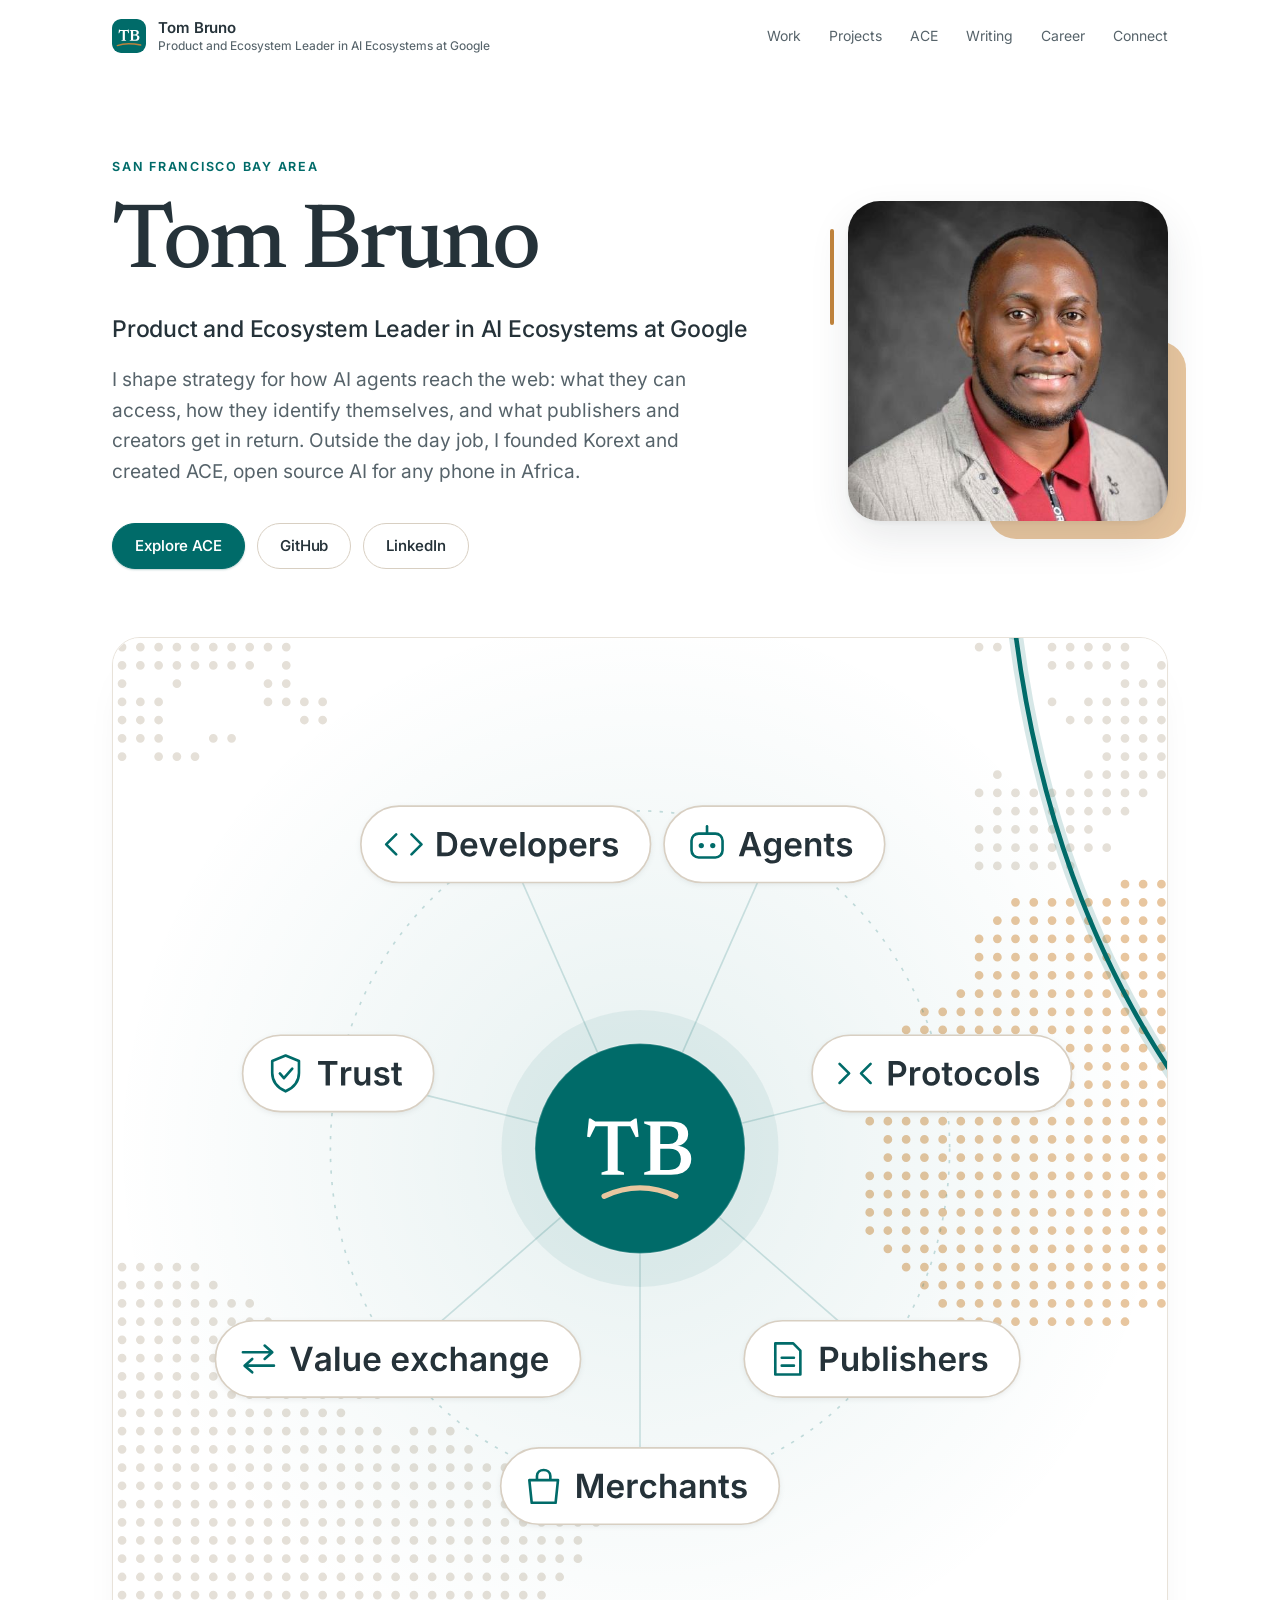
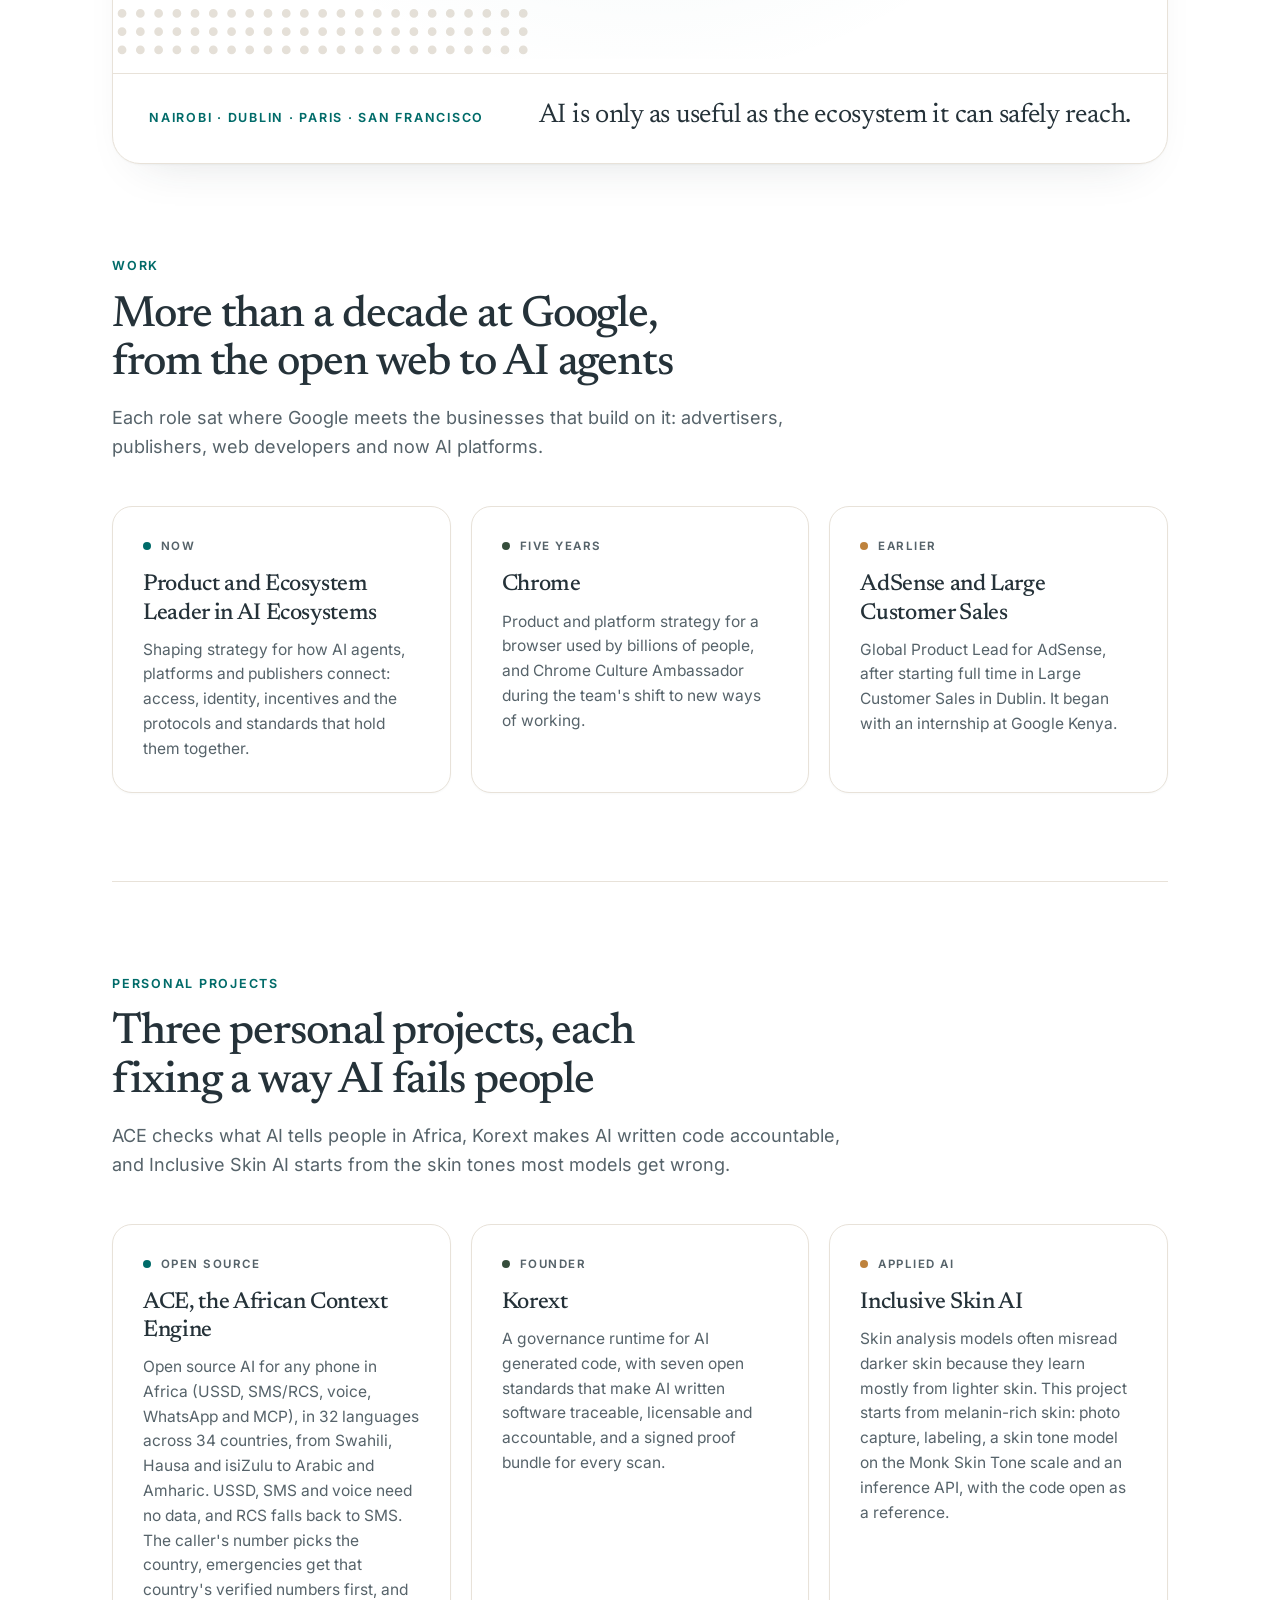
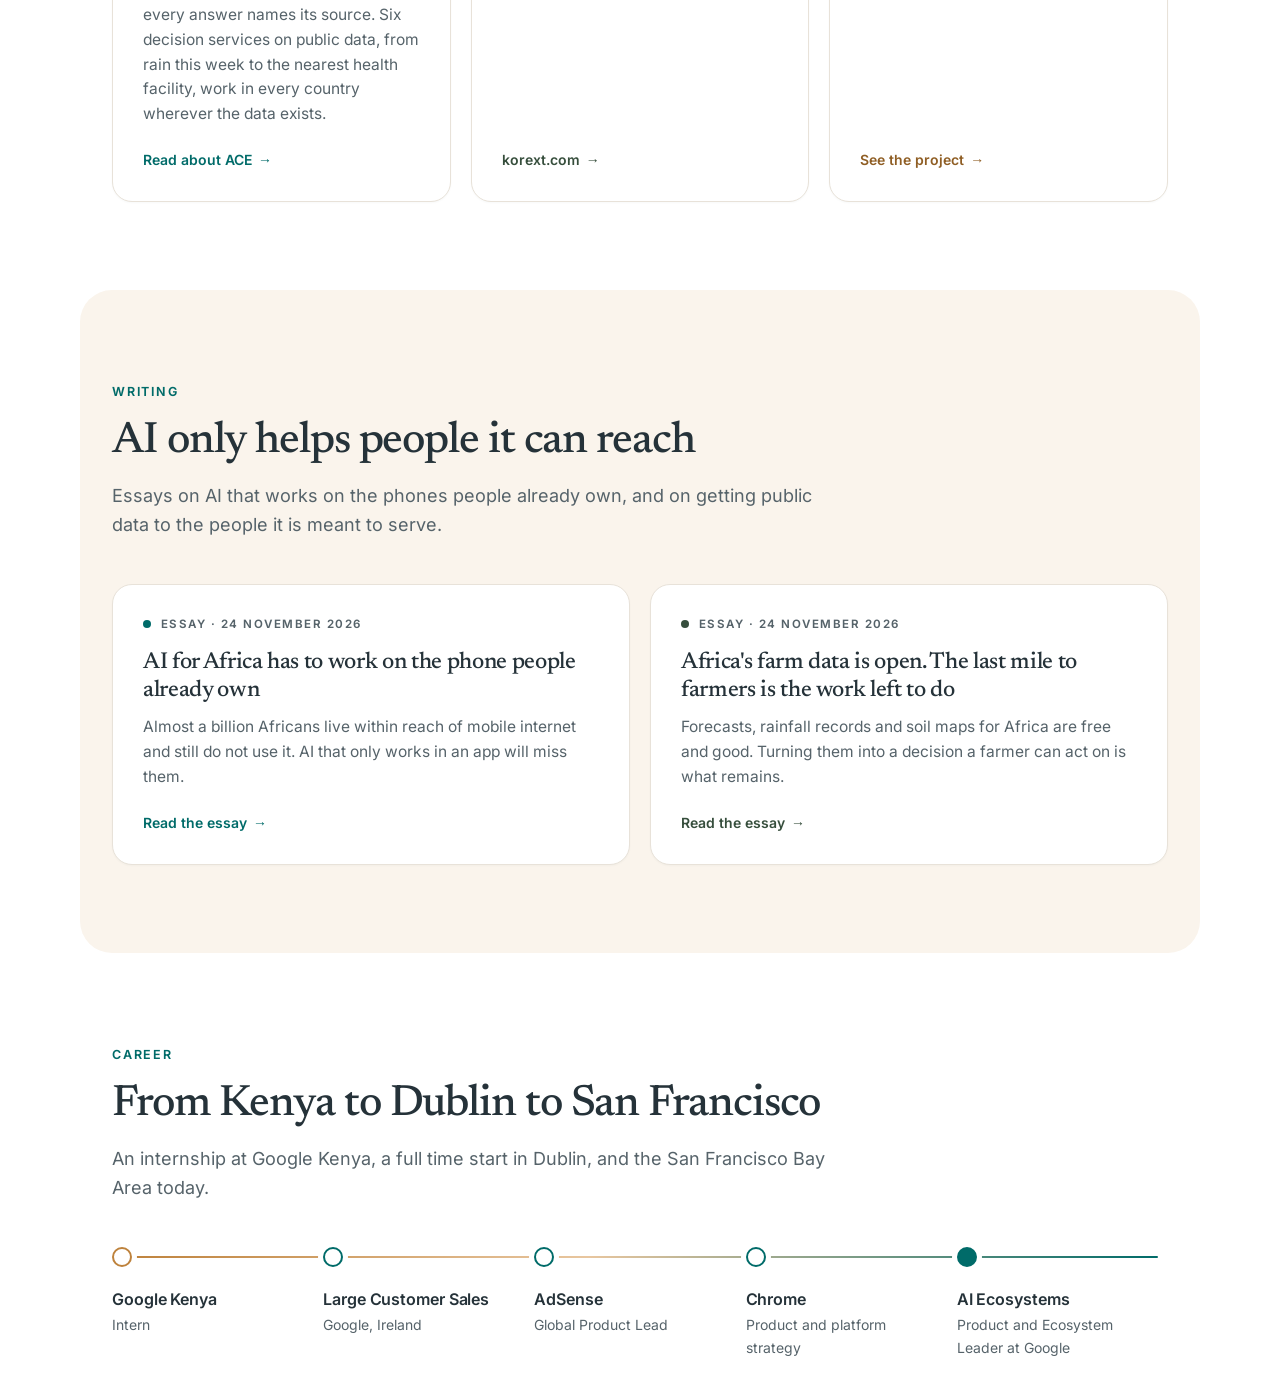
<file: index.html>
<!DOCTYPE html>
<html lang="en">
<head>
<meta charset="utf-8">
<meta name="viewport" content="width=device-width, initial-scale=1">
<title>Tom Bruno | Product and Ecosystem Leader in AI Ecosystems at Google</title>
<meta name="description" content="Tom Bruno, Product and Ecosystem Leader in AI Ecosystems at Google, founder of Korext and creator of ACE, open source AI for any phone in Africa.">
<meta name="keywords" content="Tom Bruno, Tom Bruno Makhanu, Tom Makhanu, tbrunoh, Product and Ecosystem Leader, AI Ecosystems, AI agents, agent protocols, Model Context Protocol, AI trust and safety, AI code governance, Korext, Korext founder, ACE, African Context Engine, context engineering, AI for Africa, ACE V2, public data for Africa, AI weather forecasts, Inclusive Skin AI, product strategy, platform strategy, Google, Chrome, AdSense, Kenya, Nairobi, Dublin, San Francisco Bay Area, Black Angel Group, Silicon Xchange, HEC Paris, UC Berkeley, TU Dublin, George Washington University">
<meta name="author" content="Tom Bruno">
<meta name="robots" content="index, follow, max-image-preview:large">
<link rel="canonical" href="https://tbrunoh.github.io/">
<link rel="icon" href="favicon.svg" type="image/svg+xml">
<link rel="icon" href="favicon-48.png" sizes="48x48" type="image/png">
<link rel="apple-touch-icon" href="apple-touch-icon.png">
<link rel="manifest" href="site.webmanifest">
<link rel="alternate" type="text/markdown" href="/llms.txt" title="Summary for AI agents">
<link rel="alternate" type="text/markdown" href="/llms-full.txt" title="Full text for AI agents">
<link rel="me" href="https://github.com/tbrunoh">
<link rel="me" href="https://www.linkedin.com/in/tbrunoh">
<link rel="me" href="https://github.com/tombruno-korext">
<meta name="theme-color" content="#FFFFFF">
<meta name="msvalidate.01" content="B6AB69B6CDF8BE3D750A9C9B6D77B34F">

<meta property="og:type" content="profile">
<meta property="og:site_name" content="Tom Bruno">
<meta property="og:locale" content="en_US">
<meta property="og:title" content="Tom Bruno | Product and Ecosystem Leader in AI Ecosystems at Google">
<meta property="og:description" content="Tom Bruno, Product and Ecosystem Leader in AI Ecosystems at Google, founder of Korext and creator of ACE, open source AI for any phone in Africa.">
<meta property="og:url" content="https://tbrunoh.github.io/">
<meta property="og:image" content="https://tbrunoh.github.io/og.png">
<meta property="og:image:width" content="1200">
<meta property="og:image:height" content="630">
<meta property="og:image:alt" content="Tom Bruno, Product and Ecosystem Leader in AI Ecosystems at Google">
<meta property="profile:first_name" content="Tom">
<meta property="profile:last_name" content="Bruno">
<meta name="twitter:card" content="summary_large_image">
<meta name="twitter:title" content="Tom Bruno | Product and Ecosystem Leader in AI Ecosystems at Google">
<meta name="twitter:description" content="Tom Bruno, Product and Ecosystem Leader in AI Ecosystems at Google, founder of Korext and creator of ACE, open source AI for any phone in Africa.">
<meta name="twitter:image" content="https://tbrunoh.github.io/og.png">
<meta name="twitter:image:alt" content="Tom Bruno, Product and Ecosystem Leader in AI Ecosystems at Google">

<script type="application/ld+json">
{
  "@context": "https://schema.org",
  "@graph": [
    {
      "@type": "Person",
      "@id": "https://tbrunoh.github.io/#person",
      "name": "Tom Bruno",
      "alternateName": [
        "Tom Bruno Makhanu",
        "Tom Makhanu",
        "tbrunoh"
      ],
      "givenName": "Tom",
      "familyName": "Bruno",
      "additionalName": "Makhanu",
      "url": "https://tbrunoh.github.io/",
      "image": "https://tbrunoh.github.io/assets/tom-bruno.jpg",
      "jobTitle": "Product and Ecosystem Leader in AI Ecosystems",
      "worksFor": {
        "@type": "Organization",
        "name": "Google",
        "url": "https://about.google/"
      },
      "description": "Product and Ecosystem Leader in AI Ecosystems at Google. Outside Google, founder of Korext and creator of ACE, the open source African Context Engine.",
      "homeLocation": {
        "@type": "Place",
        "name": "San Francisco Bay Area"
      },
      "birthPlace": {
        "@type": "Place",
        "name": "Kenya"
      },
      "affiliation": [
        {
          "@type": "Organization",
          "name": "Black Angel Group"
        },
        {
          "@type": "Organization",
          "name": "Silicon Xchange"
        }
      ],
      "alumniOf": [
        {
          "@type": "CollegeOrUniversity",
          "name": "Technological University Dublin"
        },
        {
          "@type": "CollegeOrUniversity",
          "name": "HEC Paris"
        },
        {
          "@type": "CollegeOrUniversity",
          "name": "University of California, Berkeley"
        }
      ],
      "knowsAbout": [
        "AI ecosystems",
        "AI agents",
        "Agent protocols and standards",
        "Model Context Protocol",
        "Content access for AI",
        "AI trust and safety",
        "Product strategy",
        "Platform strategy",
        "Open standards",
        "AI code governance",
        "Context engineering",
        "Mobile money",
        "Technology in Africa",
        "Venture investing in frontier markets"
      ],
      "sameAs": [
        "https://github.com/tbrunoh",
        "https://www.linkedin.com/in/tbrunoh",
        "https://github.com/tombruno-korext"
      ],
      "hasCredential": [
        {
          "@type": "EducationalOccupationalCredential",
          "credentialCategory": "degree",
          "name": "BS (Hons), Digital Technology, Design and Innovation",
          "recognizedBy": {
            "@type": "CollegeOrUniversity",
            "name": "Technological University Dublin"
          }
        },
        {
          "@type": "EducationalOccupationalCredential",
          "credentialCategory": "degree",
          "name": "MS, Innovation and Entrepreneurship",
          "recognizedBy": {
            "@type": "CollegeOrUniversity",
            "name": "HEC Paris"
          }
        },
        {
          "@type": "EducationalOccupationalCredential",
          "credentialCategory": "degree",
          "name": "MEng, AI/ML, Robotics and Controls",
          "recognizedBy": {
            "@type": "CollegeOrUniversity",
            "name": "University of California, Berkeley"
          }
        }
      ]
    },
    {
      "@type": "ProfilePage",
      "@id": "https://tbrunoh.github.io/#profilepage",
      "url": "https://tbrunoh.github.io/",
      "name": "Tom Bruno | Product and Ecosystem Leader in AI Ecosystems at Google",
      "dateCreated": "2026-11-23T18:00:00-08:00",
      "dateModified": "2026-11-27T18:30:00-08:00",
      "inLanguage": "en-US",
      "mainEntity": {
        "@id": "https://tbrunoh.github.io/#person"
      },
      "isPartOf": {
        "@id": "https://tbrunoh.github.io/#website"
      }
    },
    {
      "@type": "WebSite",
      "@id": "https://tbrunoh.github.io/#website",
      "url": "https://tbrunoh.github.io/",
      "name": "Tom Bruno",
      "author": {
        "@id": "https://tbrunoh.github.io/#person"
      }
    },
    {
      "@type": "SoftwareSourceCode",
      "name": "ACE: the African Context Engine",
      "description": "Checked, local, citable knowledge for Africa on any phone (USSD, SMS/RCS, voice, WhatsApp and MCP), with a safety rail, a Scam Shield and verified emergency numbers for 34 countries in 32 languages, each offered in the countries that speak it. Six decision services on dated public data cover every country wherever open data exists: rain this week, official warnings, nearest health facility, market prices, a pregnancy companion and a crop problem check.",
      "softwareVersion": "2.4.2",
      "isAccessibleForFree": true,
      "keywords": "AI for Africa, USSD, SMS, RCS, voice, WhatsApp, MCP, public data, AI weather forecasts, flood forecasts, emergency numbers, mobile money scams, Swahili, French, Portuguese, Arabic, Amharic, Afaan Oromo, Somali, Hausa, Yoruba, Igbo, Nigerian Pidgin, isiZulu, isiXhosa, Shona, Kinyarwanda, Lingala, Wolof, Tigrinya",
      "hasPart": {
        "@type": "CreativeWork",
        "name": "ACE V2 product design",
        "url": "https://github.com/tbrunoh/african-context-engine/tree/main/docs/v2",
        "datePublished": "2026-11-24",
        "author": {
          "@id": "https://tbrunoh.github.io/#person"
        }
      },
      "codeRepository": "https://github.com/tbrunoh/african-context-engine",
      "subjectOf": {
        "@id": "https://tbrunoh.github.io/ace/#webpage"
      },
      "programmingLanguage": "Python",
      "license": "https://www.apache.org/licenses/LICENSE-2.0",
      "creator": {
        "@id": "https://tbrunoh.github.io/#person"
      },
      "@id": "https://github.com/tbrunoh/african-context-engine",
      "url": "https://github.com/tbrunoh/african-context-engine"
    },
    {
      "@type": "Organization",
      "name": "Korext",
      "url": "https://korext.com",
      "founder": {
        "@id": "https://tbrunoh.github.io/#person"
      },
      "sameAs": [
        "https://github.com/korext",
        "https://oss.korext.com"
      ]
    }
  ]
}
</script>

<link rel="preload" href="/assets/fonts/newsreader-latin-wght-normal.woff2" as="font" type="font/woff2" crossorigin>
<link rel="preload" href="/assets/fonts/inter-latin-wght-normal.woff2" as="font" type="font/woff2" crossorigin>
<link rel="stylesheet" href="/assets/coast.css?v=20261125d">
</head>
<body>
<header class="topbar">
  <div class="wrap">
    <nav aria-label="Primary">
    <a class="mark" href="#top"><img src="favicon.svg" alt="" width="34" height="34"><span>Tom Bruno<small>Product and Ecosystem Leader in AI Ecosystems at Google</small></span></a>
    <div class="links"><a href="#work">Work</a><a href="#projects">Projects</a><a href="/ace/">ACE</a><a href="/writing/">Writing</a><a href="#career">Career</a><a href="#connect">Connect</a></div>
  </nav>
  </div>
</header>
<main class="wrap">

  <header class="hero" id="top">
    <div>
      <div class="eyebrow rise">San Francisco Bay Area</div>
      <h1 class="rise d1">Tom Bruno</h1>
      <p class="role rise d1">Product and Ecosystem Leader in AI Ecosystems at Google</p>
      <p class="lede rise d2">I shape strategy for how AI agents reach the web: what they can access, how they identify themselves, and what publishers and creators get in return. Outside the day job, I founded Korext and created ACE, open source AI for any phone in Africa.</p>
      <div class="cta rise d2">
        <a class="btn primary" href="/ace/">Explore ACE</a>
        <a class="btn" href="https://github.com/tbrunoh">GitHub</a>
        <a class="btn" href="https://www.linkedin.com/in/tbrunoh">LinkedIn</a>
      </div>
    </div>
    <div class="portrait rise d1"><img src="/assets/tom-bruno.jpg" alt="Portrait of Tom Bruno" width="300" height="300" fetchpriority="high" decoding="async"></div>
  </header>
  <figure class="panel journey rise d3">
    <picture><source media="(max-width: 640px)" srcset="/assets/journey-mobile.svg" width="640" height="620"><img src="/assets/journey.svg" width="1056" height="430" alt="A map of Tom Bruno's path from Nairobi, where it began, to Dublin, where his Google career started, to Paris for HEC Paris, to San Francisco today, with TB at the centre of agents, protocols, publishers, merchants, value exchange, trust and developers."></picture>
    <figcaption><span class="eyebrow">Nairobi · Dublin · Paris · San Francisco</span><q>AI is only as useful as the ecosystem it can safely reach.</q></figcaption>
  </figure>

  <section id="work" aria-labelledby="work-h">
    <div class="eyebrow">Work</div>
    <h2 id="work-h">More than a decade at Google, from the open web to AI agents</h2>
    <p class="intro">Each role sat where Google meets the businesses that build on it: advertisers, publishers, web developers and now AI platforms.</p>
    <div class="grid">
      <div class="card">
        <span class="tag t-tide">Now</span>
        <h3>Product and Ecosystem Leader in AI Ecosystems</h3>
        <p>Shaping strategy for how AI agents, platforms and publishers connect: access, identity, incentives and the protocols and standards that hold them together.</p>
      </div>
      <div class="card">
        <span class="tag t-canopy">Five years</span>
        <h3>Chrome</h3>
        <p>Product and platform strategy for a browser used by billions of people, and Chrome Culture Ambassador during the team's shift to new ways of working.</p>
      </div>
      <div class="card">
        <span class="tag t-gold">Earlier</span>
        <h3>AdSense and Large Customer Sales</h3>
        <p>Global Product Lead for AdSense, after starting full time in Large Customer Sales in Dublin. It began with an internship at Google Kenya.</p>
      </div>
    </div>
  </section>

  <section id="projects" aria-labelledby="projects-h">
    <div class="eyebrow">Personal projects</div>
    <h2 id="projects-h">Three personal projects, each fixing a way AI fails people</h2>
    <p class="intro">ACE checks what AI tells people in Africa, Korext makes AI written code accountable, and Inclusive Skin AI starts from the skin tones most models get wrong.</p>
    <div class="grid">
      <a class="card" href="/ace/">
        <span class="tag t-tide">Open source</span>
        <h3>ACE, the African Context Engine</h3>
        <p>Open source AI for any phone in Africa (USSD, SMS/RCS, voice, WhatsApp and MCP), in 32 languages across 34 countries, from Swahili, Hausa and isiZulu to Arabic and Amharic. USSD, SMS and voice need no data, and RCS falls back to SMS. The caller's number picks the country, emergencies get that country's verified numbers first, and every answer names its source. Six decision services on public data, from rain this week to the nearest health facility, work in every country wherever the data exists.</p>
        <span class="go t-tide">Read about ACE</span>
      </a>
      <a class="card" href="https://korext.com">
        <span class="tag t-canopy">Founder</span>
        <h3>Korext</h3>
        <p>A governance runtime for AI generated code, with seven open standards that make AI written software traceable, licensable and accountable, and a signed proof bundle for every scan.</p>
        <span class="go t-canopy">korext.com</span>
      </a>
      <a class="card" href="https://github.com/tbrunoh#inclusive-skin-ai">
        <span class="tag t-gold">Applied AI</span>
        <h3>Inclusive Skin AI</h3>
        <p>Skin analysis models often misread darker skin because they learn mostly from lighter skin. This project starts from melanin-rich skin: photo capture, labeling, a skin tone model on the Monk Skin Tone scale and an inference API, with the code open as a reference.</p>
        <span class="go t-gold">See the project</span>
      </a>
    </div>
  </section>

  <section id="writing" class="warm" aria-labelledby="writing-h">
    <div class="eyebrow">Writing</div>
    <h2 id="writing-h">AI only helps people it can reach</h2>
    <p class="intro">Essays on AI that works on the phones people already own, and on getting public data to the people it is meant to serve.</p>
    <div class="grid pair">
      <a class="card" href="/writing/ai-for-africa-basic-phones/">
        <span class="tag t-tide">Essay · 24 November 2026</span>
        <h3>AI for Africa has to work on the phone people already own</h3>
        <p>Almost a billion Africans live within reach of mobile internet and still do not use it. AI that only works in an app will miss them.</p>
        <span class="go t-tide">Read the essay</span>
      </a>
      <a class="card" href="/writing/africa-farm-data-last-mile/">
        <span class="tag t-canopy">Essay · 24 November 2026</span>
        <h3>Africa's farm data is open. The last mile to farmers is the work left to do</h3>
        <p>Forecasts, rainfall records and soil maps for Africa are free and good. Turning them into a decision a farmer can act on is what remains.</p>
        <span class="go t-canopy">Read the essay</span>
      </a>
    </div>
  </section>

  <section id="career" aria-labelledby="career-h">
    <div class="eyebrow">Career</div>
    <h2 id="career-h">From Kenya to Dublin to San Francisco</h2>
    <p class="intro">An internship at Google Kenya, a full time start in Dublin, and the San Francisco Bay Area today.</p>
    <div class="timeline">
      <div class="step"><div class="dot"></div><h3 class="minor">Google Kenya</h3><p>Intern</p></div>
      <div class="step"><div class="dot"></div><h3 class="minor">Large Customer Sales</h3><p>Google, Ireland</p></div>
      <div class="step"><div class="dot"></div><h3 class="minor">AdSense</h3><p>Global Product Lead</p></div>
      <div class="step"><div class="dot"></div><h3 class="minor">Chrome</h3><p>Product and platform strategy</p></div>
      <div class="step"><div class="dot"></div><h3 class="minor">AI Ecosystems</h3><p>Product and Ecosystem Leader at Google</p></div>
    </div>
    <div class="edu">
      <div><h3 class="minor">TU Dublin</h3><p>BS (Hons), Digital Technology, Design and Innovation</p></div>
      <div><h3 class="minor">HEC Paris</h3><p>MS, Innovation and Entrepreneurship</p></div>
      <div><h3 class="minor">UC Berkeley</h3><p>MEng, AI/ML, Robotics and Controls</p></div>
      <div><h3 class="minor">George Washington University</h3><p>D.Eng, Artificial Intelligence and Machine Learning</p><div class="live">IN PROGRESS</div></div>
    </div>
    <p class="bio">Born and raised in Kenya. By day I am a Product and Ecosystem Leader in AI Ecosystems at Google, where I have spent more than a decade, including five years shaping product and platform strategy for Chrome, used by billions of people. I invest in technology led founders in frontier markets with Black Angel Group and advise Silicon Xchange, which connects Silicon Valley and Africa.</p>
  </section>

</main>
<footer id="connect" class="wrap">
  <img class="contours" src="/assets/contours.svg" alt="" width="1200" height="72" loading="lazy">
  <div class="row">
    <div class="who">
      <span>© 2026 Tom Bruno · Product and Ecosystem Leader in AI Ecosystems at Google</span>
      <span class="aka">Full name: Tom Bruno Makhanu</span>
    </div>
    <div class="links">
      <a href="https://github.com/tbrunoh">GitHub</a>
      <a href="https://www.linkedin.com/in/tbrunoh">LinkedIn</a>
      <a href="https://korext.com">Korext</a>
      <a href="https://oss.korext.com">Korext Open Standards</a>
      <a href="/ace/">ACE</a>
      <a href="/writing/">Writing</a>
    </div>
  </div>
</footer>
<script>
  (function () {
    var bar = document.querySelector('.topbar');
    if (!bar) return;
    var on = function () { bar.classList.toggle('scrolled', window.scrollY > 8); };
    on(); window.addEventListener('scroll', on, { passive: true });
  })();
</script>
</body>
</html>
</file>
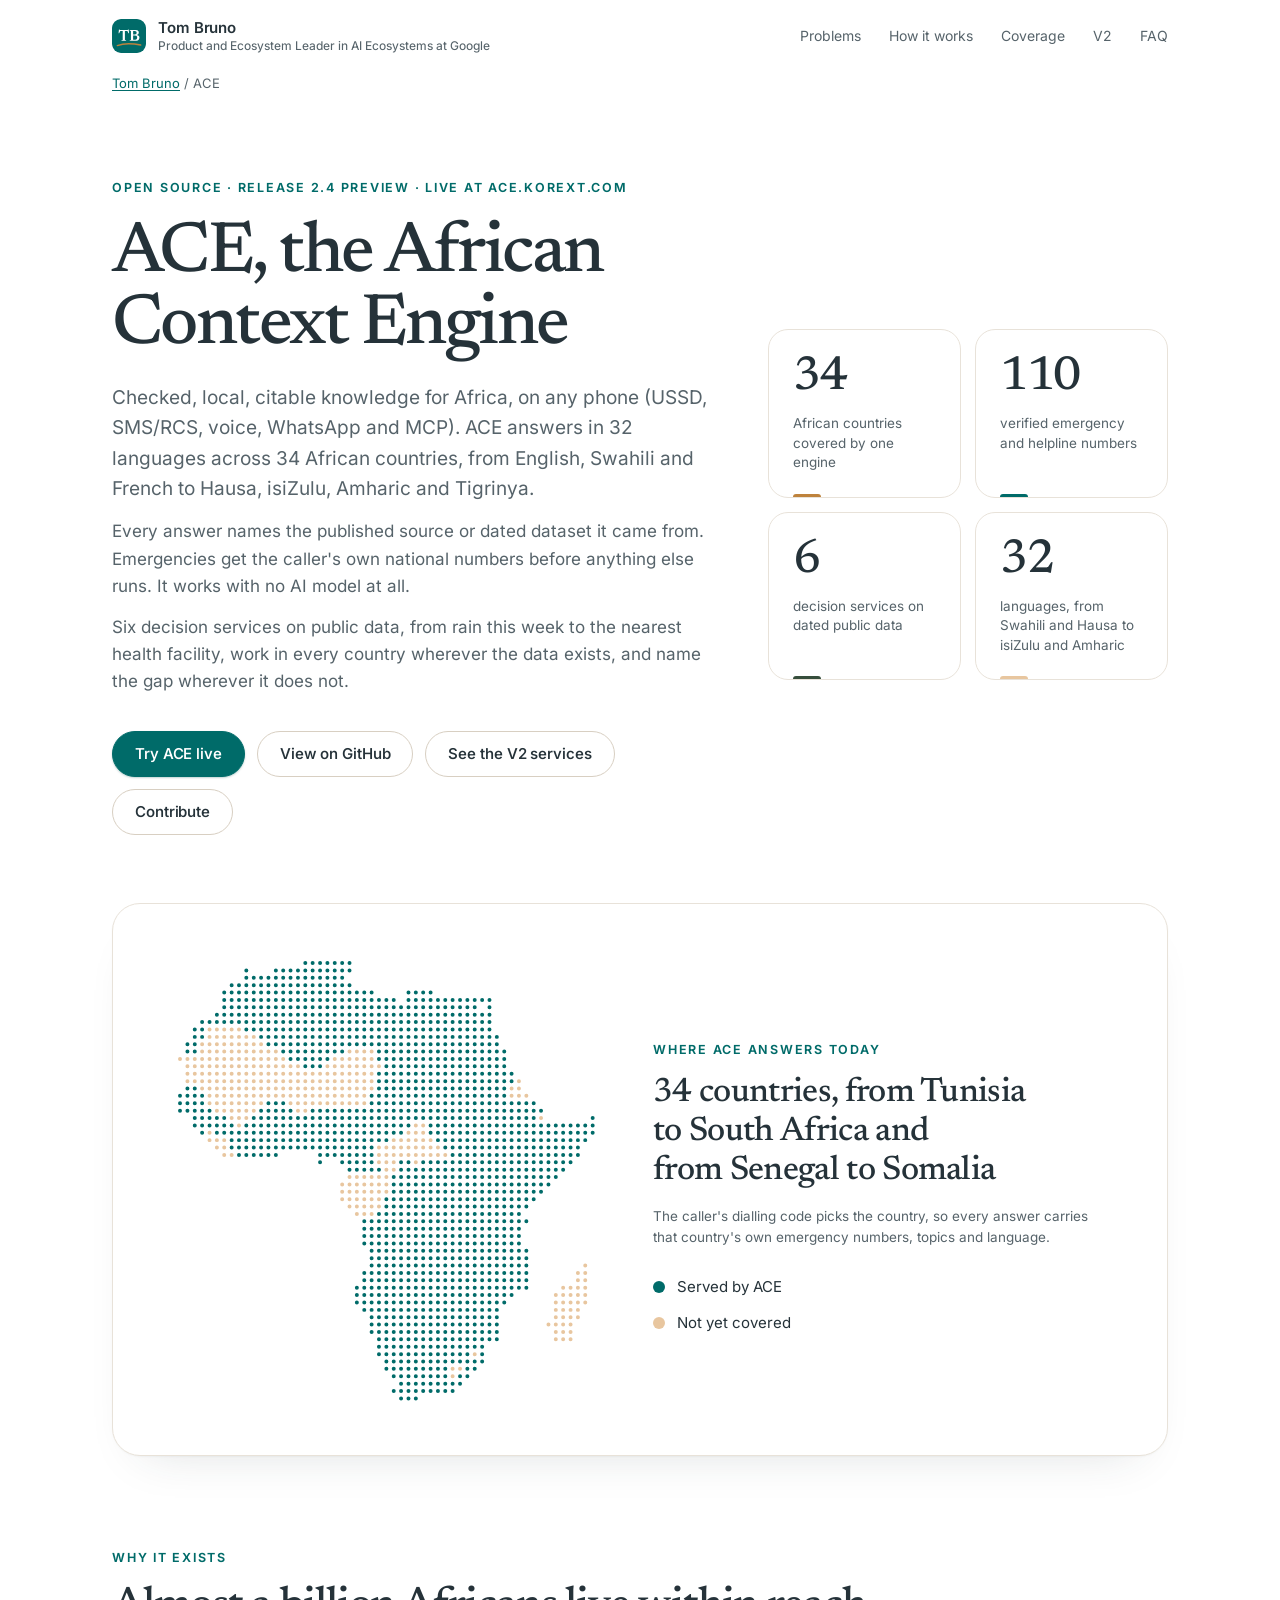
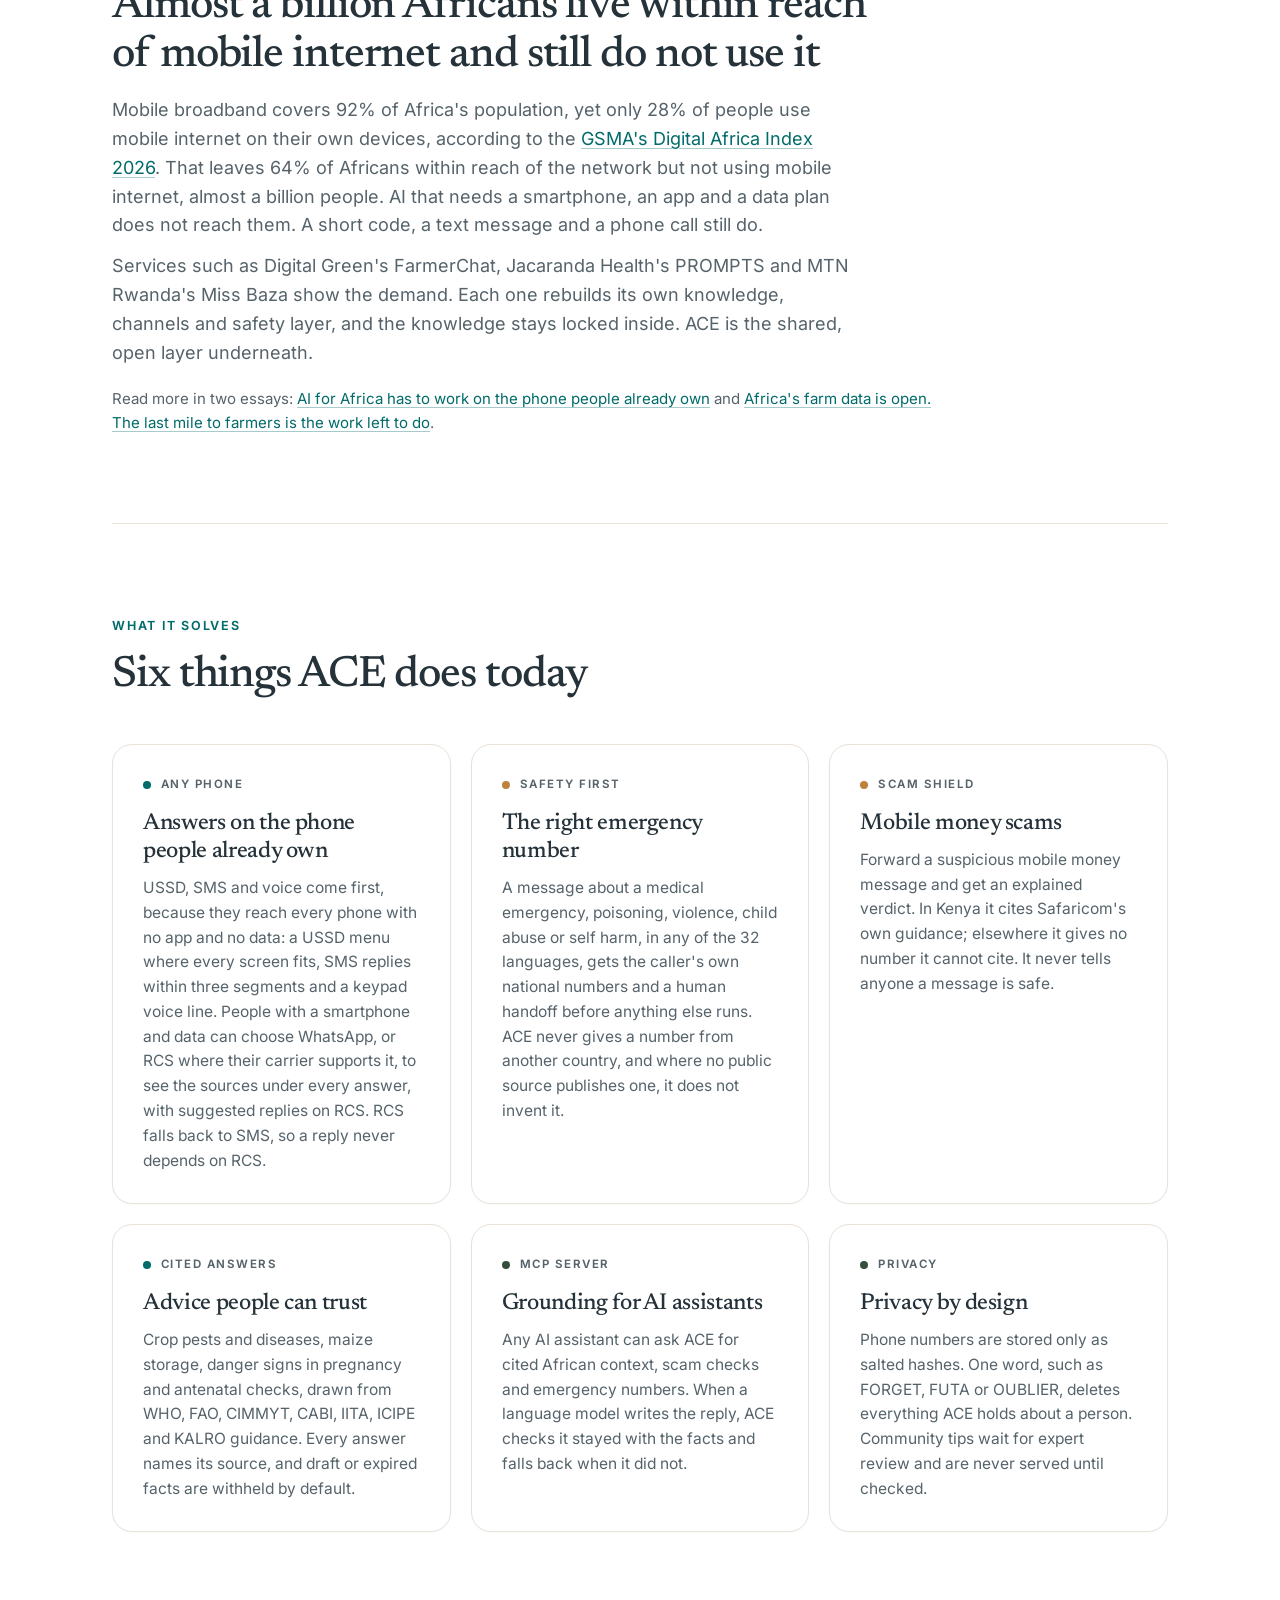
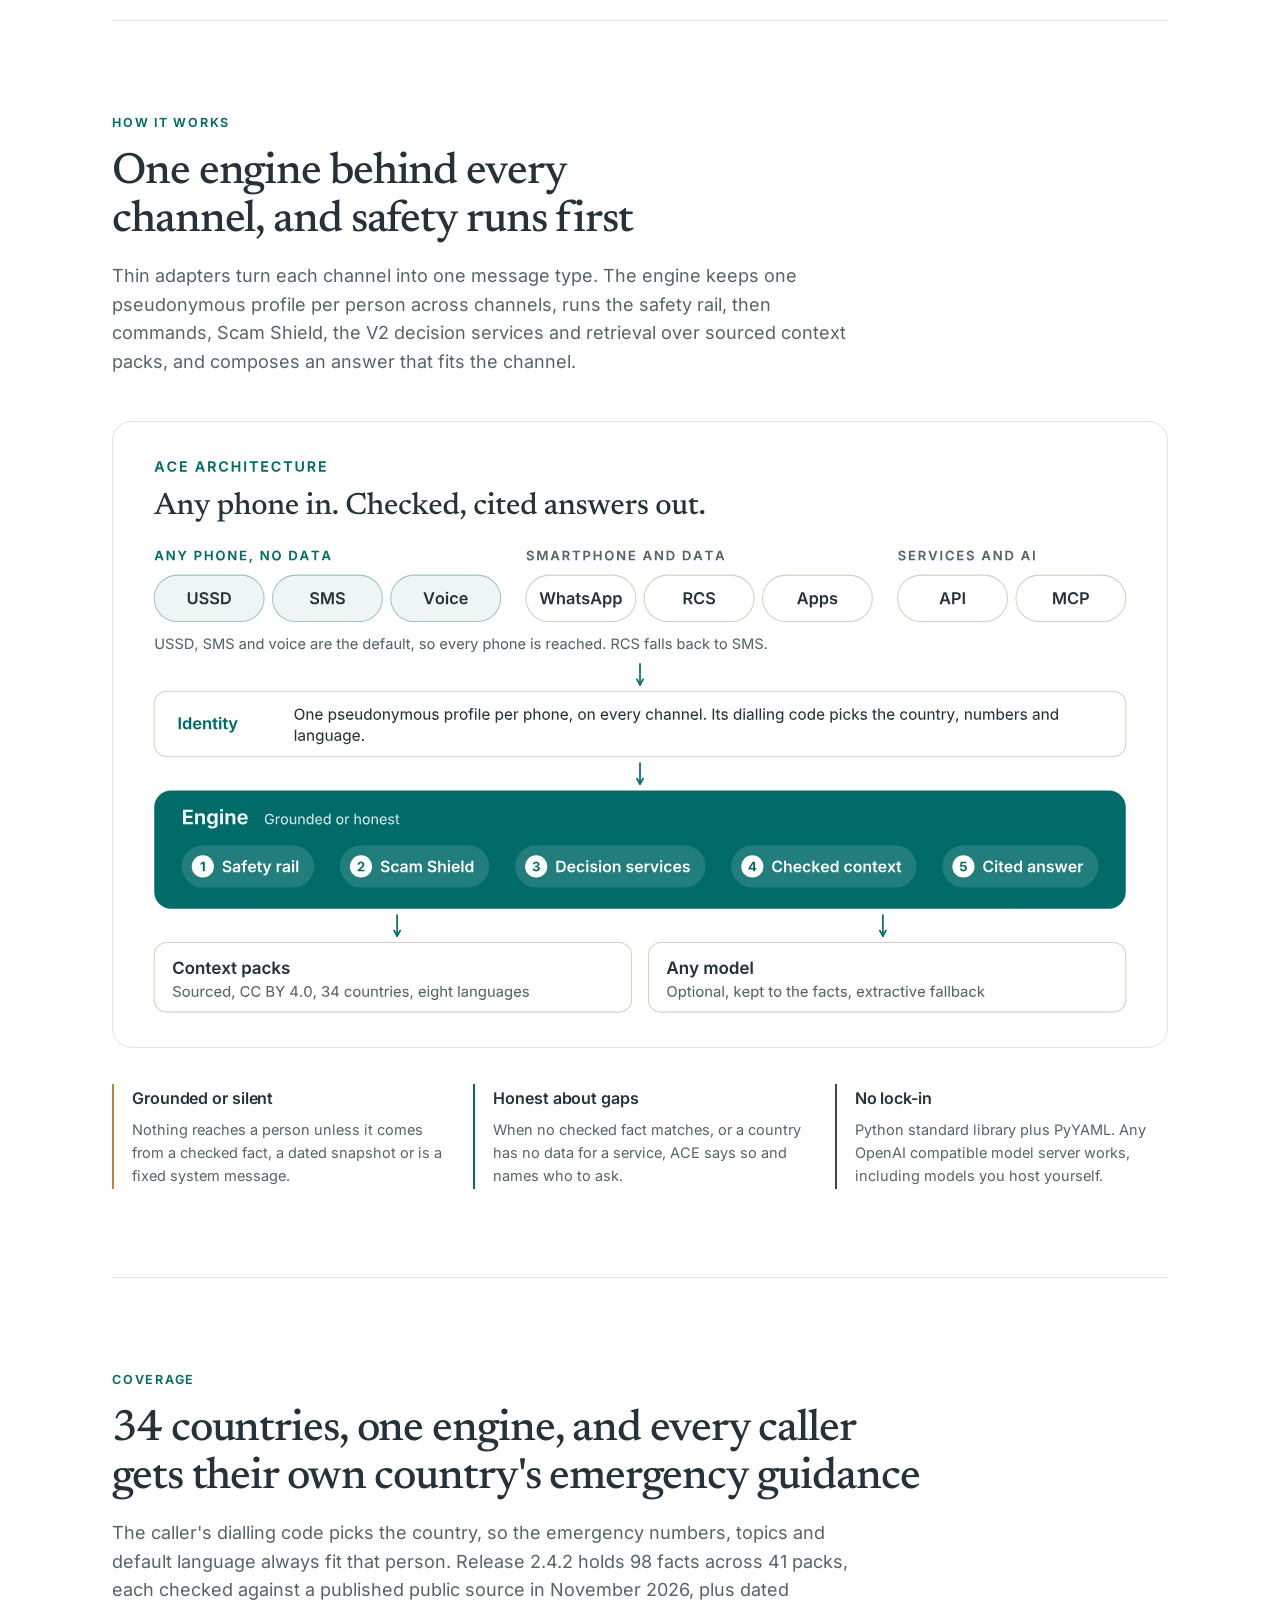
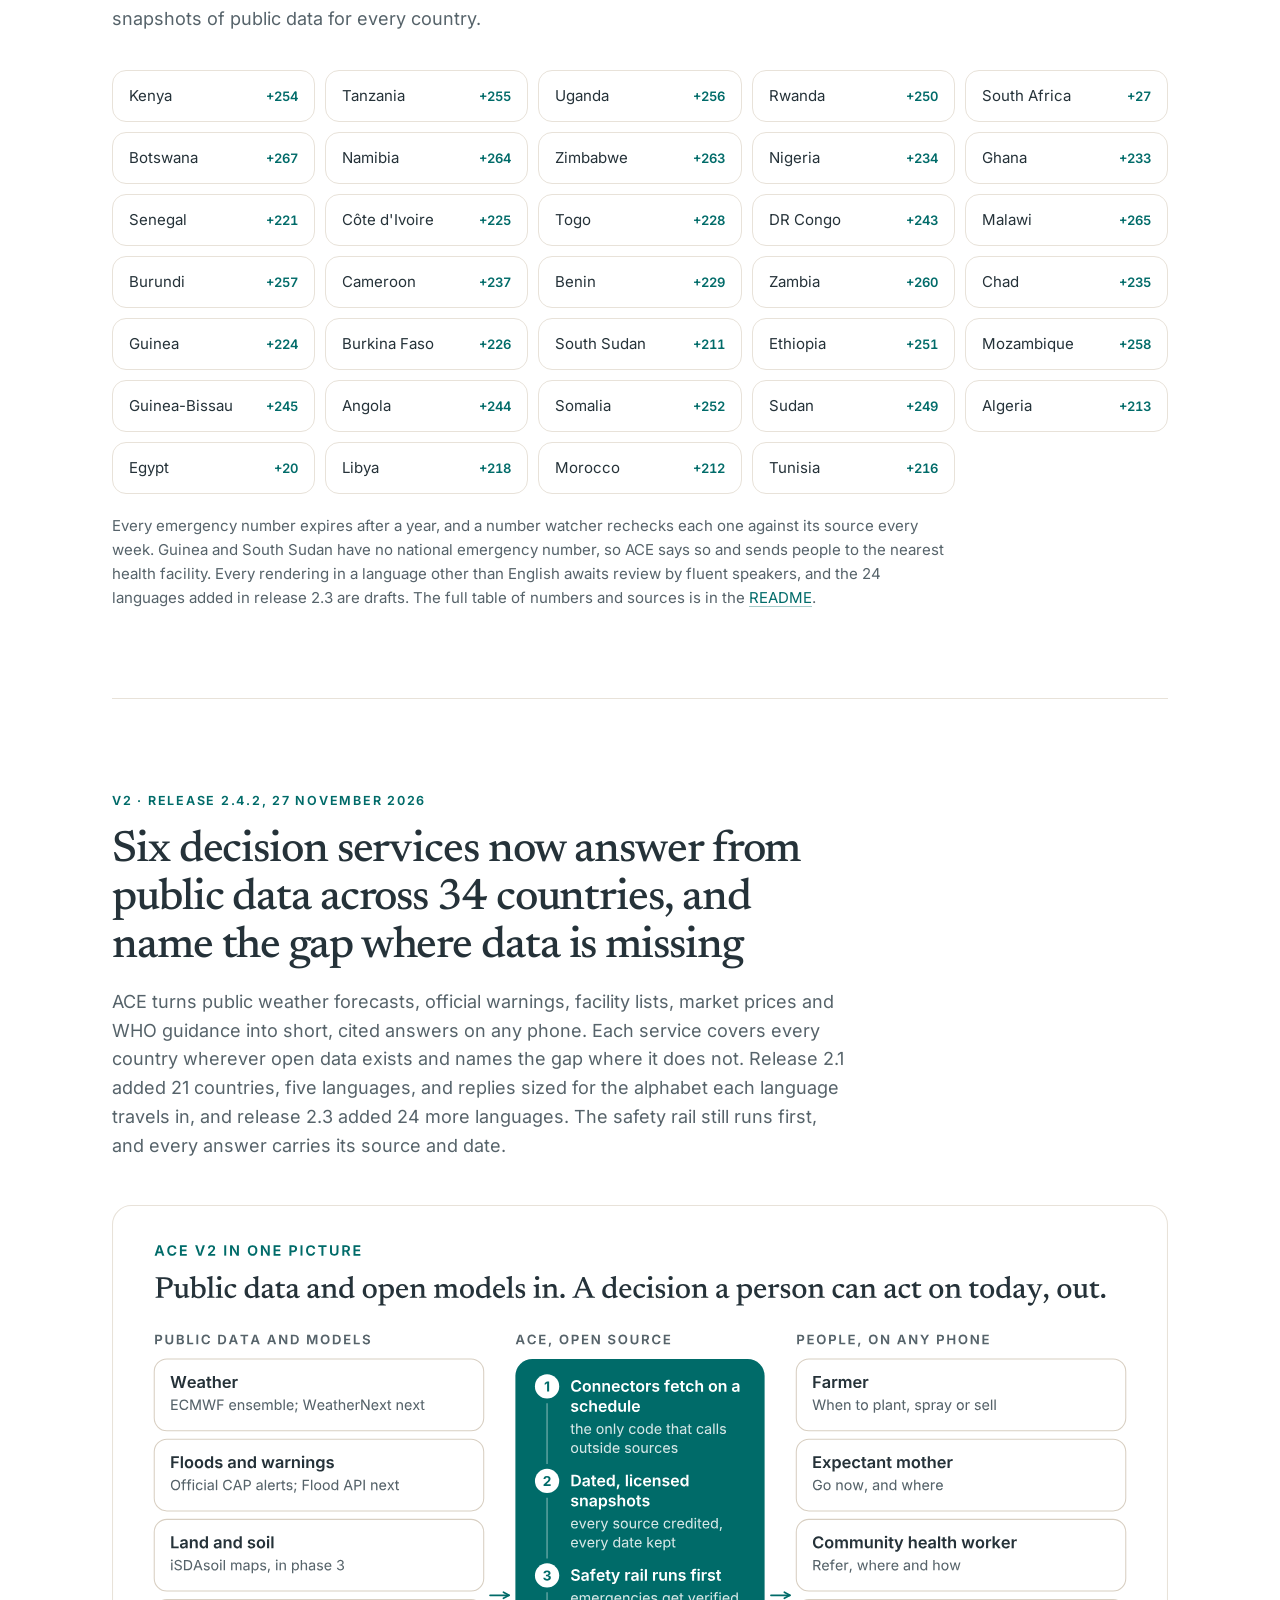
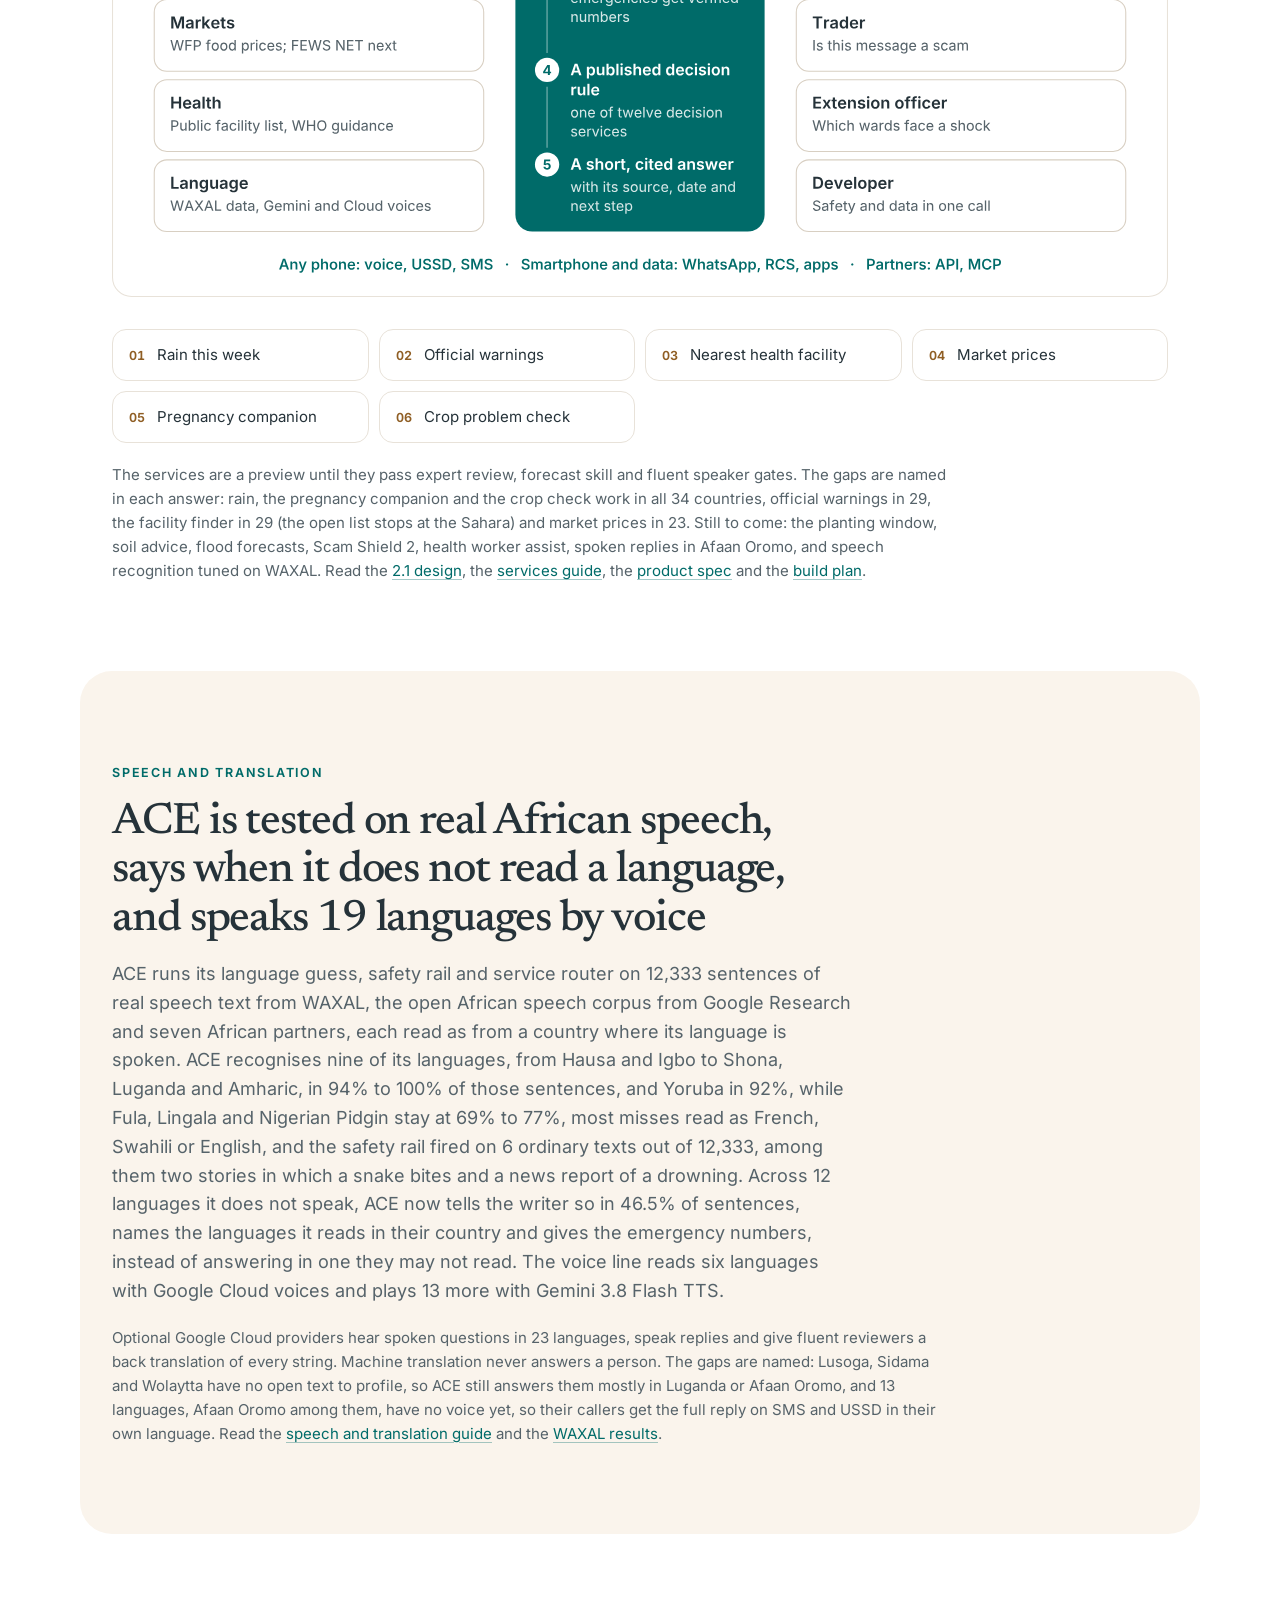
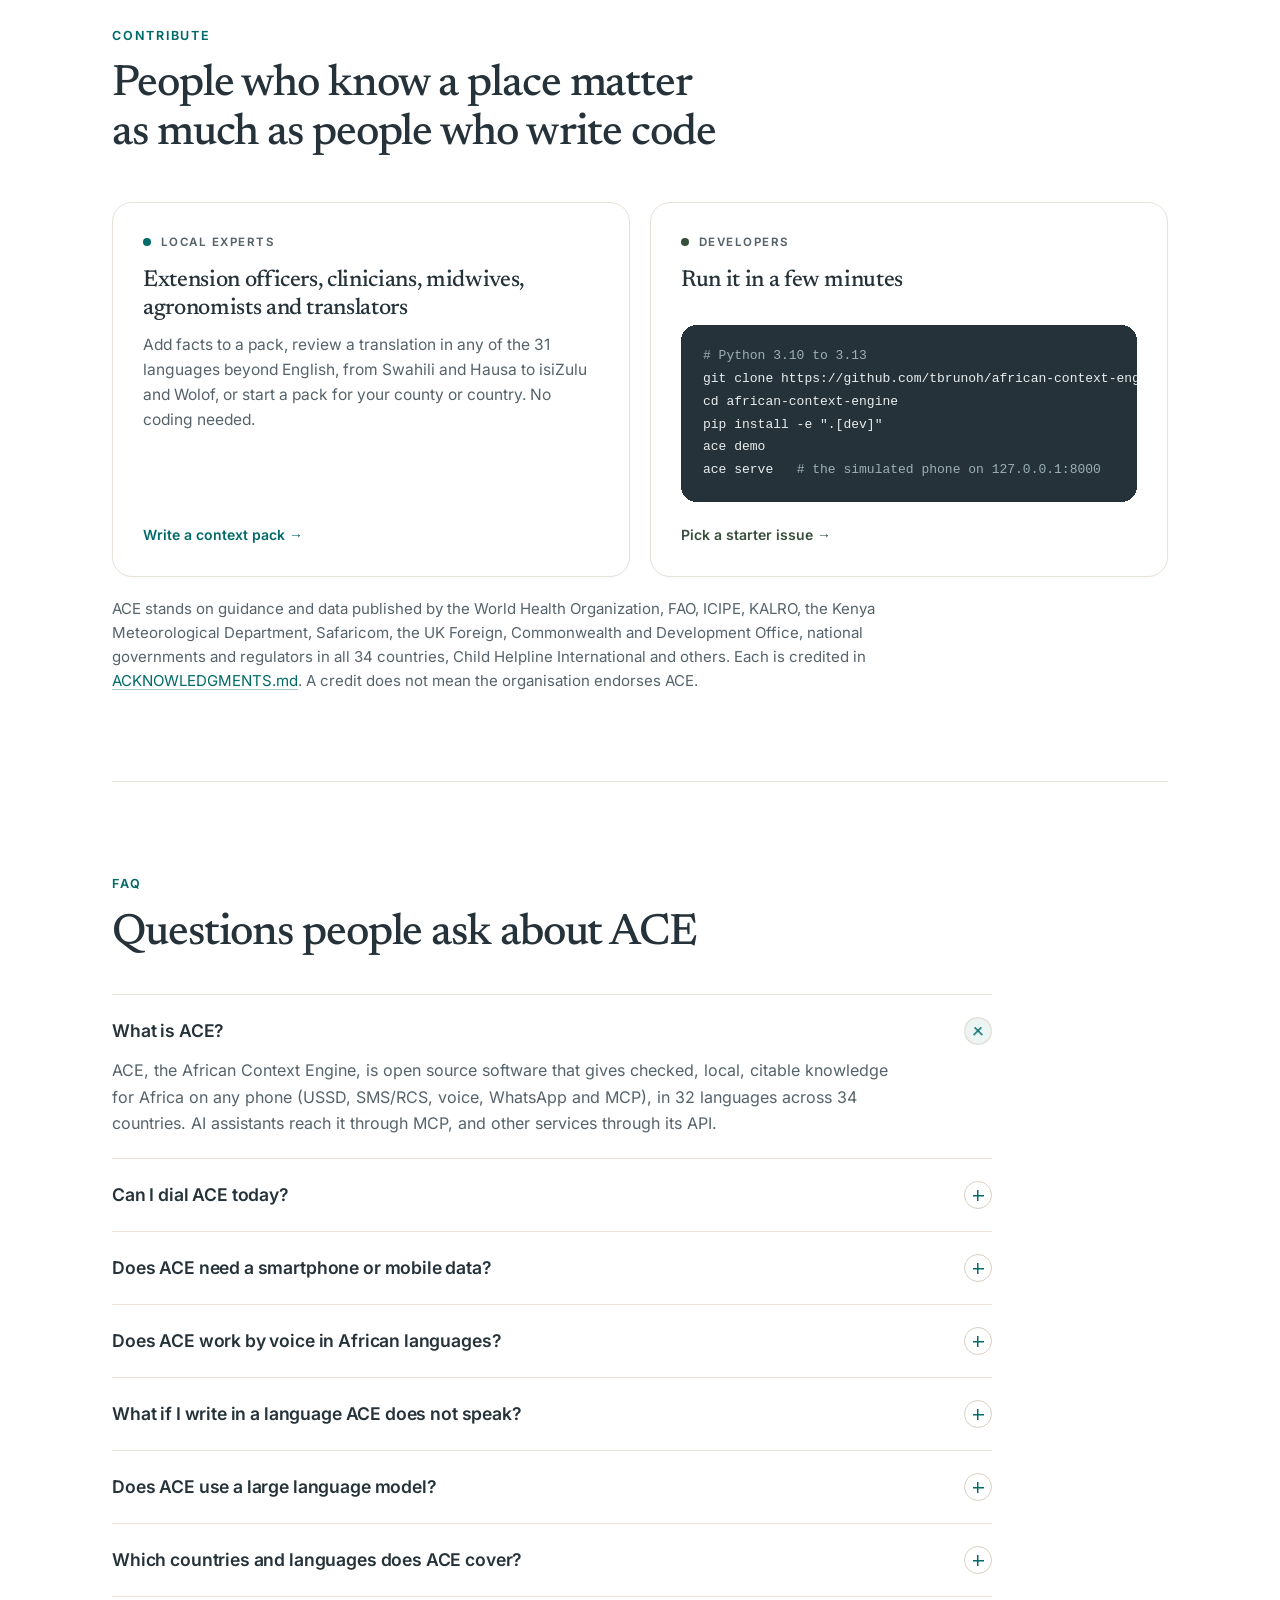
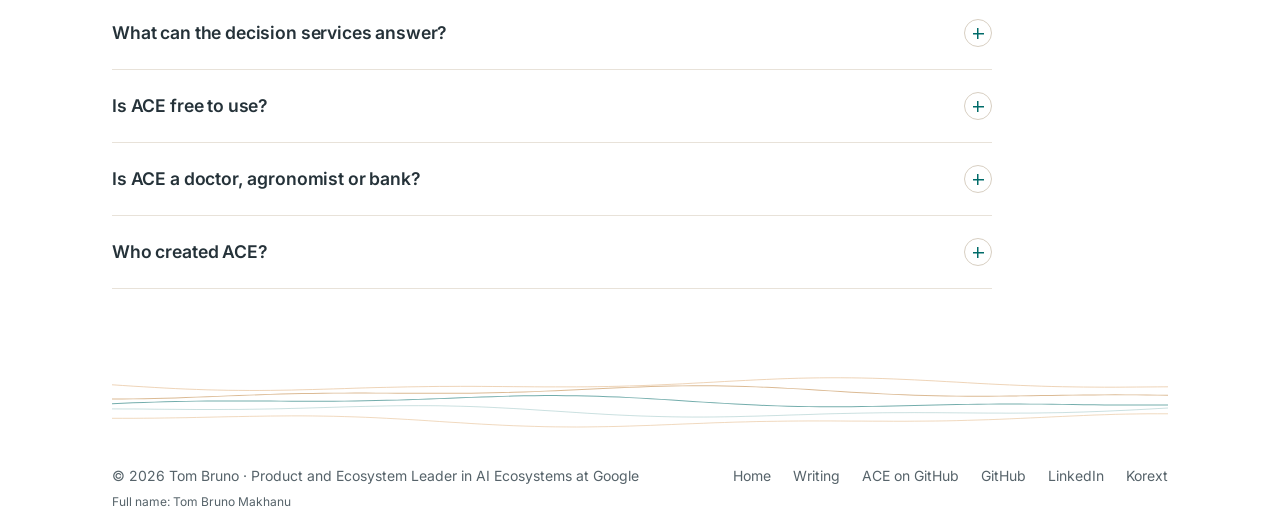
<file: ace/index.html>
<!DOCTYPE html>
<html lang="en">
<head>
<meta charset="utf-8">
<meta name="viewport" content="width=device-width, initial-scale=1">
<title>ACE, the African Context Engine: open source AI for Africa</title>
<meta name="description" content="ACE gives checked, cited answers for Africa on any phone (USSD, SMS/RCS, voice, WhatsApp and MCP), in 32 languages across 34 countries. Open source.">
<meta name="author" content="Tom Bruno">
<meta name="robots" content="index, follow, max-image-preview:large">
<link rel="canonical" href="https://tbrunoh.github.io/ace/">
<link rel="icon" href="/favicon.svg" type="image/svg+xml">
<link rel="icon" href="/favicon-48.png" sizes="48x48" type="image/png">
<link rel="apple-touch-icon" href="/apple-touch-icon.png">
<link rel="manifest" href="/site.webmanifest">
<link rel="alternate" type="text/markdown" href="/llms.txt" title="Summary for AI agents">
<link rel="alternate" type="text/markdown" href="/llms-full.txt" title="Full text for AI agents">
<meta name="theme-color" content="#FFFFFF">

<meta property="og:type" content="website">
<meta property="og:site_name" content="Tom Bruno">
<meta property="og:locale" content="en_US">
<meta property="og:title" content="ACE, the African Context Engine">
<meta property="og:description" content="ACE gives checked, cited answers for Africa on any phone (USSD, SMS/RCS, voice, WhatsApp and MCP), in 32 languages across 34 countries. Open source.">
<meta property="og:url" content="https://tbrunoh.github.io/ace/">
<meta property="og:image" content="https://tbrunoh.github.io/ace/og.png">
<meta property="og:image:width" content="1200">
<meta property="og:image:height" content="630">
<meta property="og:image:alt" content="ACE, the African Context Engine: checked, local, citable knowledge for Africa, on any phone">
<meta name="twitter:card" content="summary_large_image">
<meta name="twitter:title" content="ACE, the African Context Engine">
<meta name="twitter:description" content="ACE gives checked, cited answers for Africa on any phone (USSD, SMS/RCS, voice, WhatsApp and MCP), in 32 languages across 34 countries. Open source.">
<meta name="twitter:image" content="https://tbrunoh.github.io/ace/og.png">
<meta name="twitter:image:alt" content="ACE, the African Context Engine: checked, local, citable knowledge for Africa, on any phone">

<script type="application/ld+json">
{
  "@context": "https://schema.org",
  "@graph": [
    {
      "@type": "WebPage",
      "@id": "https://tbrunoh.github.io/ace/#webpage",
      "url": "https://tbrunoh.github.io/ace/",
      "name": "ACE, the African Context Engine: open source AI for Africa",
      "description": "ACE gives checked, cited answers for Africa on any phone (USSD, SMS/RCS, voice, WhatsApp and MCP), in 32 languages across 34 countries. Open source.",
      "inLanguage": "en-US",
      "datePublished": "2026-11-24T13:00:00-08:00",
      "dateModified": "2026-11-27T18:30:00-08:00",
      "primaryImageOfPage": {
        "@type": "ImageObject",
        "url": "https://tbrunoh.github.io/ace/og.png",
        "width": 1200,
        "height": 630
      },
      "about": {
        "@id": "https://github.com/tbrunoh/african-context-engine"
      },
      "author": {
        "@id": "https://tbrunoh.github.io/#person"
      },
      "isPartOf": {
        "@id": "https://tbrunoh.github.io/#website"
      },
      "breadcrumb": {
        "@id": "https://tbrunoh.github.io/ace/#breadcrumb"
      }
    },
    {
      "@type": "BreadcrumbList",
      "@id": "https://tbrunoh.github.io/ace/#breadcrumb",
      "itemListElement": [
        {
          "@type": "ListItem",
          "position": 1,
          "name": "Tom Bruno",
          "item": "https://tbrunoh.github.io/"
        },
        {
          "@type": "ListItem",
          "position": 2,
          "name": "ACE",
          "item": "https://tbrunoh.github.io/ace/"
        }
      ]
    },
    {
      "@type": "SoftwareSourceCode",
      "@id": "https://github.com/tbrunoh/african-context-engine",
      "name": "ACE: the African Context Engine",
      "alternateName": "African Context Engine",
      "description": "Checked, local, citable knowledge for Africa on any phone (USSD, SMS/RCS, voice, WhatsApp and MCP), with a safety rail, a Scam Shield and verified emergency numbers for 34 countries in 32 languages, each offered in the countries that speak it. Six decision services on dated public data cover every country wherever open data exists: rain this week, official warnings, nearest health facility, market prices, a pregnancy companion and a crop problem check. Release 2.1 preview added 21 countries and five languages. Release 2.2 preview added speech and translation, and Amharic and Somali on the voice line; its third build, 2.2.0b3, shipped RCS with SMS fallback. Release 2.3 preview, 2.3.0b1, adds 24 languages, each offered in the countries that speak it, and 2.3.0b2 removes the last defaults that assumed a caller is in Kenya. Release 2.4 preview, 2.4.0b1 to 2.4.1, runs the live demonstration at ace.korext.com and adds fire, drowning, stabbing and road accidents to the safety rail.",
      "url": "https://github.com/tbrunoh/african-context-engine",
      "codeRepository": "https://github.com/tbrunoh/african-context-engine",
      "programmingLanguage": "Python",
      "softwareVersion": "2.4.2",
      "license": "https://www.apache.org/licenses/LICENSE-2.0",
      "identifier": "https://doi.org/10.5281/zenodo.24565737",
      "isAccessibleForFree": true,
      "keywords": "AI for Africa, USSD, SMS, RCS, voice, WhatsApp, MCP, emergency numbers, mobile money scams, fall armyworm, maternal health, Swahili, French, Portuguese, Arabic, Amharic, Afaan Oromo, Somali, Hausa, Yoruba, Igbo, Nigerian Pidgin, isiZulu, isiXhosa, Shona, Kinyarwanda, Lingala, Wolof, Tigrinya, public data, AI weather forecasts, early warnings, market prices, health facilities, antenatal care",
      "subjectOf": {
        "@id": "https://tbrunoh.github.io/ace/#webpage"
      },
      "creator": {
        "@id": "https://tbrunoh.github.io/#person"
      }
    },
    {
      "@type": "Person",
      "@id": "https://tbrunoh.github.io/#person",
      "name": "Tom Bruno",
      "url": "https://tbrunoh.github.io/"
    },
    {
      "@type": "WebSite",
      "@id": "https://tbrunoh.github.io/#website",
      "url": "https://tbrunoh.github.io/",
      "name": "Tom Bruno"
    },
    {
      "@type": "FAQPage",
      "@id": "https://tbrunoh.github.io/ace/#faq",
      "mainEntity": [
        {
          "@type": "Question",
          "name": "What is ACE?",
          "acceptedAnswer": {
            "@type": "Answer",
            "text": "ACE, the African Context Engine, is open source software that gives checked, local, citable knowledge for Africa on any phone (USSD, SMS/RCS, voice, WhatsApp and MCP), in 32 languages across 34 countries. AI assistants reach it through MCP, and other services through its API."
          }
        },
        {
          "@type": "Question",
          "name": "Can I dial ACE today?",
          "acceptedAnswer": {
            "@type": "Answer",
            "text": "Not on a real phone line yet. ACE is software that a ministry, NGO, telecom or startup deploys behind its own short code, phone line, WhatsApp number or RCS agent. Anyone can try it today at ace.korext.com, a simulated phone for USSD, SMS, voice, WhatsApp and RCS, or run the same phone locally with ace serve."
          }
        },
        {
          "@type": "Question",
          "name": "Does ACE need a smartphone or mobile data?",
          "acceptedAnswer": {
            "@type": "Answer",
            "text": "No. USSD, SMS and voice are the default, because they reach any mobile phone with no app and no data plan. People with a smartphone and data can choose WhatsApp, or RCS where their carrier supports it, to see the sources under every answer, with suggested replies on RCS. RCS falls back to SMS, so a reply never depends on RCS; it shipped in release 2.2.0b3 and is switched on country by country. Apps and web pages can also be built on the ACE API."
          }
        },
        {
          "@type": "Question",
          "name": "Does ACE work by voice in African languages?",
          "acceptedAnswer": {
            "@type": "Answer",
            "text": "Yes, in 19 of ACE's 32 languages. The keypad voice line works on any phone. It reads English, Swahili, French, Portuguese, Arabic and Afrikaans with Google Cloud voices, and plays Amharic, Somali, Hausa, Igbo, Sesotho, Chichewa, Bemba, Kinyarwanda, Luganda, Lingala, Akan, Dyula and Tigrinya audio made with Gemini TTS when the operator adds a Gemini API key. Afaan Oromo, Yoruba, isiZulu and ten other languages have no voice yet, so those callers hear the next language of their country with a voice and get the full reply on SMS and USSD in their own language. Spoken questions work through Google speech recognition in 23 languages."
          }
        },
        {
          "@type": "Question",
          "name": "What if I write in a language ACE does not speak?",
          "acceptedAnswer": {
            "@type": "Answer",
            "text": "ACE tells you. It compares each message with letter profiles of its 32 languages and of 49 languages it does not speak, such as Gikuyu, Dholuo, Dagbani and Malagasy. A message plainly in one of those gets a short reply, in your country's language, that ACE does not read this language yet, which languages it does read there, and your country's emergency numbers. Names, place names and links are left out before ACE judges, English is read in every country, ACE languages written from a neighbouring country are read, and emergencies ACE recognises still get the emergency reply first. On real speech from WAXAL, ACE says so for 46.5% of sentences in 12 languages it does not speak, and turns away at most 0.5% of any of its own languages where it offers them."
          }
        },
        {
          "@type": "Question",
          "name": "Does ACE use a large language model?",
          "acceptedAnswer": {
            "@type": "Answer",
            "text": "It does not need one. By default ACE composes answers directly from checked facts, with no model and no API key. A deployment can add any OpenAI compatible model, and ACE then checks that the model stayed with the facts and falls back when it did not."
          }
        },
        {
          "@type": "Question",
          "name": "Which countries and languages does ACE cover?",
          "acceptedAnswer": {
            "@type": "Answer",
            "text": "34 countries: Kenya, Tanzania, Uganda, Rwanda, South Africa, Botswana, Namibia, Zimbabwe, Nigeria, Ghana, Senegal, Côte d'Ivoire, Togo, DR Congo, Malawi, Burundi, Cameroon, Benin, Zambia, Chad, Guinea, Burkina Faso, South Sudan, Ethiopia, Mozambique, Guinea-Bissau, Angola, Somalia, Sudan, Algeria, Egypt, Libya, Morocco and Tunisia. 32 languages, each offered in the countries that speak it: English, Swahili, French, Portuguese, Arabic, Amharic, Afaan Oromo, Somali, Hausa, Yoruba, Igbo, Nigerian Pidgin, isiZulu, isiXhosa, Afrikaans, Sesotho, Setswana, Xitsonga, Shona, Chichewa, Bemba, Kinyarwanda, Kirundi, Luganda, Lingala, Akan, Ewe, Wolof, Dyula, Mooré, Pular and Tigrinya."
          }
        },
        {
          "@type": "Question",
          "name": "What can the decision services answer?",
          "acceptedAnswer": {
            "@type": "Answer",
            "text": "Whether rain is likely each day this week in a person's area, whether an official warning is in force, the nearest public health facilities, what a food cost in the nearest market, when the next antenatal check is due, and the likely problem with maize, cassava, banana or tomato. Each answer cites a dated dataset or a sourced fact, and the services are labelled a preview until they pass expert review."
          }
        },
        {
          "@type": "Question",
          "name": "Is ACE free to use?",
          "acceptedAnswer": {
            "@type": "Answer",
            "text": "Yes. The code is under the Apache License 2.0, the open context packs under CC BY 4.0, the language profiles under CC BY-SA 4.0 because they are built in part from FLORES-200, and place data from OpenStreetMap under the ODbL. Third party sources keep their own rights, and each is credited. To cite ACE, use doi:10.5281/zenodo.24565737, which resolves to the latest version."
          }
        },
        {
          "@type": "Question",
          "name": "Is ACE a doctor, agronomist or bank?",
          "acceptedAnswer": {
            "@type": "Answer",
            "text": "No. ACE shares published guidance and tells people when and where to get human help. Its safety phrases and translations need review by clinicians and fluent speakers before a public launch, and each deployment is responsible for its own data protection obligations."
          }
        },
        {
          "@type": "Question",
          "name": "Who created ACE?",
          "acceptedAnswer": {
            "@type": "Answer",
            "text": "ACE was created by Tom Bruno, a Product and Ecosystem Leader in AI Ecosystems at Google, as a personal project, and is maintained with the ACE contributors."
          }
        }
      ]
    }
  ]
}
</script>

<link rel="preload" href="/assets/fonts/newsreader-latin-wght-normal.woff2" as="font" type="font/woff2" crossorigin>
<link rel="preload" href="/assets/fonts/inter-latin-wght-normal.woff2" as="font" type="font/woff2" crossorigin>
<link rel="stylesheet" href="/assets/coast.css?v=20261125d">
</head>
<body>
<header class="topbar">
  <div class="wrap">
    <nav aria-label="Primary">
    <a class="mark" href="/"><img src="/favicon.svg" alt="" width="34" height="34"><span>Tom Bruno<small>Product and Ecosystem Leader in AI Ecosystems at Google</small></span></a>
    <div class="links"><a href="#problems">Problems</a><a href="#how">How it works</a><a href="#coverage">Coverage</a><a href="#v2">V2</a><a href="#faq">FAQ</a></div>
  </nav>
  </div>
</header>
<main class="wrap">

  <p class="crumbs"><a href="/">Tom Bruno</a> / ACE</p>

  <header class="hero" id="top">
    <div>
      <div class="eyebrow rise">Open source · Release 2.4 preview · Live at ace.korext.com</div>
      <h1 class="rise d1 compact">ACE, the African Context Engine</h1>
      <p class="lede">Checked, local, citable knowledge for Africa, on any phone (USSD, SMS/RCS, voice, WhatsApp and MCP). ACE answers in 32 languages across 34 African countries, from English, Swahili and French to Hausa, isiZulu, Amharic and Tigrinya.</p>
      <p class="lede">Every answer names the published source or dated dataset it came from. Emergencies get the caller's own national numbers before anything else runs. It works with no AI model at all.</p>
      <p class="lede">Six decision services on public data, from rain this week to the nearest health facility, work in every country wherever the data exists, and name the gap wherever it does not.</p>
      <div class="cta">
        <a class="btn primary" href="https://ace.korext.com/try">Try ACE live</a>
        <a class="btn" href="https://github.com/tbrunoh/african-context-engine">View on GitHub</a>
        <a class="btn" href="https://github.com/tbrunoh/african-context-engine/blob/main/docs/services.md">See the V2 services</a>
        <a class="btn" href="#contribute">Contribute</a>
      </div>
    </div>
    <div class="stats rise d2" aria-label="ACE release 2.3 preview at a glance">
      <div class="stat"><b>34</b><span>African countries covered by one engine</span></div>
      <div class="stat"><b>110</b><span>verified emergency and helpline numbers</span></div>
      <div class="stat"><b>6</b><span>decision services on dated public data</span></div>
      <div class="stat"><b>32</b><span>languages, from Swahili and Hausa to isiZulu and Amharic</span></div>
    </div>
  </header>
  <figure class="panel coverage rise d3">
    <img src="/assets/ace-coverage.svg" width="499" height="520" alt="Map of Africa with the 34 countries ACE serves highlighted in teal.">
    <figcaption>
      <span class="eyebrow">Where ACE answers today</span>
      <p class="serif cov-title">34 countries, from Tunisia to South Africa and from Senegal to Somalia</p>
      <p>The caller's dialling code picks the country, so every answer carries that country's own emergency numbers, topics and language.</p>
      <ul class="legend"><li><i></i>Served by ACE</li><li><i class="sand"></i>Not yet covered</li></ul>
    </figcaption>
  </figure>

  <section id="why" aria-labelledby="why-h">
    <div class="eyebrow">Why it exists</div>
    <h2 id="why-h">Almost a billion Africans live within reach of mobile internet and still do not use it</h2>
    <p class="intro">Mobile broadband covers 92% of Africa's population, yet only 28% of people use mobile internet on their own devices, according to the <a href="https://www.gsma.com/newsroom/?p=26353">GSMA's Digital Africa Index 2026</a>. That leaves 64% of Africans within reach of the network but not using mobile internet, almost a billion people. AI that needs a smartphone, an app and a data plan does not reach them. A short code, a text message and a phone call still do.</p>
    <p class="intro">Services such as Digital Green's FarmerChat, Jacaranda Health's PROMPTS and MTN Rwanda's Miss Baza show the demand. Each one rebuilds its own knowledge, channels and safety layer, and the knowledge stays locked inside. ACE is the shared, open layer underneath.</p>
    <p class="note">Read more in two essays: <a href="/writing/ai-for-africa-basic-phones/">AI for Africa has to work on the phone people already own</a> and <a href="/writing/africa-farm-data-last-mile/">Africa's farm data is open. The last mile to farmers is the work left to do</a>.</p>
  </section>

  <section id="problems" aria-labelledby="problems-h">
    <div class="eyebrow">What it solves</div>
    <h2 id="problems-h">Six things ACE does today</h2>
    <div class="grid">
      <div class="card">
        <span class="tag t-tide">Any phone</span>
        <h3>Answers on the phone people already own</h3>
        <p>USSD, SMS and voice come first, because they reach every phone with no app and no data: a USSD menu where every screen fits, SMS replies within three segments and a keypad voice line. People with a smartphone and data can choose WhatsApp, or RCS where their carrier supports it, to see the sources under every answer, with suggested replies on RCS. RCS falls back to SMS, so a reply never depends on RCS.</p>
      </div>
      <div class="card">
        <span class="tag t-gold">Safety first</span>
        <h3>The right emergency number</h3>
        <p>A message about a medical emergency, poisoning, violence, child abuse or self harm, in any of the 32 languages, gets the caller's own national numbers and a human handoff before anything else runs. ACE never gives a number from another country, and where no public source publishes one, it does not invent it.</p>
      </div>
      <div class="card">
        <span class="tag t-gold">Scam Shield</span>
        <h3>Mobile money scams</h3>
        <p>Forward a suspicious mobile money message and get an explained verdict. In Kenya it cites Safaricom's own guidance; elsewhere it gives no number it cannot cite. It never tells anyone a message is safe.</p>
      </div>
      <div class="card">
        <span class="tag t-tide">Cited answers</span>
        <h3>Advice people can trust</h3>
        <p>Crop pests and diseases, maize storage, danger signs in pregnancy and antenatal checks, drawn from WHO, FAO, CIMMYT, CABI, IITA, ICIPE and KALRO guidance. Every answer names its source, and draft or expired facts are withheld by default.</p>
      </div>
      <div class="card">
        <span class="tag t-canopy">MCP server</span>
        <h3>Grounding for AI assistants</h3>
        <p>Any AI assistant can ask ACE for cited African context, scam checks and emergency numbers. When a language model writes the reply, ACE checks it stayed with the facts and falls back when it did not.</p>
      </div>
      <div class="card">
        <span class="tag t-canopy">Privacy</span>
        <h3>Privacy by design</h3>
        <p>Phone numbers are stored only as salted hashes. One word, such as FORGET, FUTA or OUBLIER, deletes everything ACE holds about a person. Community tips wait for expert review and are never served until checked.</p>
      </div>
    </div>
  </section>

  <section id="how" aria-labelledby="how-h">
    <div class="eyebrow">How it works</div>
    <h2 id="how-h">One engine behind every channel, and safety runs first</h2>
    <p class="intro">Thin adapters turn each channel into one message type. The engine keeps one pseudonymous profile per person across channels, runs the safety rail, then commands, Scam Shield, the V2 decision services and retrieval over sourced context packs, and composes an answer that fits the channel.</p>
    <figure>
      <img src="/ace/architecture.svg" alt="ACE architecture: USSD, SMS and voice reach any phone by default; WhatsApp, RCS and apps built on the API serve smartphones, with RCS falling back to SMS; the API and MCP serve other services and AI assistants. All share one pseudonymous identity whose dialling code picks the country; the engine runs the safety rail, Scam Shield, the decision services, checked context retrieval and cited answers over sourced context packs, with an optional model kept to the facts" width="1000" height="594" loading="lazy">
    </figure>
    <div class="points">
      <div><h3 class="minor">Grounded or silent</h3><p>Nothing reaches a person unless it comes from a checked fact, a dated snapshot or is a fixed system message.</p></div>
      <div><h3 class="minor">Honest about gaps</h3><p>When no checked fact matches, or a country has no data for a service, ACE says so and names who to ask.</p></div>
      <div><h3 class="minor">No lock-in</h3><p>Python standard library plus PyYAML. Any OpenAI compatible model server works, including models you host yourself.</p></div>
    </div>
  </section>

  <section id="coverage" aria-labelledby="coverage-h">
    <div class="eyebrow">Coverage</div>
    <h2 id="coverage-h">34 countries, one engine, and every caller gets their own country's emergency guidance</h2>
    <p class="intro">The caller's dialling code picks the country, so the emergency numbers, topics and default language always fit that person. Release 2.4.2 holds 98 facts across 41 packs, each checked against a published public source in November 2026, plus dated snapshots of public data for every country.</p>
    <ul class="countries">
      <li>Kenya <span>+254</span></li>
      <li>Tanzania <span>+255</span></li>
      <li>Uganda <span>+256</span></li>
      <li>Rwanda <span>+250</span></li>
      <li>South Africa <span>+27</span></li>
      <li>Botswana <span>+267</span></li>
      <li>Namibia <span>+264</span></li>
      <li>Zimbabwe <span>+263</span></li>
      <li>Nigeria <span>+234</span></li>
      <li>Ghana <span>+233</span></li>
      <li>Senegal <span>+221</span></li>
      <li>Côte d'Ivoire <span>+225</span></li>
      <li>Togo <span>+228</span></li>
      <li>DR Congo <span>+243</span></li>
      <li>Malawi <span>+265</span></li>
      <li>Burundi <span>+257</span></li>
      <li>Cameroon <span>+237</span></li>
      <li>Benin <span>+229</span></li>
      <li>Zambia <span>+260</span></li>
      <li>Chad <span>+235</span></li>
      <li>Guinea <span>+224</span></li>
      <li>Burkina Faso <span>+226</span></li>
      <li>South Sudan <span>+211</span></li>
      <li>Ethiopia <span>+251</span></li>
      <li>Mozambique <span>+258</span></li>
      <li>Guinea-Bissau <span>+245</span></li>
      <li>Angola <span>+244</span></li>
      <li>Somalia <span>+252</span></li>
      <li>Sudan <span>+249</span></li>
      <li>Algeria <span>+213</span></li>
      <li>Egypt <span>+20</span></li>
      <li>Libya <span>+218</span></li>
      <li>Morocco <span>+212</span></li>
      <li>Tunisia <span>+216</span></li>
    </ul>
    <p class="note">Every emergency number expires after a year, and a number watcher rechecks each one against its source every week. Guinea and South Sudan have no national emergency number, so ACE says so and sends people to the nearest health facility. Every rendering in a language other than English awaits review by fluent speakers, and the 24 languages added in release 2.3 are drafts. The full table of numbers and sources is in the <a href="https://github.com/tbrunoh/african-context-engine#coverage-34-countries">README</a>.</p>
  </section>

  <section id="v2" aria-labelledby="v2-h">
    <div class="eyebrow">V2 · Release 2.4.2, 27 November 2026</div>
    <h2 id="v2-h">Six decision services now answer from public data across 34 countries, and name the gap where data is missing</h2>
    <p class="intro">ACE turns public weather forecasts, official warnings, facility lists, market prices and WHO guidance into short, cited answers on any phone. Each service covers every country wherever open data exists and names the gap where it does not. Release 2.1 added 21 countries, five languages, and replies sized for the alphabet each language travels in, and release 2.3 added 24 more languages. The safety rail still runs first, and every answer carries its source and date.</p>
    <figure>
      <img src="/ace/v2.svg" alt="ACE V2 in one picture: public data and open models go in; ACE fetches them into dated snapshots, runs the safety rail first and applies a published decision rule; people get a short, cited answer on any phone" width="1000" height="656" loading="lazy">
    </figure>
    <ul class="services" aria-label="The six decision services">
      <li>Rain this week</li>
      <li>Official warnings</li>
      <li>Nearest health facility</li>
      <li>Market prices</li>
      <li>Pregnancy companion</li>
      <li>Crop problem check</li>
    </ul>
    <p class="note">The services are a preview until they pass expert review, forecast skill and fluent speaker gates. The gaps are named in each answer: rain, the pregnancy companion and the crop check work in all 34 countries, official warnings in 29, the facility finder in 29 (the open list stops at the Sahara) and market prices in 23. Still to come: the planting window, soil advice, flood forecasts, Scam Shield 2, health worker assist, spoken replies in Afaan Oromo, and speech recognition tuned on WAXAL. Read the <a href="https://github.com/tbrunoh/african-context-engine/blob/main/docs/v2/release-2.1.md">2.1 design</a>, the <a href="https://github.com/tbrunoh/african-context-engine/blob/main/docs/services.md">services guide</a>, the <a href="https://github.com/tbrunoh/african-context-engine/blob/main/docs/v2/product-spec.md">product spec</a> and the <a href="https://github.com/tbrunoh/african-context-engine/blob/main/docs/v2/build-plan.md">build plan</a>.</p>
  </section>

  <section id="speech" class="warm" aria-labelledby="speech-h">
    <div class="eyebrow">Speech and translation</div>
    <h2 id="speech-h">ACE is tested on real African speech, says when it does not read a language, and speaks 19 languages by voice</h2>
    <p class="intro">ACE runs its language guess, safety rail and service router on 12,333 sentences of real speech text from WAXAL, the open African speech corpus from Google Research and seven African partners, each read as from a country where its language is spoken. ACE recognises nine of its languages, from Hausa and Igbo to Shona, Luganda and Amharic, in 94% to 100% of those sentences, and Yoruba in 92%, while Fula, Lingala and Nigerian Pidgin stay at 69% to 77%, most misses read as French, Swahili or English, and the safety rail fired on 6 ordinary texts out of 12,333, among them two stories in which a snake bites and a news report of a drowning. Across 12 languages it does not speak, ACE now tells the writer so in 46.5% of sentences, names the languages it reads in their country and gives the emergency numbers, instead of answering in one they may not read. The voice line reads six languages with Google Cloud voices and plays 13 more with Gemini 3.8 Flash TTS.</p>
    <p class="note">Optional Google Cloud providers hear spoken questions in 23 languages, speak replies and give fluent reviewers a back translation of every string. Machine translation never answers a person. The gaps are named: Lusoga, Sidama and Wolaytta have no open text to profile, so ACE still answers them mostly in Luganda or Afaan Oromo, and 13 languages, Afaan Oromo among them, have no voice yet, so their callers get the full reply on SMS and USSD in their own language. Read the <a href="https://github.com/tbrunoh/african-context-engine/blob/main/docs/speech.md">speech and translation guide</a> and the <a href="https://github.com/tbrunoh/african-context-engine/blob/main/benchmark/results/waxal.md">WAXAL results</a>.</p>
  </section>

  <section id="contribute" aria-labelledby="contribute-h">
    <div class="eyebrow">Contribute</div>
    <h2 id="contribute-h">People who know a place matter as much as people who write code</h2>
    <div class="two">
      <div class="card">
        <span class="tag t-tide">Local experts</span>
        <h3>Extension officers, clinicians, midwives, agronomists and translators</h3>
        <p>Add facts to a pack, review a translation in any of the 31 languages beyond English, from Swahili and Hausa to isiZulu and Wolof, or start a pack for your county or country. No coding needed.</p>
        <a class="go t-tide" href="https://github.com/tbrunoh/african-context-engine/blob/main/docs/context-packs.md">Write a context pack →</a>
      </div>
      <div class="card">
        <span class="tag t-canopy">Developers</span>
        <h3>Run it in a few minutes</h3>
        <pre><span class="c"># Python 3.10 to 3.13</span>
git clone https://github.com/tbrunoh/african-context-engine.git
cd african-context-engine
pip install -e ".[dev]"
ace demo
ace serve   <span class="c"># the simulated phone on 127.0.0.1:8000</span></pre>
        <a class="go t-canopy" href="https://github.com/tbrunoh/african-context-engine/blob/main/docs/good-first-issues.md">Pick a starter issue →</a>
      </div>
    </div>
    <p class="note">ACE stands on guidance and data published by the World Health Organization, FAO, ICIPE, KALRO, the Kenya Meteorological Department, Safaricom, the UK Foreign, Commonwealth and Development Office, national governments and regulators in all 34 countries, Child Helpline International and others. Each is credited in <a href="https://github.com/tbrunoh/african-context-engine/blob/main/ACKNOWLEDGMENTS.md">ACKNOWLEDGMENTS.md</a>. A credit does not mean the organisation endorses ACE.</p>
  </section>

  <section id="faq" aria-labelledby="faq-h">
    <div class="eyebrow">FAQ</div>
    <h2 id="faq-h">Questions people ask about ACE</h2>
    <div class="faq">
      <details open>
        <summary>What is ACE?</summary>
        <p>ACE, the African Context Engine, is open source software that gives checked, local, citable knowledge for Africa on any phone (USSD, SMS/RCS, voice, WhatsApp and MCP), in 32 languages across 34 countries. AI assistants reach it through MCP, and other services through its API.</p>
      </details>
      <details>
        <summary>Can I dial ACE today?</summary>
        <p>Not on a real phone line yet. ACE is software that a ministry, NGO, telecom or startup deploys behind its own short code, phone line, WhatsApp number or RCS agent. Anyone can try it today at ace.korext.com, a simulated phone for USSD, SMS, voice, WhatsApp and RCS, or run the same phone locally with ace serve.</p>
      </details>
      <details>
        <summary>Does ACE need a smartphone or mobile data?</summary>
        <p>No. USSD, SMS and voice are the default, because they reach any mobile phone with no app and no data plan. People with a smartphone and data can choose WhatsApp, or RCS where their carrier supports it, to see the sources under every answer, with suggested replies on RCS. RCS falls back to SMS, so a reply never depends on RCS; it shipped in release 2.2.0b3 and is switched on country by country. Apps and web pages can also be built on the ACE API.</p>
      </details>
      <details>
        <summary>Does ACE work by voice in African languages?</summary>
        <p>Yes, in 19 of ACE's 32 languages. The keypad voice line works on any phone. It reads English, Swahili, French, Portuguese, Arabic and Afrikaans with Google Cloud voices, and plays Amharic, Somali, Hausa, Igbo, Sesotho, Chichewa, Bemba, Kinyarwanda, Luganda, Lingala, Akan, Dyula and Tigrinya audio made with Gemini TTS when the operator adds a Gemini API key. Afaan Oromo, Yoruba, isiZulu and ten other languages have no voice yet, so those callers hear the next language of their country with a voice and get the full reply on SMS and USSD in their own language. Spoken questions work through Google speech recognition in 23 languages.</p>
      </details>
      <details>
        <summary>What if I write in a language ACE does not speak?</summary>
        <p>ACE tells you. It compares each message with letter profiles of its 32 languages and of 49 languages it does not speak, such as Gikuyu, Dholuo, Dagbani and Malagasy. A message plainly in one of those gets a short reply, in your country's language, that ACE does not read this language yet, which languages it does read there, and your country's emergency numbers. Names, place names and links are left out before ACE judges, English is read in every country, ACE languages written from a neighbouring country are read, and emergencies ACE recognises still get the emergency reply first. On real speech from WAXAL, ACE says so for 46.5% of sentences in 12 languages it does not speak, and turns away at most 0.5% of any of its own languages where it offers them.</p>
      </details>
      <details>
        <summary>Does ACE use a large language model?</summary>
        <p>It does not need one. By default ACE composes answers directly from checked facts, with no model and no API key. A deployment can add any OpenAI compatible model, and ACE then checks that the model stayed with the facts and falls back when it did not.</p>
      </details>
      <details>
        <summary>Which countries and languages does ACE cover?</summary>
        <p>34 countries: Kenya, Tanzania, Uganda, Rwanda, South Africa, Botswana, Namibia, Zimbabwe, Nigeria, Ghana, Senegal, Côte d'Ivoire, Togo, DR Congo, Malawi, Burundi, Cameroon, Benin, Zambia, Chad, Guinea, Burkina Faso, South Sudan, Ethiopia, Mozambique, Guinea-Bissau, Angola, Somalia, Sudan, Algeria, Egypt, Libya, Morocco and Tunisia. 32 languages, each offered in the countries that speak it: English, Swahili, French, Portuguese, Arabic, Amharic, Afaan Oromo, Somali, Hausa, Yoruba, Igbo, Nigerian Pidgin, isiZulu, isiXhosa, Afrikaans, Sesotho, Setswana, Xitsonga, Shona, Chichewa, Bemba, Kinyarwanda, Kirundi, Luganda, Lingala, Akan, Ewe, Wolof, Dyula, Mooré, Pular and Tigrinya.</p>
      </details>
      <details>
        <summary>What can the decision services answer?</summary>
        <p>Whether rain is likely each day this week in a person's area, whether an official warning is in force, the nearest public health facilities, what a food cost in the nearest market, when the next antenatal check is due, and the likely problem with maize, cassava, banana or tomato. Each answer cites a dated dataset or a sourced fact, and the services are labelled a preview until they pass expert review.</p>
      </details>
      <details>
        <summary>Is ACE free to use?</summary>
        <p>Yes. The code is under the Apache License 2.0, the open context packs under CC BY 4.0, the language profiles under CC BY-SA 4.0 because they are built in part from FLORES-200, and place data from OpenStreetMap under the ODbL. Third party sources keep their own rights, and each is credited. To cite ACE, use <a href="https://doi.org/10.5281/zenodo.24565737">doi:10.5281/zenodo.24565737</a>, which resolves to the latest version.</p>
      </details>
      <details>
        <summary>Is ACE a doctor, agronomist or bank?</summary>
        <p>No. ACE shares published guidance and tells people when and where to get human help. Its safety phrases and translations need review by clinicians and fluent speakers before a public launch, and each deployment is responsible for its own data protection obligations.</p>
      </details>
      <details>
        <summary>Who created ACE?</summary>
        <p>ACE was created by <a href="/">Tom Bruno</a>, a Product and Ecosystem Leader in AI Ecosystems at Google, as a personal project, and is maintained with the ACE contributors.</p>
      </details>
    </div>
  </section>

</main>
<footer id="connect" class="wrap">
  <img class="contours" src="/assets/contours.svg" alt="" width="1200" height="72" loading="lazy">
  <div class="row">
    <div class="who">
      <span>© 2026 Tom Bruno · Product and Ecosystem Leader in AI Ecosystems at Google</span>
      <span class="aka">Full name: Tom Bruno Makhanu</span>
    </div>
    <div class="links">
      <a href="/">Home</a>
      <a href="/writing/">Writing</a>
      <a href="https://github.com/tbrunoh/african-context-engine">ACE on GitHub</a>
      <a href="https://github.com/tbrunoh">GitHub</a>
      <a href="https://www.linkedin.com/in/tbrunoh">LinkedIn</a>
      <a href="https://korext.com">Korext</a>
    </div>
  </div>
</footer>
<script>
  (function () {
    var bar = document.querySelector('.topbar');
    if (!bar) return;
    var on = function () { bar.classList.toggle('scrolled', window.scrollY > 8); };
    on(); window.addEventListener('scroll', on, { passive: true });
  })();
</script>
</body>
</html>
</file>
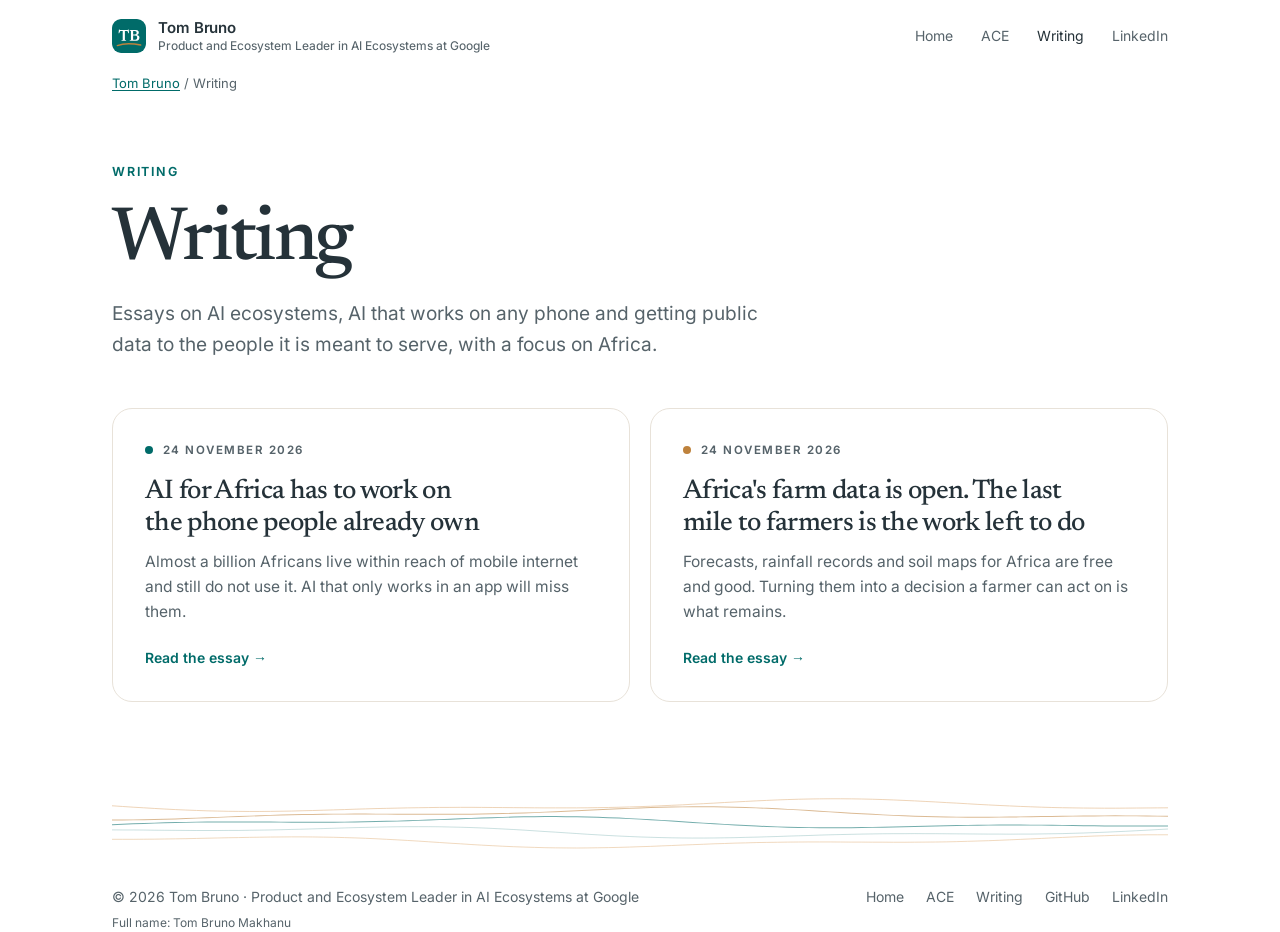
<file: writing/index.html>
<!DOCTYPE html>
<html lang="en">
<head>
<meta charset="utf-8">
<meta name="viewport" content="width=device-width, initial-scale=1">
<title>Writing | Tom Bruno</title>
<meta name="description" content="Essays by Tom Bruno on AI ecosystems, AI on any phone and getting public data to the people it is meant to serve, with a focus on Africa.">
<meta name="author" content="Tom Bruno">
<meta name="robots" content="index, follow, max-image-preview:large">
<link rel="canonical" href="https://tbrunoh.github.io/writing/">
<link rel="icon" href="/favicon.svg" type="image/svg+xml">
<link rel="icon" href="/favicon-48.png" sizes="48x48" type="image/png">
<link rel="apple-touch-icon" href="/apple-touch-icon.png">
<link rel="manifest" href="/site.webmanifest">
<link rel="alternate" type="text/markdown" href="/llms.txt" title="Summary for AI agents">
<link rel="alternate" type="text/markdown" href="/llms-full.txt" title="Full text for AI agents">
<meta name="theme-color" content="#FFFFFF">
<meta property="og:type" content="website">
<meta property="og:site_name" content="Tom Bruno">
<meta property="og:locale" content="en_US">
<meta property="og:title" content="Writing by Tom Bruno">
<meta property="og:description" content="Essays by Tom Bruno on AI ecosystems, AI on any phone and getting public data to the people it is meant to serve, with a focus on Africa.">
<meta property="og:url" content="https://tbrunoh.github.io/writing/">
<meta property="og:image" content="https://tbrunoh.github.io/writing/og.png">
<meta property="og:image:width" content="1200">
<meta property="og:image:height" content="630">
<meta property="og:image:alt" content="Writing by Tom Bruno">
<meta name="twitter:card" content="summary_large_image">
<meta name="twitter:title" content="Writing by Tom Bruno">
<meta name="twitter:description" content="Essays by Tom Bruno on AI ecosystems, AI on any phone and getting public data to the people it is meant to serve, with a focus on Africa.">
<meta name="twitter:image" content="https://tbrunoh.github.io/writing/og.png">
<meta name="twitter:image:alt" content="Writing by Tom Bruno">
<script type="application/ld+json">
{
  "@context": "https://schema.org",
  "@graph": [
    {
      "@type": "Blog",
      "@id": "https://tbrunoh.github.io/writing/#blog",
      "url": "https://tbrunoh.github.io/writing/",
      "name": "Writing by Tom Bruno",
      "description": "Essays by Tom Bruno on AI ecosystems, AI on any phone and getting public data to the people it is meant to serve, with a focus on Africa.",
      "inLanguage": "en-US",
      "author": {
        "@id": "https://tbrunoh.github.io/#person"
      },
      "isPartOf": {
        "@id": "https://tbrunoh.github.io/#website"
      },
      "blogPost": [
        {
          "@id": "https://tbrunoh.github.io/writing/ai-for-africa-basic-phones/#article"
        },
        {
          "@id": "https://tbrunoh.github.io/writing/africa-farm-data-last-mile/#article"
        }
      ]
    },
    {
      "@type": "BlogPosting",
      "@id": "https://tbrunoh.github.io/writing/ai-for-africa-basic-phones/#article",
      "headline": "AI for Africa has to work on the phone people already own",
      "url": "https://tbrunoh.github.io/writing/ai-for-africa-basic-phones/",
      "datePublished": "2026-11-24T14:00:00-08:00",
      "author": {
        "@id": "https://tbrunoh.github.io/#person"
      }
    },
    {
      "@type": "BlogPosting",
      "@id": "https://tbrunoh.github.io/writing/africa-farm-data-last-mile/#article",
      "headline": "Africa's farm data is open. The last mile to farmers is the work left to do",
      "url": "https://tbrunoh.github.io/writing/africa-farm-data-last-mile/",
      "datePublished": "2026-11-24T14:00:00-08:00",
      "author": {
        "@id": "https://tbrunoh.github.io/#person"
      }
    },
    {
      "@type": "BreadcrumbList",
      "itemListElement": [
        {
          "@type": "ListItem",
          "position": 1,
          "name": "Tom Bruno",
          "item": "https://tbrunoh.github.io/"
        },
        {
          "@type": "ListItem",
          "position": 2,
          "name": "Writing",
          "item": "https://tbrunoh.github.io/writing/"
        }
      ]
    },
    {
      "@type": "Person",
      "@id": "https://tbrunoh.github.io/#person",
      "name": "Tom Bruno",
      "url": "https://tbrunoh.github.io/"
    },
    {
      "@type": "WebSite",
      "@id": "https://tbrunoh.github.io/#website",
      "url": "https://tbrunoh.github.io/",
      "name": "Tom Bruno"
    }
  ]
}
</script>
<link rel="preload" href="/assets/fonts/newsreader-latin-wght-normal.woff2" as="font" type="font/woff2" crossorigin>
<link rel="preload" href="/assets/fonts/inter-latin-wght-normal.woff2" as="font" type="font/woff2" crossorigin>
<link rel="stylesheet" href="/assets/coast.css?v=20261125d">
</head>
<body>
<header class="topbar">
  <div class="wrap">
    <nav aria-label="Primary">
    <a class="mark" href="/"><img src="/favicon.svg" alt="" width="34" height="34"><span>Tom Bruno<small>Product and Ecosystem Leader in AI Ecosystems at Google</small></span></a>
    <div class="links"><a href="/">Home</a><a href="/ace/">ACE</a><a href="/writing/" aria-current="page">Writing</a><a href="https://www.linkedin.com/in/tbrunoh">LinkedIn</a></div>
  </nav>
  </div>
</header>
<main class="wrap">
  <p class="crumbs"><a href="/">Tom Bruno</a> / Writing</p>
  <section class="hub">
    <div class="eyebrow">Writing</div>
    <h1>Writing</h1>
    <p class="intro">Essays on AI ecosystems, AI that works on any phone and getting public data to the people it is meant to serve, with a focus on Africa.</p>
    <div class="posts">
      <a class="post" href="/writing/ai-for-africa-basic-phones/">
        <time datetime="2026-11-24">24 November 2026</time>
        <h2>AI for Africa has to work on the phone people already own</h2>
        <p>Almost a billion Africans live within reach of mobile internet and still do not use it. AI that only works in an app will miss them.</p>
        <span class="go">Read the essay</span>
      </a>
      <a class="post" href="/writing/africa-farm-data-last-mile/">
        <time datetime="2026-11-24">24 November 2026</time>
        <h2>Africa's farm data is open. The last mile to farmers is the work left to do</h2>
        <p>Forecasts, rainfall records and soil maps for Africa are free and good. Turning them into a decision a farmer can act on is what remains.</p>
        <span class="go">Read the essay</span>
      </a>
    </div>
  </section>
</main>
<footer id="connect" class="wrap">
  <img class="contours" src="/assets/contours.svg" alt="" width="1200" height="72" loading="lazy">
  <div class="row">
    <div class="who">
      <span>© 2026 Tom Bruno · Product and Ecosystem Leader in AI Ecosystems at Google</span>
      <span class="aka">Full name: Tom Bruno Makhanu</span>
    </div>
    <div class="links">
      <a href="/">Home</a>
      <a href="/ace/">ACE</a>
      <a href="/writing/">Writing</a>
      <a href="https://github.com/tbrunoh">GitHub</a>
      <a href="https://www.linkedin.com/in/tbrunoh">LinkedIn</a>
    </div>
  </div>
</footer>
<script>
  (function () {
    var bar = document.querySelector('.topbar');
    if (!bar) return;
    var on = function () { bar.classList.toggle('scrolled', window.scrollY > 8); };
    on(); window.addEventListener('scroll', on, { passive: true });
  })();
</script>
</body>
</html>
</file>
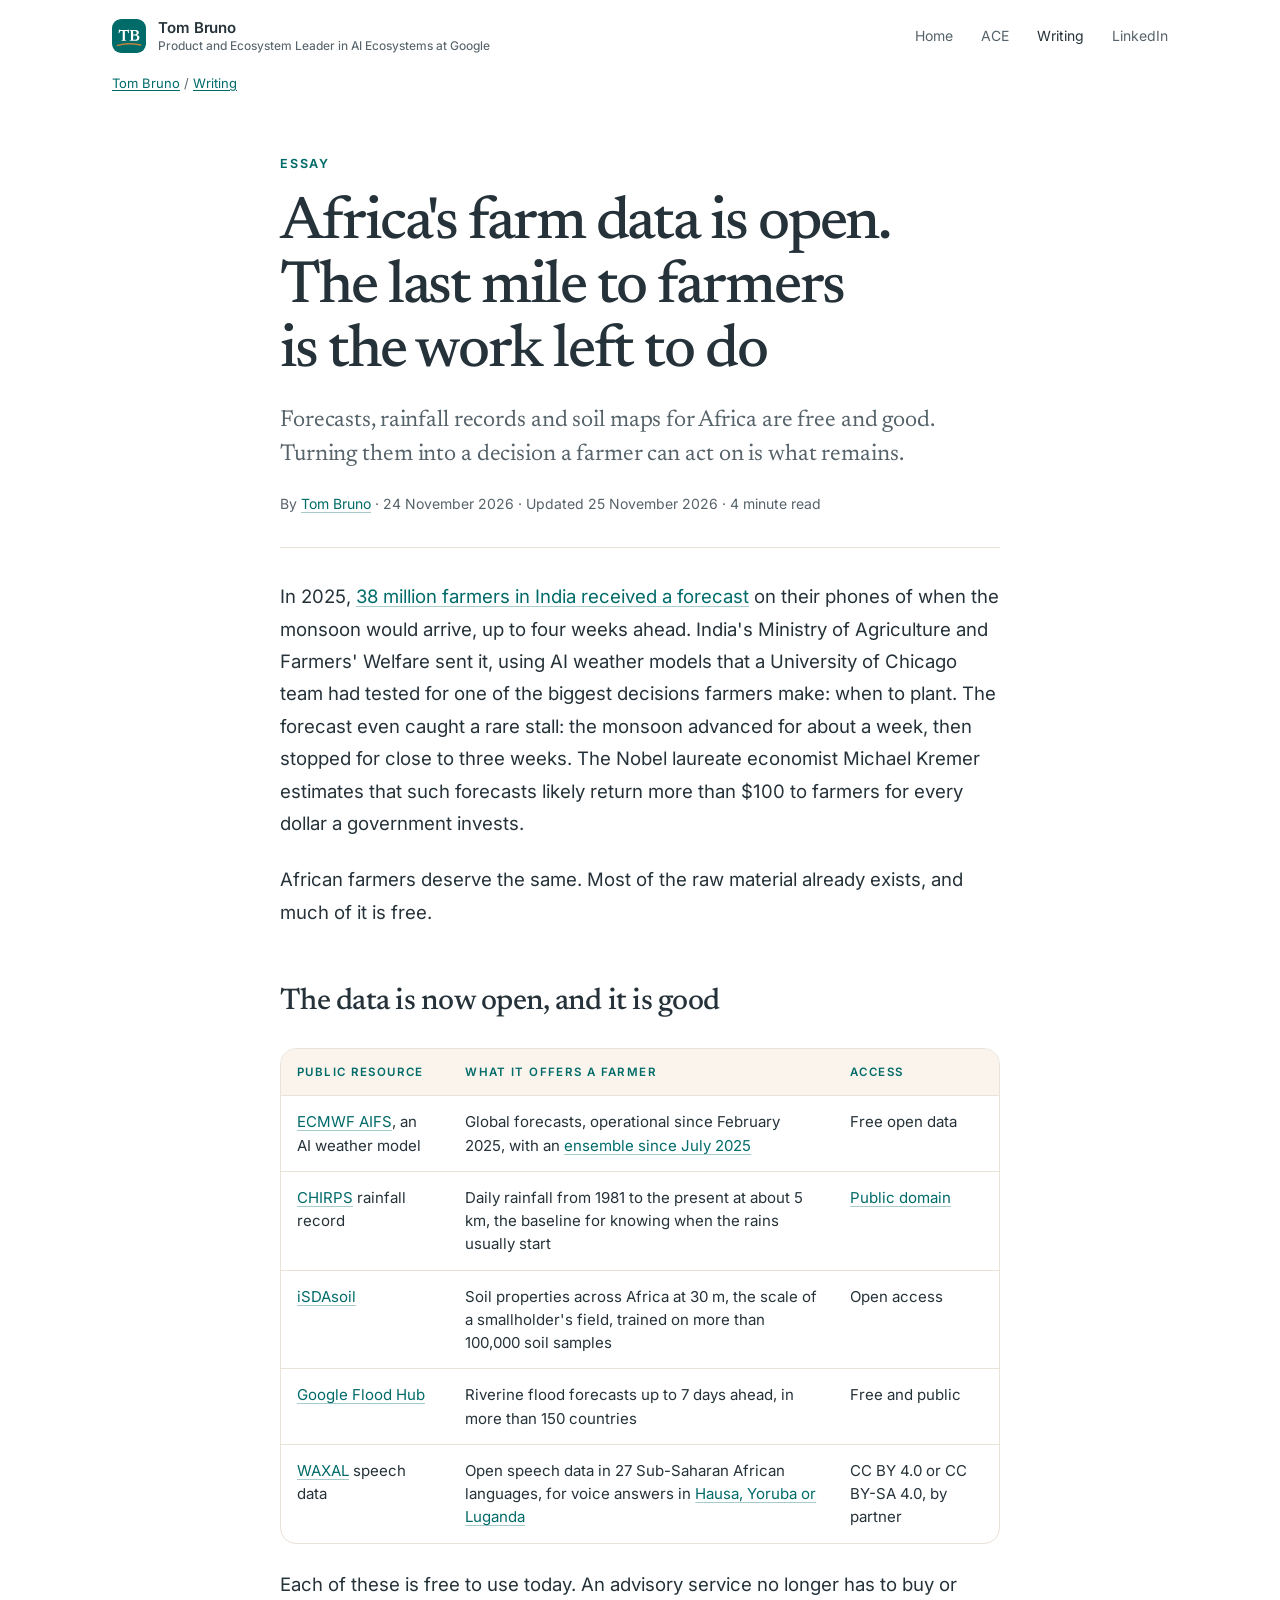
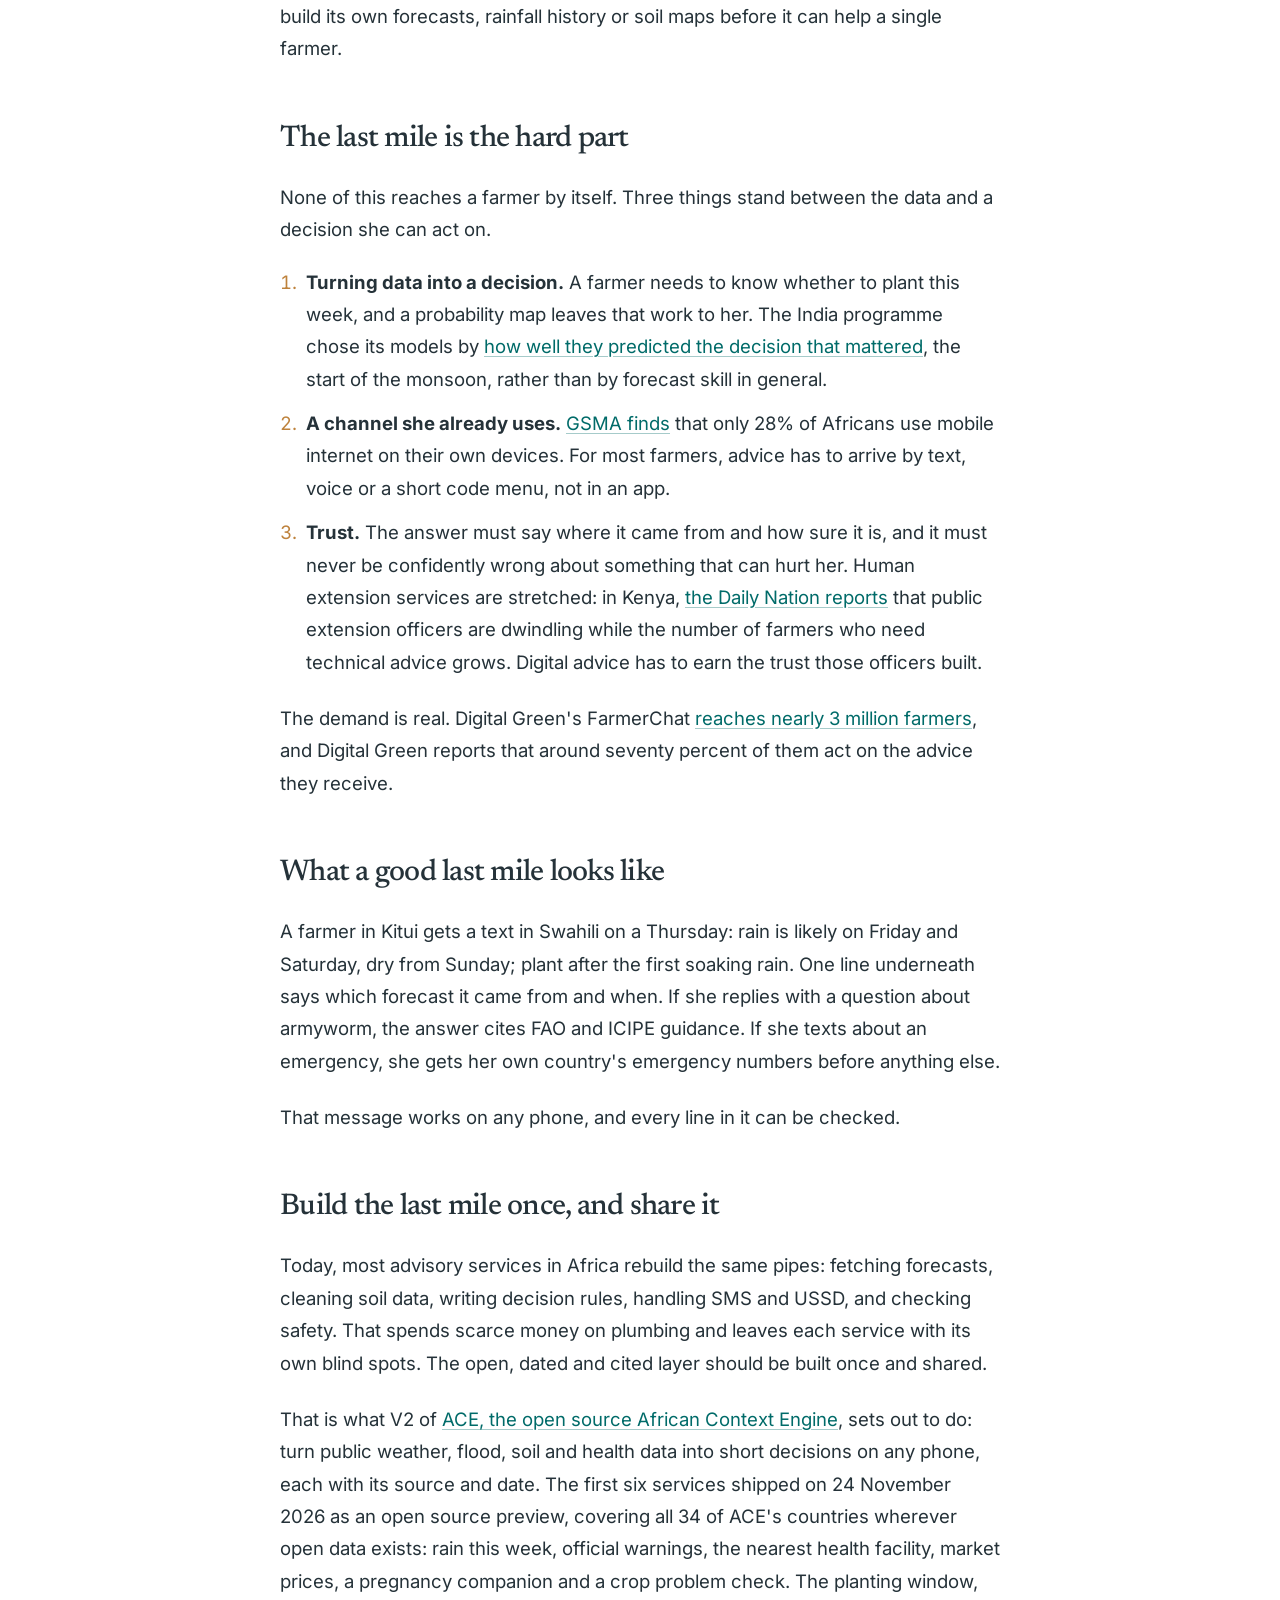
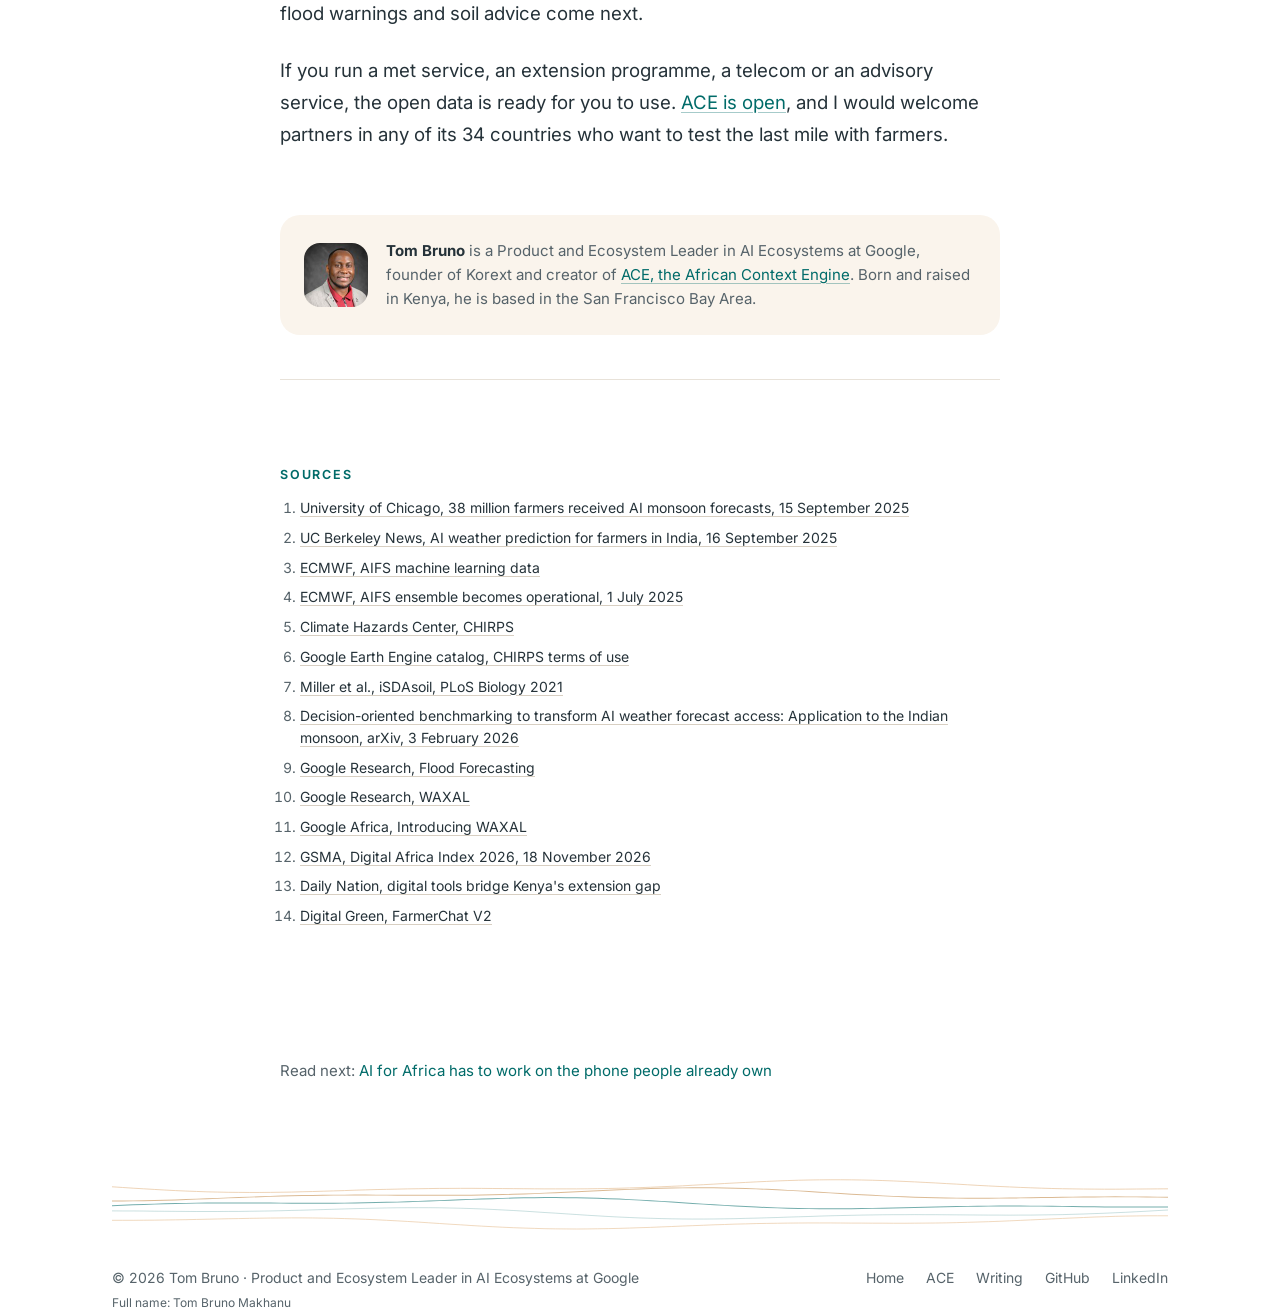
<file: writing/africa-farm-data-last-mile/index.html>
<!DOCTYPE html>
<html lang="en">
<head>
<meta charset="utf-8">
<meta name="viewport" content="width=device-width, initial-scale=1">
<title>Africa's farm data is open. The last mile is not | Tom Bruno</title>
<meta name="description" content="AI weather forecasts, soil maps and rainfall records for Africa are free. Why they still miss smallholder farmers, and how to close the last mile.">
<meta name="author" content="Tom Bruno">
<meta name="robots" content="index, follow, max-image-preview:large">
<link rel="canonical" href="https://tbrunoh.github.io/writing/africa-farm-data-last-mile/">
<link rel="icon" href="/favicon.svg" type="image/svg+xml">
<link rel="icon" href="/favicon-48.png" sizes="48x48" type="image/png">
<link rel="apple-touch-icon" href="/apple-touch-icon.png">
<link rel="manifest" href="/site.webmanifest">
<link rel="alternate" type="text/markdown" href="/llms.txt" title="Summary for AI agents">
<link rel="alternate" type="text/markdown" href="/llms-full.txt" title="Full text for AI agents">
<meta name="theme-color" content="#FFFFFF">
<meta property="og:type" content="article">
<meta property="og:site_name" content="Tom Bruno">
<meta property="og:locale" content="en_US">
<meta property="og:title" content="Africa&#x27;s farm data is open. The last mile to farmers is the work left to do">
<meta property="og:description" content="AI weather forecasts, soil maps and rainfall records for Africa are free. Why they still miss smallholder farmers, and how to close the last mile.">
<meta property="og:url" content="https://tbrunoh.github.io/writing/africa-farm-data-last-mile/">
<meta property="og:image" content="https://tbrunoh.github.io/writing/africa-farm-data-last-mile/og.png">
<meta property="og:image:width" content="1200">
<meta property="og:image:height" content="630">
<meta property="og:image:alt" content="Africa&#x27;s farm data is open. The last mile to farmers is the work left to do">
<meta property="article:published_time" content="2026-11-24T14:00:00-08:00">
<meta property="article:modified_time" content="2026-11-25T16:00:00-08:00">
<meta property="article:author" content="https://tbrunoh.github.io/">
<meta name="twitter:card" content="summary_large_image">
<meta name="twitter:title" content="Africa&#x27;s farm data is open. The last mile to farmers is the work left to do">
<meta name="twitter:description" content="AI weather forecasts, soil maps and rainfall records for Africa are free. Why they still miss smallholder farmers, and how to close the last mile.">
<meta name="twitter:image" content="https://tbrunoh.github.io/writing/africa-farm-data-last-mile/og.png">
<meta name="twitter:image:alt" content="Africa&#x27;s farm data is open. The last mile to farmers is the work left to do">
<script type="application/ld+json">
{
  "@context": "https://schema.org",
  "@graph": [
    {
      "@type": "BlogPosting",
      "@id": "https://tbrunoh.github.io/writing/africa-farm-data-last-mile/#article",
      "headline": "Africa's farm data is open. The last mile to farmers is the work left to do",
      "description": "AI weather forecasts, soil maps and rainfall records for Africa are free. Why they still miss smallholder farmers, and how to close the last mile.",
      "url": "https://tbrunoh.github.io/writing/africa-farm-data-last-mile/",
      "mainEntityOfPage": "https://tbrunoh.github.io/writing/africa-farm-data-last-mile/",
      "image": {
        "@type": "ImageObject",
        "url": "https://tbrunoh.github.io/writing/africa-farm-data-last-mile/og.png",
        "width": 1200,
        "height": 630
      },
      "datePublished": "2026-11-24T14:00:00-08:00",
      "dateModified": "2026-11-25T16:00:00-08:00",
      "inLanguage": "en-US",
      "wordCount": 782,
      "keywords": "AI weather forecasts for African farmers, open agricultural data Africa, digital agriculture advisory, climate information for smallholders, CHIRPS, iSDAsoil, ECMWF AIFS, ACE",
      "author": {
        "@id": "https://tbrunoh.github.io/#person"
      },
      "publisher": {
        "@id": "https://tbrunoh.github.io/#person"
      },
      "about": {
        "@id": "https://github.com/tbrunoh/african-context-engine"
      },
      "isPartOf": {
        "@id": "https://tbrunoh.github.io/writing/#blog"
      },
      "citation": [
        "https://climate.uchicago.edu/news/artificial-intelligence-is-helping-indian-farmers-adapt-to-climate-change-forecast-accurately-predicting-an-unusual-monsoon-season-reached-38-million/",
        "https://news.berkeley.edu/2025/09/16/ai-revolutionizes-weather-prediction-to-help-farmers-in-india/",
        "https://ecmwf.int/en/forecasts/dataset/aifs-machine-learning-data",
        "https://www.ecmwf.int/en/about/media-centre/news/2025/ecmwfs-ensemble-ai-forecasts-become-operational",
        "https://chc.ucsb.edu/data/chirps",
        "https://developers.google.com/earth-engine/datasets/catalog/UCSB-CHG_CHIRPS_DAILY",
        "https://pmc.ncbi.nlm.nih.gov/articles/PMC8584968/",
        "https://arxiv.org/abs/2602.03767",
        "https://sites.research.google/floodforecasting",
        "https://research.google/blog/waxal-a-large-scale-open-resource-for-african-language-speech-technology/",
        "https://blog.google/intl/en-africa/company-news/outreach-and-initiatives/introducing-waxal-a-new-open-dataset-for-african-speech-technology/",
        "https://www.gsma.com/newsroom/?p=26353",
        "https://nation.africa/kenya/climate/digital-tools-bridge-kenya-s-extension-gap-as-farmers-face-climate-shocks-5599768",
        "https://www.digitalgreen.org/insights/v2-launch-performance"
      ],
      "breadcrumb": {
        "@id": "https://tbrunoh.github.io/writing/africa-farm-data-last-mile/#breadcrumb"
      }
    },
    {
      "@type": "BreadcrumbList",
      "@id": "https://tbrunoh.github.io/writing/africa-farm-data-last-mile/#breadcrumb",
      "itemListElement": [
        {
          "@type": "ListItem",
          "position": 1,
          "name": "Tom Bruno",
          "item": "https://tbrunoh.github.io/"
        },
        {
          "@type": "ListItem",
          "position": 2,
          "name": "Writing",
          "item": "https://tbrunoh.github.io/writing/"
        },
        {
          "@type": "ListItem",
          "position": 3,
          "name": "Africa's farm data is open. The last mile to farmers is the work left to do",
          "item": "https://tbrunoh.github.io/writing/africa-farm-data-last-mile/"
        }
      ]
    },
    {
      "@type": "Blog",
      "@id": "https://tbrunoh.github.io/writing/#blog",
      "url": "https://tbrunoh.github.io/writing/",
      "name": "Writing by Tom Bruno",
      "author": {
        "@id": "https://tbrunoh.github.io/#person"
      }
    },
    {
      "@type": "SoftwareSourceCode",
      "@id": "https://github.com/tbrunoh/african-context-engine",
      "name": "ACE: the African Context Engine",
      "url": "https://github.com/tbrunoh/african-context-engine",
      "subjectOf": {
        "@id": "https://tbrunoh.github.io/ace/#webpage"
      }
    },
    {
      "@type": "Person",
      "@id": "https://tbrunoh.github.io/#person",
      "name": "Tom Bruno",
      "url": "https://tbrunoh.github.io/"
    },
    {
      "@type": "WebSite",
      "@id": "https://tbrunoh.github.io/#website",
      "url": "https://tbrunoh.github.io/",
      "name": "Tom Bruno"
    }
  ]
}
</script>
<link rel="preload" href="/assets/fonts/newsreader-latin-wght-normal.woff2" as="font" type="font/woff2" crossorigin>
<link rel="preload" href="/assets/fonts/inter-latin-wght-normal.woff2" as="font" type="font/woff2" crossorigin>
<link rel="stylesheet" href="/assets/coast.css?v=20261125d">
</head>
<body>
<header class="topbar">
  <div class="wrap">
    <nav aria-label="Primary">
    <a class="mark" href="/"><img src="/favicon.svg" alt="" width="34" height="34"><span>Tom Bruno<small>Product and Ecosystem Leader in AI Ecosystems at Google</small></span></a>
    <div class="links"><a href="/">Home</a><a href="/ace/">ACE</a><a href="/writing/" aria-current="page">Writing</a><a href="https://www.linkedin.com/in/tbrunoh">LinkedIn</a></div>
  </nav>
  </div>
</header>
<main class="wrap">
  <p class="crumbs"><a href="/">Tom Bruno</a> / <a href="/writing/">Writing</a></p>
  <article>
    <header>
      <div class="eyebrow">Essay</div>
      <h1>Africa's farm data is open. The last mile to farmers is the work left to do</h1>
      <p class="dek">Forecasts, rainfall records and soil maps for Africa are free and good. Turning them into a decision a farmer can act on is what remains.</p>
      <p class="meta">By <a href="/">Tom Bruno</a> · <time datetime="2026-11-24">24 November 2026</time> · Updated <time datetime="2026-11-25">25 November 2026</time> · 4 minute read</p>
    </header>
    <div class="body">

<p>In 2025, <a href="https://climate.uchicago.edu/news/artificial-intelligence-is-helping-indian-farmers-adapt-to-climate-change-forecast-accurately-predicting-an-unusual-monsoon-season-reached-38-million/">38 million farmers in India received a forecast</a> on their phones of when the monsoon would arrive, up to four weeks ahead. India's Ministry of Agriculture and Farmers' Welfare sent it, using AI weather models that a University of Chicago team had tested for one of the biggest decisions farmers make: when to plant. The forecast even caught a rare stall: the monsoon advanced for about a week, then stopped for close to three weeks. The Nobel laureate economist Michael Kremer estimates that such forecasts likely return more than $100 to farmers for every dollar a government invests.</p>
<p>African farmers deserve the same. Most of the raw material already exists, and much of it is free.</p>

<h2>The data is now open, and it is good</h2>
<div class="table"><table>
<thead><tr><th>Public resource</th><th>What it offers a farmer</th><th>Access</th></tr></thead>
<tbody>
<tr><td><a href="https://ecmwf.int/en/forecasts/dataset/aifs-machine-learning-data">ECMWF AIFS</a>, an AI weather model</td><td>Global forecasts, operational since February 2025, with an <a href="https://www.ecmwf.int/en/about/media-centre/news/2025/ecmwfs-ensemble-ai-forecasts-become-operational">ensemble since July 2025</a></td><td>Free open data</td></tr>
<tr><td><a href="https://chc.ucsb.edu/data/chirps">CHIRPS</a> rainfall record</td><td>Daily rainfall from 1981 to the present at about 5 km, the baseline for knowing when the rains usually start</td><td><a href="https://developers.google.com/earth-engine/datasets/catalog/UCSB-CHG_CHIRPS_DAILY">Public domain</a></td></tr>
<tr><td><a href="https://pmc.ncbi.nlm.nih.gov/articles/PMC8584968/">iSDAsoil</a></td><td>Soil properties across Africa at 30 m, the scale of a smallholder's field, trained on more than 100,000 soil samples</td><td>Open access</td></tr>
<tr><td><a href="https://sites.research.google/floodforecasting">Google Flood Hub</a></td><td>Riverine flood forecasts up to 7 days ahead, in more than 150 countries</td><td>Free and public</td></tr>
<tr><td><a href="https://research.google/blog/waxal-a-large-scale-open-resource-for-african-language-speech-technology/">WAXAL</a> speech data</td><td>Open speech data in 27 Sub-Saharan African languages, for voice answers in <a href="https://blog.google/intl/en-africa/company-news/outreach-and-initiatives/introducing-waxal-a-new-open-dataset-for-african-speech-technology/">Hausa, Yoruba or Luganda</a></td><td>CC BY 4.0 or CC BY-SA 4.0, by partner</td></tr>
</tbody></table></div>
<p>Each of these is free to use today. An advisory service no longer has to buy or build its own forecasts, rainfall history or soil maps before it can help a single farmer.</p>

<h2>The last mile is the hard part</h2>
<p>None of this reaches a farmer by itself. Three things stand between the data and a decision she can act on.</p>
<ol>
<li><strong>Turning data into a decision.</strong> A farmer needs to know whether to plant this week, and a probability map leaves that work to her. The India programme chose its models by <a href="https://arxiv.org/abs/2602.03767">how well they predicted the decision that mattered</a>, the start of the monsoon, rather than by forecast skill in general.</li>
<li><strong>A channel she already uses.</strong> <a href="https://www.gsma.com/newsroom/?p=26353">GSMA finds</a> that only 28% of Africans use mobile internet on their own devices. For most farmers, advice has to arrive by text, voice or a short code menu, not in an app.</li>
<li><strong>Trust.</strong> The answer must say where it came from and how sure it is, and it must never be confidently wrong about something that can hurt her. Human extension services are stretched: in Kenya, <a href="https://nation.africa/kenya/climate/digital-tools-bridge-kenya-s-extension-gap-as-farmers-face-climate-shocks-5599768">the Daily Nation reports</a> that public extension officers are dwindling while the number of farmers who need technical advice grows. Digital advice has to earn the trust those officers built.</li>
</ol>
<p>The demand is real. Digital Green's FarmerChat <a href="https://www.digitalgreen.org/insights/v2-launch-performance">reaches nearly 3 million farmers</a>, and Digital Green reports that around seventy percent of them act on the advice they receive.</p>

<h2>What a good last mile looks like</h2>
<p>A farmer in Kitui gets a text in Swahili on a Thursday: rain is likely on Friday and Saturday, dry from Sunday; plant after the first soaking rain. One line underneath says which forecast it came from and when. If she replies with a question about armyworm, the answer cites FAO and ICIPE guidance. If she texts about an emergency, she gets her own country's emergency numbers before anything else.</p>
<p>That message works on any phone, and every line in it can be checked.</p>

<h2>Build the last mile once, and share it</h2>
<p>Today, most advisory services in Africa rebuild the same pipes: fetching forecasts, cleaning soil data, writing decision rules, handling SMS and USSD, and checking safety. That spends scarce money on plumbing and leaves each service with its own blind spots. The open, dated and cited layer should be built once and shared.</p>
<p>That is what V2 of <a href="/ace/">ACE, the open source African Context Engine</a>, sets out to do: turn public weather, flood, soil and health data into short decisions on any phone, each with its source and date. The first six services shipped on 24 November 2026 as an open source preview, covering all 34 of ACE's countries wherever open data exists: rain this week, official warnings, the nearest health facility, market prices, a pregnancy companion and a crop problem check. The planting window, flood warnings and soil advice come next.</p>
<p>If you run a met service, an extension programme, a telecom or an advisory service, the open data is ready for you to use. <a href="/ace/">ACE is open</a>, and I would welcome partners in any of its 34 countries who want to test the last mile with farmers.</p>

    </div>
    <aside class="author">
      <img src="/assets/tom-bruno-128.jpg" alt="Portrait of Tom Bruno" width="64" height="64" loading="lazy">
      <p><b>Tom Bruno</b> is a Product and Ecosystem Leader in AI Ecosystems at Google, founder of Korext and creator of <a href="/ace/">ACE, the African Context Engine</a>. Born and raised in Kenya, he is based in the San Francisco Bay Area.</p>
    </aside>
    <section class="sources" aria-labelledby="src-h">
      <h2 id="src-h">Sources</h2>
      <ol>
<li><a href="https://climate.uchicago.edu/news/artificial-intelligence-is-helping-indian-farmers-adapt-to-climate-change-forecast-accurately-predicting-an-unusual-monsoon-season-reached-38-million/">University of Chicago, 38 million farmers received AI monsoon forecasts, 15 September 2025</a></li>
<li><a href="https://news.berkeley.edu/2025/09/16/ai-revolutionizes-weather-prediction-to-help-farmers-in-india/">UC Berkeley News, AI weather prediction for farmers in India, 16 September 2025</a></li>
<li><a href="https://ecmwf.int/en/forecasts/dataset/aifs-machine-learning-data">ECMWF, AIFS machine learning data</a></li>
<li><a href="https://www.ecmwf.int/en/about/media-centre/news/2025/ecmwfs-ensemble-ai-forecasts-become-operational">ECMWF, AIFS ensemble becomes operational, 1 July 2025</a></li>
<li><a href="https://chc.ucsb.edu/data/chirps">Climate Hazards Center, CHIRPS</a></li>
<li><a href="https://developers.google.com/earth-engine/datasets/catalog/UCSB-CHG_CHIRPS_DAILY">Google Earth Engine catalog, CHIRPS terms of use</a></li>
<li><a href="https://pmc.ncbi.nlm.nih.gov/articles/PMC8584968/">Miller et al., iSDAsoil, PLoS Biology 2021</a></li>
<li><a href="https://arxiv.org/abs/2602.03767">Decision-oriented benchmarking to transform AI weather forecast access: Application to the Indian monsoon, arXiv, 3 February 2026</a></li>
<li><a href="https://sites.research.google/floodforecasting">Google Research, Flood Forecasting</a></li>
<li><a href="https://research.google/blog/waxal-a-large-scale-open-resource-for-african-language-speech-technology/">Google Research, WAXAL</a></li>
<li><a href="https://blog.google/intl/en-africa/company-news/outreach-and-initiatives/introducing-waxal-a-new-open-dataset-for-african-speech-technology/">Google Africa, Introducing WAXAL</a></li>
<li><a href="https://www.gsma.com/newsroom/?p=26353">GSMA, Digital Africa Index 2026, 18 November 2026</a></li>
<li><a href="https://nation.africa/kenya/climate/digital-tools-bridge-kenya-s-extension-gap-as-farmers-face-climate-shocks-5599768">Daily Nation, digital tools bridge Kenya's extension gap</a></li>
<li><a href="https://www.digitalgreen.org/insights/v2-launch-performance">Digital Green, FarmerChat V2</a></li>
      </ol>
    </section>
    <p class="next">Read next: <a href="/writing/ai-for-africa-basic-phones/">AI for Africa has to work on the phone people already own</a></p>
  </article>
</main>
<footer id="connect" class="wrap">
  <img class="contours" src="/assets/contours.svg" alt="" width="1200" height="72" loading="lazy">
  <div class="row">
    <div class="who">
      <span>© 2026 Tom Bruno · Product and Ecosystem Leader in AI Ecosystems at Google</span>
      <span class="aka">Full name: Tom Bruno Makhanu</span>
    </div>
    <div class="links">
      <a href="/">Home</a>
      <a href="/ace/">ACE</a>
      <a href="/writing/">Writing</a>
      <a href="https://github.com/tbrunoh">GitHub</a>
      <a href="https://www.linkedin.com/in/tbrunoh">LinkedIn</a>
    </div>
  </div>
</footer>
<script>
  (function () {
    var bar = document.querySelector('.topbar');
    if (!bar) return;
    var on = function () { bar.classList.toggle('scrolled', window.scrollY > 8); };
    on(); window.addEventListener('scroll', on, { passive: true });
  })();
</script>
</body>
</html>
</file>
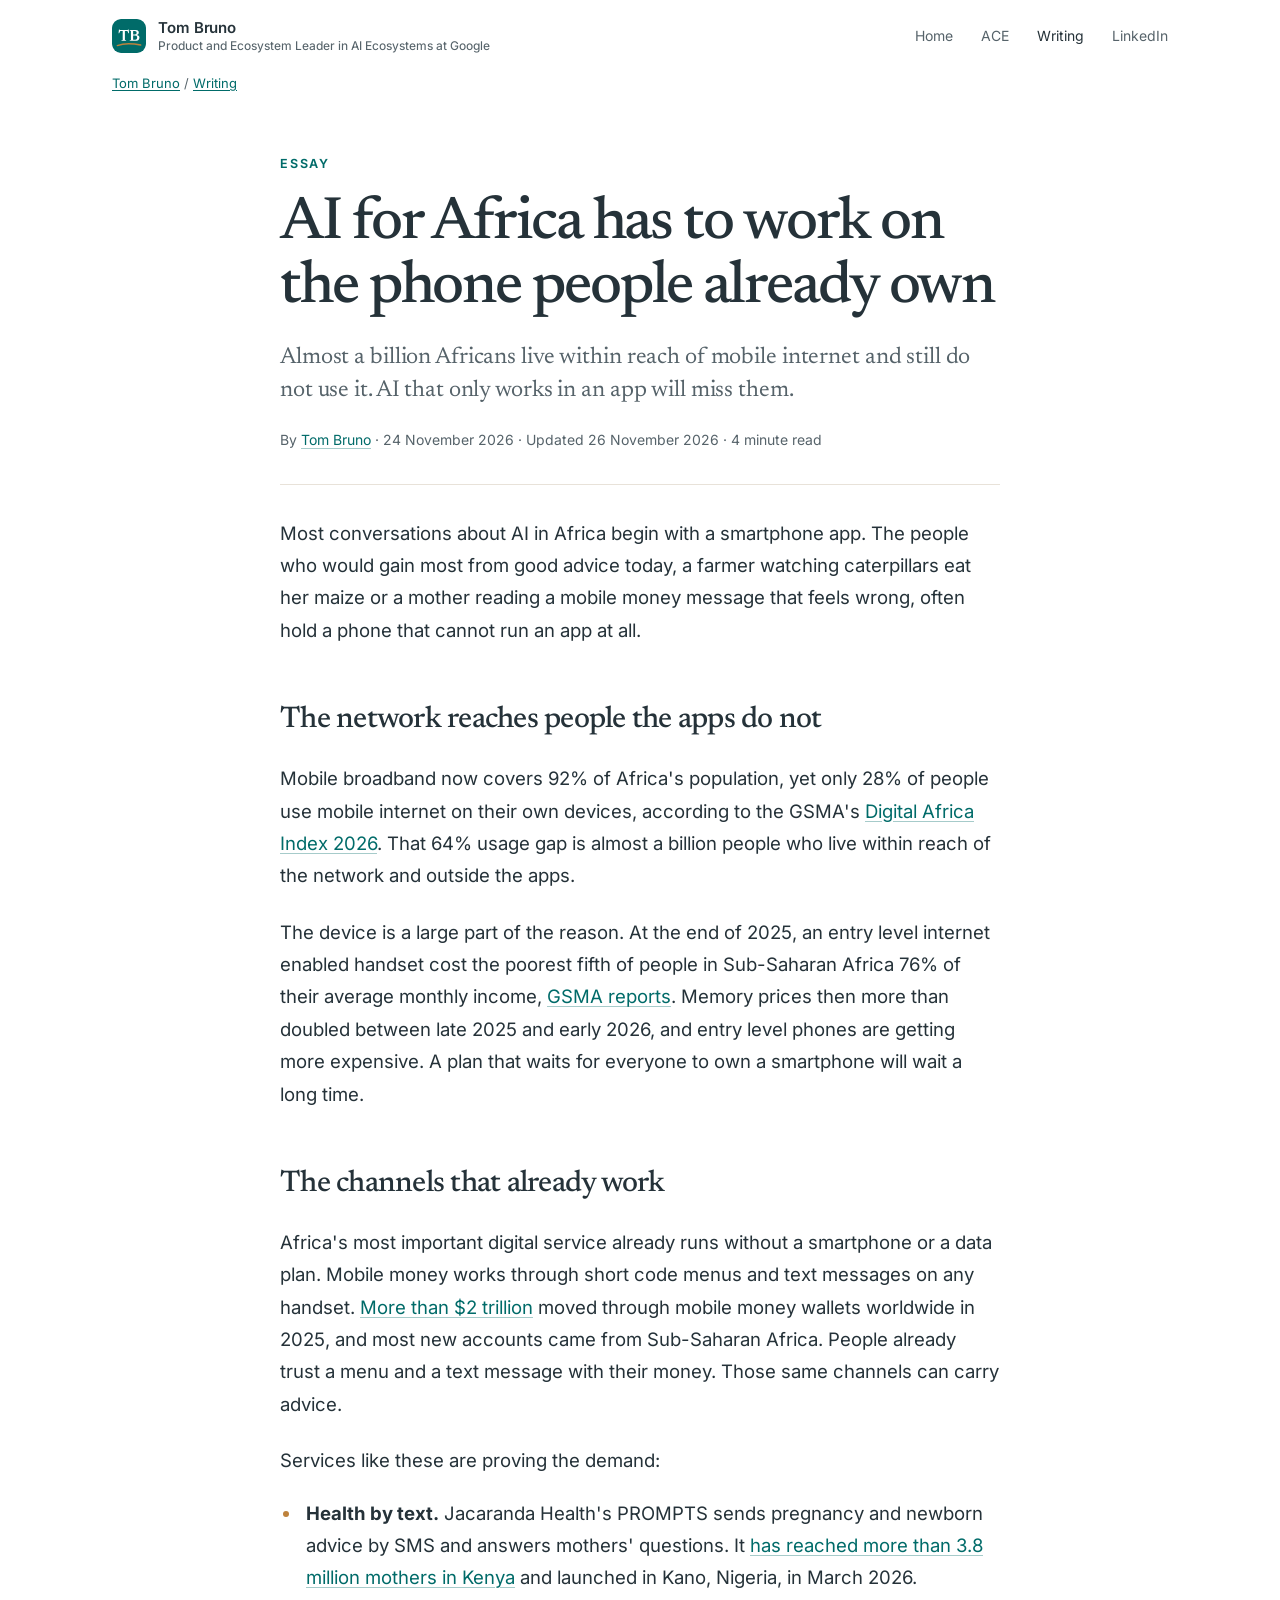
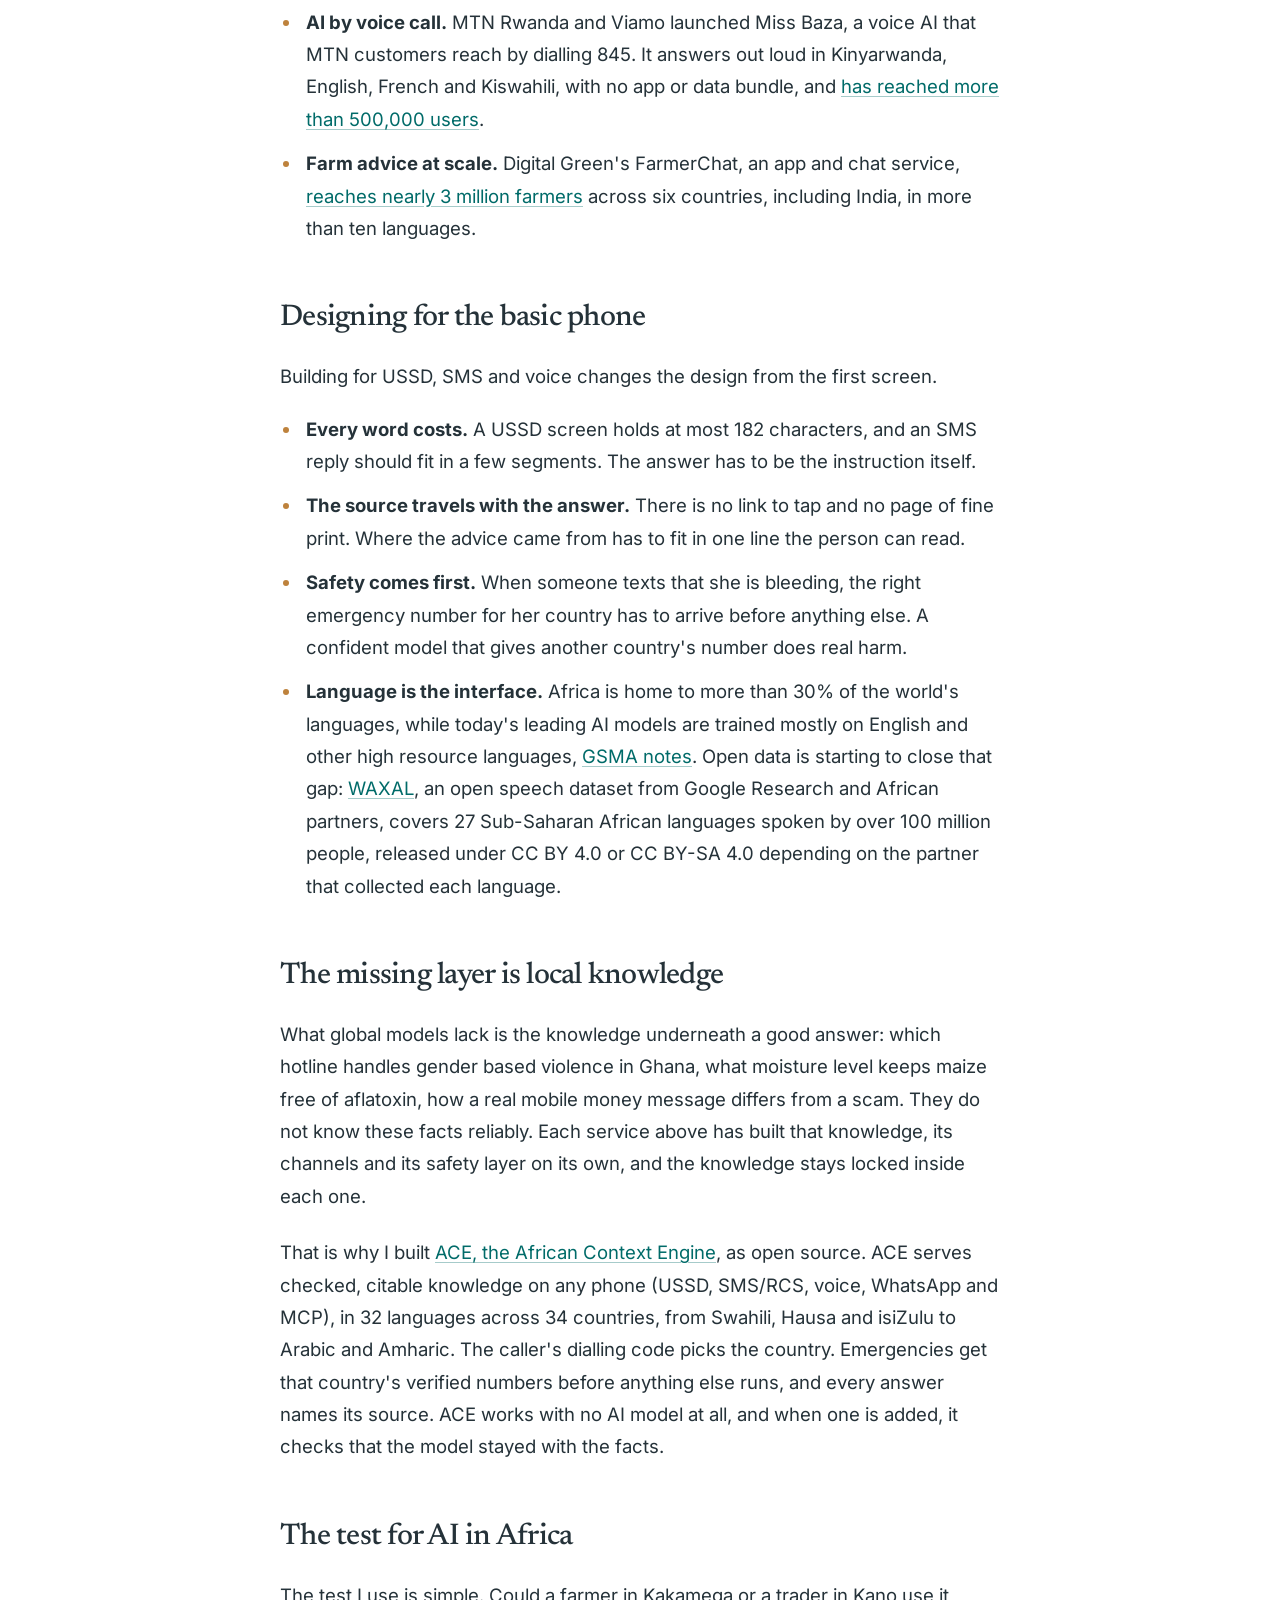
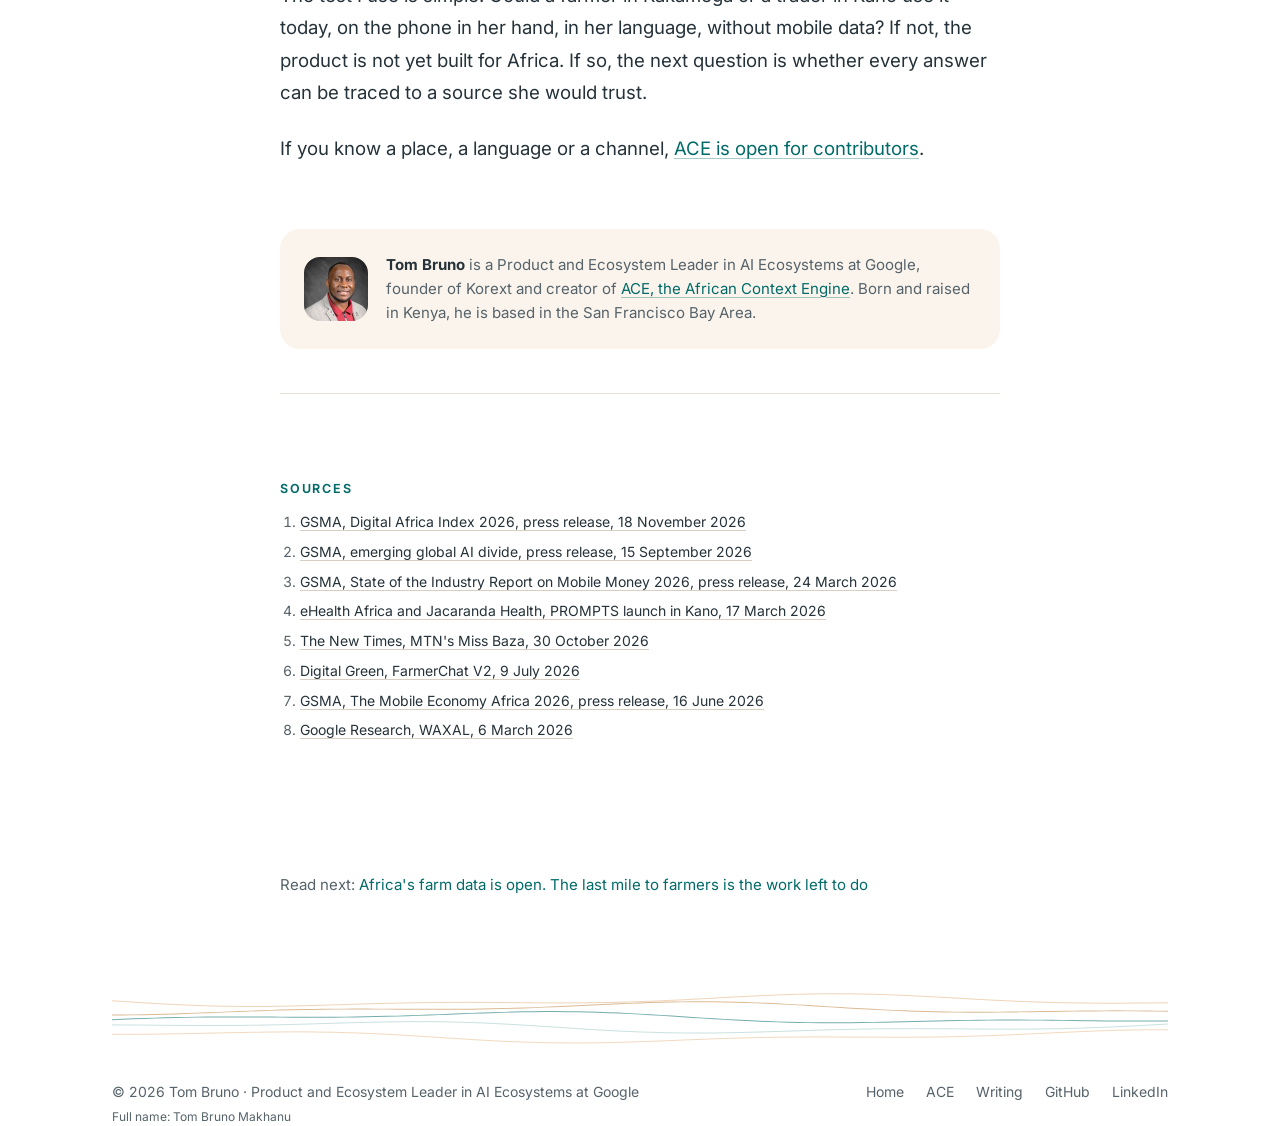
<file: writing/ai-for-africa-basic-phones/index.html>
<!DOCTYPE html>
<html lang="en">
<head>
<meta charset="utf-8">
<meta name="viewport" content="width=device-width, initial-scale=1">
<title>AI for Africa has to work on the phone people already own | Tom Bruno</title>
<meta name="description" content="Almost a billion Africans live within reach of mobile internet and do not use it. Why AI for Africa must run on USSD, SMS and voice, safely.">
<meta name="author" content="Tom Bruno">
<meta name="robots" content="index, follow, max-image-preview:large">
<link rel="canonical" href="https://tbrunoh.github.io/writing/ai-for-africa-basic-phones/">
<link rel="icon" href="/favicon.svg" type="image/svg+xml">
<link rel="icon" href="/favicon-48.png" sizes="48x48" type="image/png">
<link rel="apple-touch-icon" href="/apple-touch-icon.png">
<link rel="manifest" href="/site.webmanifest">
<link rel="alternate" type="text/markdown" href="/llms.txt" title="Summary for AI agents">
<link rel="alternate" type="text/markdown" href="/llms-full.txt" title="Full text for AI agents">
<meta name="theme-color" content="#FFFFFF">
<meta property="og:type" content="article">
<meta property="og:site_name" content="Tom Bruno">
<meta property="og:locale" content="en_US">
<meta property="og:title" content="AI for Africa has to work on the phone people already own">
<meta property="og:description" content="Almost a billion Africans live within reach of mobile internet and do not use it. Why AI for Africa must run on USSD, SMS and voice, safely.">
<meta property="og:url" content="https://tbrunoh.github.io/writing/ai-for-africa-basic-phones/">
<meta property="og:image" content="https://tbrunoh.github.io/writing/ai-for-africa-basic-phones/og.png">
<meta property="og:image:width" content="1200">
<meta property="og:image:height" content="630">
<meta property="og:image:alt" content="AI for Africa has to work on the phone people already own">
<meta property="article:published_time" content="2026-11-24T14:00:00-08:00">
<meta property="article:modified_time" content="2026-11-26T17:30:00-08:00">
<meta property="article:author" content="https://tbrunoh.github.io/">
<meta name="twitter:card" content="summary_large_image">
<meta name="twitter:title" content="AI for Africa has to work on the phone people already own">
<meta name="twitter:description" content="Almost a billion Africans live within reach of mobile internet and do not use it. Why AI for Africa must run on USSD, SMS and voice, safely.">
<meta name="twitter:image" content="https://tbrunoh.github.io/writing/ai-for-africa-basic-phones/og.png">
<meta name="twitter:image:alt" content="AI for Africa has to work on the phone people already own">
<script type="application/ld+json">
{
  "@context": "https://schema.org",
  "@graph": [
    {
      "@type": "BlogPosting",
      "@id": "https://tbrunoh.github.io/writing/ai-for-africa-basic-phones/#article",
      "headline": "AI for Africa has to work on the phone people already own",
      "description": "Almost a billion Africans live within reach of mobile internet and do not use it. Why AI for Africa must run on USSD, SMS and voice, safely.",
      "url": "https://tbrunoh.github.io/writing/ai-for-africa-basic-phones/",
      "mainEntityOfPage": "https://tbrunoh.github.io/writing/ai-for-africa-basic-phones/",
      "image": {
        "@type": "ImageObject",
        "url": "https://tbrunoh.github.io/writing/ai-for-africa-basic-phones/og.png",
        "width": 1200,
        "height": 630
      },
      "datePublished": "2026-11-24T14:00:00-08:00",
      "dateModified": "2026-11-26T17:30:00-08:00",
      "inLanguage": "en-US",
      "wordCount": 786,
      "keywords": "AI for Africa, AI on feature phones, AI over USSD, AI over SMS, voice AI in African languages, mobile money, ACE, African Context Engine",
      "author": {
        "@id": "https://tbrunoh.github.io/#person"
      },
      "publisher": {
        "@id": "https://tbrunoh.github.io/#person"
      },
      "about": {
        "@id": "https://github.com/tbrunoh/african-context-engine"
      },
      "isPartOf": {
        "@id": "https://tbrunoh.github.io/writing/#blog"
      },
      "citation": [
        "https://www.gsma.com/newsroom/press-release/mobile-technologies-contributed-240-billion-to-africas-economy-in-2025-as-the-continent-enters-a-new-phase-of-digital-transformation/",
        "https://www.gsma.com/newsroom/?p=26353",
        "https://www.gsma.com/newsroom/press-release/gsma-warns-of-emerging-global-ai-divide-as-three-billion-people-remain-offline-and-smartphone-component-costs-soar/",
        "https://www.gsma.com/newsroom/press-release/mobile-money-accounted-for-2-trillion-in-transactions-in-2025-doubling-since-2021-as-active-accounts-continue-to-grow/",
        "https://ehealthafrica.org/press-release/jacaranda-health-ehealth-africa-target-25000-mothers-ai-powered-maternal-health-support-nigeria/",
        "https://www.newtimes.co.rw/article/40095/news/featured/no-smartphone-no-internet-mtns-miss-baza-brings-ai-powered-services-to-your-phone",
        "https://www.digitalgreen.org/insights/v2-launch-performance",
        "https://research.google/blog/waxal-a-large-scale-open-resource-for-african-language-speech-technology/"
      ],
      "breadcrumb": {
        "@id": "https://tbrunoh.github.io/writing/ai-for-africa-basic-phones/#breadcrumb"
      }
    },
    {
      "@type": "BreadcrumbList",
      "@id": "https://tbrunoh.github.io/writing/ai-for-africa-basic-phones/#breadcrumb",
      "itemListElement": [
        {
          "@type": "ListItem",
          "position": 1,
          "name": "Tom Bruno",
          "item": "https://tbrunoh.github.io/"
        },
        {
          "@type": "ListItem",
          "position": 2,
          "name": "Writing",
          "item": "https://tbrunoh.github.io/writing/"
        },
        {
          "@type": "ListItem",
          "position": 3,
          "name": "AI for Africa has to work on the phone people already own",
          "item": "https://tbrunoh.github.io/writing/ai-for-africa-basic-phones/"
        }
      ]
    },
    {
      "@type": "Blog",
      "@id": "https://tbrunoh.github.io/writing/#blog",
      "url": "https://tbrunoh.github.io/writing/",
      "name": "Writing by Tom Bruno",
      "author": {
        "@id": "https://tbrunoh.github.io/#person"
      }
    },
    {
      "@type": "SoftwareSourceCode",
      "@id": "https://github.com/tbrunoh/african-context-engine",
      "name": "ACE: the African Context Engine",
      "url": "https://github.com/tbrunoh/african-context-engine",
      "subjectOf": {
        "@id": "https://tbrunoh.github.io/ace/#webpage"
      }
    },
    {
      "@type": "Person",
      "@id": "https://tbrunoh.github.io/#person",
      "name": "Tom Bruno",
      "url": "https://tbrunoh.github.io/"
    },
    {
      "@type": "WebSite",
      "@id": "https://tbrunoh.github.io/#website",
      "url": "https://tbrunoh.github.io/",
      "name": "Tom Bruno"
    }
  ]
}
</script>
<link rel="preload" href="/assets/fonts/newsreader-latin-wght-normal.woff2" as="font" type="font/woff2" crossorigin>
<link rel="preload" href="/assets/fonts/inter-latin-wght-normal.woff2" as="font" type="font/woff2" crossorigin>
<link rel="stylesheet" href="/assets/coast.css?v=20261125d">
</head>
<body>
<header class="topbar">
  <div class="wrap">
    <nav aria-label="Primary">
    <a class="mark" href="/"><img src="/favicon.svg" alt="" width="34" height="34"><span>Tom Bruno<small>Product and Ecosystem Leader in AI Ecosystems at Google</small></span></a>
    <div class="links"><a href="/">Home</a><a href="/ace/">ACE</a><a href="/writing/" aria-current="page">Writing</a><a href="https://www.linkedin.com/in/tbrunoh">LinkedIn</a></div>
  </nav>
  </div>
</header>
<main class="wrap">
  <p class="crumbs"><a href="/">Tom Bruno</a> / <a href="/writing/">Writing</a></p>
  <article>
    <header>
      <div class="eyebrow">Essay</div>
      <h1>AI for Africa has to work on the phone people already own</h1>
      <p class="dek">Almost a billion Africans live within reach of mobile internet and still do not use it. AI that only works in an app will miss them.</p>
      <p class="meta">By <a href="/">Tom Bruno</a> · <time datetime="2026-11-24">24 November 2026</time> · Updated <time datetime="2026-11-26">26 November 2026</time> · 4 minute read</p>
    </header>
    <div class="body">

<p>Most conversations about AI in Africa begin with a smartphone app. The people who would gain most from good advice today, a farmer watching caterpillars eat her maize or a mother reading a mobile money message that feels wrong, often hold a phone that cannot run an app at all.</p>

<h2>The network reaches people the apps do not</h2>
<p>Mobile broadband now covers 92% of Africa's population, yet only 28% of people use mobile internet on their own devices, according to the GSMA's <a href="https://www.gsma.com/newsroom/?p=26353">Digital Africa Index 2026</a>. That 64% usage gap is almost a billion people who live within reach of the network and outside the apps.</p>
<p>The device is a large part of the reason. At the end of 2025, an entry level internet enabled handset cost the poorest fifth of people in Sub-Saharan Africa 76% of their average monthly income, <a href="https://www.gsma.com/newsroom/press-release/gsma-warns-of-emerging-global-ai-divide-as-three-billion-people-remain-offline-and-smartphone-component-costs-soar/">GSMA reports</a>. Memory prices then more than doubled between late 2025 and early 2026, and entry level phones are getting more expensive. A plan that waits for everyone to own a smartphone will wait a long time.</p>

<h2>The channels that already work</h2>
<p>Africa's most important digital service already runs without a smartphone or a data plan. Mobile money works through short code menus and text messages on any handset. <a href="https://www.gsma.com/newsroom/press-release/mobile-money-accounted-for-2-trillion-in-transactions-in-2025-doubling-since-2021-as-active-accounts-continue-to-grow/">More than $2 trillion</a> moved through mobile money wallets worldwide in 2025, and most new accounts came from Sub-Saharan Africa. People already trust a menu and a text message with their money. Those same channels can carry advice.</p>
<p>Services like these are proving the demand:</p>
<ul>
<li><strong>Health by text.</strong> Jacaranda Health's PROMPTS sends pregnancy and newborn advice by SMS and answers mothers' questions. It <a href="https://ehealthafrica.org/press-release/jacaranda-health-ehealth-africa-target-25000-mothers-ai-powered-maternal-health-support-nigeria/">has reached more than 3.8 million mothers in Kenya</a> and launched in Kano, Nigeria, in March 2026.</li>
<li><strong>AI by voice call.</strong> MTN Rwanda and Viamo launched Miss Baza, a voice AI that MTN customers reach by dialling 845. It answers out loud in Kinyarwanda, English, French and Kiswahili, with no app or data bundle, and <a href="https://www.newtimes.co.rw/article/40095/news/featured/no-smartphone-no-internet-mtns-miss-baza-brings-ai-powered-services-to-your-phone">has reached more than 500,000 users</a>.</li>
<li><strong>Farm advice at scale.</strong> Digital Green's FarmerChat, an app and chat service, <a href="https://www.digitalgreen.org/insights/v2-launch-performance">reaches nearly 3 million farmers</a> across six countries, including India, in more than ten languages.</li>
</ul>

<h2>Designing for the basic phone</h2>
<p>Building for USSD, SMS and voice changes the design from the first screen.</p>
<ul>
<li><strong>Every word costs.</strong> A USSD screen holds at most 182 characters, and an SMS reply should fit in a few segments. The answer has to be the instruction itself.</li>
<li><strong>The source travels with the answer.</strong> There is no link to tap and no page of fine print. Where the advice came from has to fit in one line the person can read.</li>
<li><strong>Safety comes first.</strong> When someone texts that she is bleeding, the right emergency number for her country has to arrive before anything else. A confident model that gives another country's number does real harm.</li>
<li><strong>Language is the interface.</strong> Africa is home to more than 30% of the world's languages, while today's leading AI models are trained mostly on English and other high resource languages, <a href="https://www.gsma.com/newsroom/press-release/mobile-technologies-contributed-240-billion-to-africas-economy-in-2025-as-the-continent-enters-a-new-phase-of-digital-transformation/">GSMA notes</a>. Open data is starting to close that gap: <a href="https://research.google/blog/waxal-a-large-scale-open-resource-for-african-language-speech-technology/">WAXAL</a>, an open speech dataset from Google Research and African partners, covers 27 Sub-Saharan African languages spoken by over 100 million people, released under CC BY 4.0 or CC BY-SA 4.0 depending on the partner that collected each language.</li>
</ul>

<h2>The missing layer is local knowledge</h2>
<p>What global models lack is the knowledge underneath a good answer: which hotline handles gender based violence in Ghana, what moisture level keeps maize free of aflatoxin, how a real mobile money message differs from a scam. They do not know these facts reliably. Each service above has built that knowledge, its channels and its safety layer on its own, and the knowledge stays locked inside each one.</p>
<p>That is why I built <a href="/ace/">ACE, the African Context Engine</a>, as open source. ACE serves checked, citable knowledge on any phone (USSD, SMS/RCS, voice, WhatsApp and MCP), in 32 languages across 34 countries, from Swahili, Hausa and isiZulu to Arabic and Amharic. The caller's dialling code picks the country. Emergencies get that country's verified numbers before anything else runs, and every answer names its source. ACE works with no AI model at all, and when one is added, it checks that the model stayed with the facts.</p>

<h2>The test for AI in Africa</h2>
<p>The test I use is simple. Could a farmer in Kakamega or a trader in Kano use it today, on the phone in her hand, in her language, without mobile data? If not, the product is not yet built for Africa. If so, the next question is whether every answer can be traced to a source she would trust.</p>
<p>If you know a place, a language or a channel, <a href="/ace/">ACE is open for contributors</a>.</p>

    </div>
    <aside class="author">
      <img src="/assets/tom-bruno-128.jpg" alt="Portrait of Tom Bruno" width="64" height="64" loading="lazy">
      <p><b>Tom Bruno</b> is a Product and Ecosystem Leader in AI Ecosystems at Google, founder of Korext and creator of <a href="/ace/">ACE, the African Context Engine</a>. Born and raised in Kenya, he is based in the San Francisco Bay Area.</p>
    </aside>
    <section class="sources" aria-labelledby="src-h">
      <h2 id="src-h">Sources</h2>
      <ol>
<li><a href="https://www.gsma.com/newsroom/?p=26353">GSMA, Digital Africa Index 2026, press release, 18 November 2026</a></li>
<li><a href="https://www.gsma.com/newsroom/press-release/gsma-warns-of-emerging-global-ai-divide-as-three-billion-people-remain-offline-and-smartphone-component-costs-soar/">GSMA, emerging global AI divide, press release, 15 September 2026</a></li>
<li><a href="https://www.gsma.com/newsroom/press-release/mobile-money-accounted-for-2-trillion-in-transactions-in-2025-doubling-since-2021-as-active-accounts-continue-to-grow/">GSMA, State of the Industry Report on Mobile Money 2026, press release, 24 March 2026</a></li>
<li><a href="https://ehealthafrica.org/press-release/jacaranda-health-ehealth-africa-target-25000-mothers-ai-powered-maternal-health-support-nigeria/">eHealth Africa and Jacaranda Health, PROMPTS launch in Kano, 17 March 2026</a></li>
<li><a href="https://www.newtimes.co.rw/article/40095/news/featured/no-smartphone-no-internet-mtns-miss-baza-brings-ai-powered-services-to-your-phone">The New Times, MTN's Miss Baza, 30 October 2026</a></li>
<li><a href="https://www.digitalgreen.org/insights/v2-launch-performance">Digital Green, FarmerChat V2, 9 July 2026</a></li>
<li><a href="https://www.gsma.com/newsroom/press-release/mobile-technologies-contributed-240-billion-to-africas-economy-in-2025-as-the-continent-enters-a-new-phase-of-digital-transformation/">GSMA, The Mobile Economy Africa 2026, press release, 16 June 2026</a></li>
<li><a href="https://research.google/blog/waxal-a-large-scale-open-resource-for-african-language-speech-technology/">Google Research, WAXAL, 6 March 2026</a></li>
      </ol>
    </section>
    <p class="next">Read next: <a href="/writing/africa-farm-data-last-mile/">Africa's farm data is open. The last mile to farmers is the work left to do</a></p>
  </article>
</main>
<footer id="connect" class="wrap">
  <img class="contours" src="/assets/contours.svg" alt="" width="1200" height="72" loading="lazy">
  <div class="row">
    <div class="who">
      <span>© 2026 Tom Bruno · Product and Ecosystem Leader in AI Ecosystems at Google</span>
      <span class="aka">Full name: Tom Bruno Makhanu</span>
    </div>
    <div class="links">
      <a href="/">Home</a>
      <a href="/ace/">ACE</a>
      <a href="/writing/">Writing</a>
      <a href="https://github.com/tbrunoh">GitHub</a>
      <a href="https://www.linkedin.com/in/tbrunoh">LinkedIn</a>
    </div>
  </div>
</footer>
<script>
  (function () {
    var bar = document.querySelector('.topbar');
    if (!bar) return;
    var on = function () { bar.classList.toggle('scrolled', window.scrollY > 8); };
    on(); window.addEventListener('scroll', on, { passive: true });
  })();
</script>
</body>
</html>
</file>
<file: assets/coast.css>
/* Coast to Dunes: the identity for tbrunoh.github.io, the GitHub profile and ACE.
   Lamu Tide leads (mark, links, buttons). Rift Basalt carries text. Mara Gold against Sahara Sand marks
   moments of warmth. Congo Canopy and Rift Basalt give depth. Clean white ground.
   Contrast on white: Tide 6.35, Canopy 9.08, Basalt 13.17, Stone 6.20. Mara Gold is 3.26, so it is used for
   shapes, rules and large display only; Gold Ink (5.53) is used when gold must be small text. */

@font-face {
  font-family: "Newsreader";
  src: url("/assets/fonts/newsreader-latin-wght-normal.woff2") format("woff2");
  font-weight: 200 800; font-style: normal; font-display: swap;
}
@font-face {
  font-family: "Inter";
  src: url("/assets/fonts/inter-latin-wght-normal.woff2") format("woff2");
  font-weight: 100 900; font-style: normal; font-display: swap;
}

:root {
  --tide: #006B69;  --tide-deep: #00524F; --tide-wash: #EDF5F4;
  --canopy: #364E3C;
  --gold: #BE823C;  --gold-ink: #8F5E24;
  --sand: #E8C69F;  --sand-wash: #FAF4EC;
  --basalt: #253239; --stone: #56636A;
  --white: #FFFFFF; --line: #E8E2D9; --line-strong: #D8CFC2;
  --serif: "Newsreader", ui-serif, "New York", "Iowan Old Style", Georgia, serif;
  --sans: "Inter", -apple-system, BlinkMacSystemFont, "SF Pro Text", "Segoe UI", "Helvetica Neue", Arial, sans-serif;
  --mono: ui-monospace, "SF Mono", SFMono-Regular, Menlo, Consolas, monospace;
  --radius: 20px;
  --shadow: 0 1px 2px rgba(37, 50, 57, 0.04), 0 8px 24px rgba(37, 50, 57, 0.06);
  --shadow-lift: 0 2px 4px rgba(37, 50, 57, 0.05), 0 18px 40px rgba(37, 50, 57, 0.10);
  --ease: cubic-bezier(0.2, 0.7, 0.2, 1);
  color-scheme: light;
}

*, *::before, *::after { box-sizing: border-box; margin: 0; padding: 0; }
html { scroll-behavior: smooth; -webkit-text-size-adjust: 100%; text-size-adjust: 100%; }
body {
  background: var(--white); color: var(--basalt);
  font-family: var(--sans); font-size: 16px; line-height: 1.6;
  font-feature-settings: "cv11", "ss01", "ss03";
  -webkit-font-smoothing: antialiased; -moz-osx-font-smoothing: grayscale; text-rendering: optimizeLegibility;
}
img, svg { display: block; max-width: 100%; }
a { color: inherit; text-decoration: none; }
::selection { background: var(--sand); color: var(--basalt); }
:focus-visible { outline: 2px solid var(--tide); outline-offset: 3px; border-radius: 6px; }

.wrap { max-width: 1120px; margin: 0 auto; padding: 0 32px; }

/* Navigation: a quiet, translucent bar that stays in reach */
.topbar {
  position: sticky; top: 0; z-index: 10;
  background: rgba(255, 255, 255, 0.82);
  -webkit-backdrop-filter: saturate(180%) blur(18px); backdrop-filter: saturate(180%) blur(18px);
  border-bottom: 1px solid transparent; transition: border-color .3s var(--ease);
}
.topbar.scrolled { border-bottom-color: var(--line); }
nav { display: flex; justify-content: space-between; align-items: center; height: 72px; }
.mark { display: flex; align-items: center; gap: 12px; font-weight: 600; font-size: 15px; letter-spacing: -0.1px; }
.mark img { width: 34px; height: 34px; border-radius: 9px; }
.mark span { display: flex; flex-direction: column; line-height: 1.25; }
.mark small { font-weight: 450; font-size: 12px; color: var(--stone); letter-spacing: 0; }
.links { display: flex; gap: 28px; font-size: 14px; color: var(--stone); }
.links a { transition: color .2s var(--ease); }
.links a:hover, .links a[aria-current="page"] { color: var(--basalt); }
.crumbs { font-size: 13px; color: var(--stone); }
.crumbs a { color: var(--tide); text-decoration: underline; text-underline-offset: 2px; }
.crumbs a:hover { color: var(--tide-deep); }

/* Type */
.eyebrow {
  font-family: var(--sans); font-size: 12.5px; font-weight: 640; letter-spacing: 0.14em; text-transform: uppercase;
  color: var(--tide); display: inline-flex; align-items: center; gap: 12px;
}
h1, h2, h3, .serif { font-family: var(--serif); font-weight: 500; color: var(--basalt); font-optical-sizing: auto; }
h1 { font-size: clamp(48px, 7.4vw, 92px); line-height: 1.0; letter-spacing: -0.035em; margin: 20px 0 20px; text-wrap: balance; }
h2 { font-size: clamp(30px, 3.8vw, 44px); line-height: 1.1; letter-spacing: -0.025em; margin: 14px 0 16px; max-width: 880px; text-wrap: balance; }
h1.compact { font-size: clamp(44px, 5.6vw, 76px); }
h3 { font-size: 23px; line-height: 1.22; letter-spacing: -0.015em; }
h4, h3.minor { font-family: var(--sans); font-size: 16px; font-weight: 600; line-height: 1.6; letter-spacing: -0.1px; }
.role { font-size: clamp(19px, 2vw, 23px); color: var(--basalt); font-weight: 500; letter-spacing: -0.2px; text-wrap: balance; }
@media (min-width: 861px) { .role { white-space: nowrap; } }
.lede { margin-top: 18px; font-size: 19px; line-height: 1.6; color: var(--stone); max-width: 600px; text-wrap: pretty; }
.lede + .lede { margin-top: 14px; font-size: 17px; }
.intro { color: var(--stone); max-width: 740px; font-size: 18px; line-height: 1.6; text-wrap: pretty; }
.intro + .intro { margin-top: 12px; }
.note { margin-top: 20px; font-size: 15px; color: var(--stone); max-width: 840px; }
.intro a, .note a, details a, .bio a, .meta a, .author a { color: var(--tide); text-decoration: underline; text-decoration-color: rgba(0, 107, 105, 0.35); text-underline-offset: 3px; transition: text-decoration-color .2s var(--ease); }
.intro a:hover, .note a:hover, details a:hover, .bio a:hover, .meta a:hover, .author a:hover { text-decoration-color: var(--tide); }

/* Buttons */
.cta { margin-top: 36px; display: flex; flex-wrap: wrap; gap: 12px; }
.btn {
  display: inline-flex; align-items: center; gap: 8px; height: 46px; padding: 0 22px; border-radius: 999px;
  font-size: 15px; font-weight: 550; letter-spacing: -0.1px; border: 1px solid var(--line-strong); color: var(--basalt); background: var(--white);
  transition: background-color .2s var(--ease), border-color .2s var(--ease), color .2s var(--ease), transform .2s var(--ease), box-shadow .2s var(--ease);
}
.btn:hover { border-color: var(--tide); color: var(--tide); }
.btn.primary { background: var(--tide); border-color: var(--tide); color: var(--white); box-shadow: 0 1px 2px rgba(0, 82, 79, 0.25); }
.btn.primary:hover { background: var(--tide-deep); border-color: var(--tide-deep); color: var(--white); transform: translateY(-1px); box-shadow: 0 8px 20px rgba(0, 82, 79, 0.22); }
.btn:active { transform: translateY(0); }

/* Hero */
header.hero { padding: 80px 0 56px; display: grid; grid-template-columns: 1.5fr 1fr; gap: 56px; align-items: center; }
.portrait { justify-self: end; position: relative; width: 320px; aspect-ratio: 1; }
.portrait img { width: 100%; height: 100%; object-fit: cover; border-radius: 32px; box-shadow: var(--shadow-lift); }
.portrait::before { content: ""; position: absolute; inset: auto -18px -18px auto; width: 62%; height: 62%; border-radius: 28px; background: var(--sand); z-index: -1; }
.portrait::after { content: ""; position: absolute; left: -18px; top: 28px; width: 4px; height: 96px; border-radius: 4px; background: var(--gold); }

/* Signature panels: the journey on the home page, the coverage map on ACE */
.panel { margin: 12px 0 0; border: 1px solid var(--line); border-radius: 28px; background: #fff; overflow: hidden; box-shadow: 0 1px 2px rgba(37,50,57,.04), 0 24px 48px -32px rgba(37,50,57,.18); }
.panel + section { border-top: none; }
.journey picture, .journey img { display: block; width: 100%; height: auto; }
.journey figcaption { display: flex; align-items: baseline; justify-content: space-between; gap: 24px; flex-wrap: wrap; padding: 24px 36px 30px; border-top: 1px solid var(--line); }
.journey figcaption q { font-family: var(--serif); font-size: clamp(21px, 2.3vw, 27px); line-height: 1.3; letter-spacing: -0.01em; color: var(--basalt); quotes: none; max-width: 640px; }
.coverage { display: grid; grid-template-columns: minmax(0, 1fr) minmax(0, 1.05fr); align-items: center; gap: 48px; padding: 48px 56px; }
.coverage img { display: block; width: 100%; max-width: 440px; height: auto; justify-self: center; }
.coverage h2 { margin-top: 12px; }
.coverage p { color: var(--stone); max-width: 460px; }
.coverage p.cov-title { color: var(--basalt); }
.legend { list-style: none; padding: 0; margin: 26px 0 0; display: grid; gap: 12px; font-size: 15px; color: var(--basalt); }
.legend li { display: flex; align-items: center; gap: 12px; }
.legend i { width: 12px; height: 12px; border-radius: 50%; background: var(--tide); flex: none; }
.legend i.sand { background: var(--sand); }
.contours { display: block; width: 100%; height: 56px; margin-bottom: 32px; }

/* Sections */
section { padding: 88px 0; border-top: 1px solid var(--line); }
section.warm { background: var(--sand-wash); border-top: none; margin: 0 -32px; padding-left: 32px; padding-right: 32px; border-radius: 32px; }
section.warm + section { border-top: none; }

/* Cards */
.grid { display: grid; grid-template-columns: repeat(3, 1fr); gap: 20px; margin-top: 44px; }
.grid.pair { grid-template-columns: repeat(2, 1fr); }
.grid > *, .two > *, .points > * { min-width: 0; }
.card {
  background: var(--white); border: 1px solid var(--line); border-radius: var(--radius); padding: 30px;
  display: flex; flex-direction: column; box-shadow: 0 1px 2px rgba(37, 50, 57, 0.03);
  transition: transform .35s var(--ease), box-shadow .35s var(--ease), border-color .35s var(--ease);
}
a.card:hover { transform: translateY(-3px); box-shadow: var(--shadow-lift); border-color: var(--line-strong); }
.card h3 { margin: 16px 0 10px; }
.card p { color: var(--stone); font-size: 15.5px; line-height: 1.6; flex: 1; }
.card .go { margin-top: 22px; font-size: 14px; font-weight: 600; display: inline-flex; align-items: center; gap: 6px; }
a.card .go::after { content: "→"; transition: transform .25s var(--ease); }
a.card:hover .go::after { transform: translateX(3px); }
.go { color: var(--tide); }

/* Tags: a coloured dot and quiet mono text, legible at every size */
.tag { font-family: var(--sans); font-size: 11.5px; font-weight: 640; letter-spacing: 0.13em; text-transform: uppercase; color: var(--stone); display: inline-flex; align-items: center; gap: 10px; }
.tag::before { content: ""; width: 8px; height: 8px; border-radius: 50%; background: currentColor; flex: none; }
.tag.t-tide::before { background: var(--tide); }
.tag.t-canopy::before { background: var(--canopy); }
.tag.t-gold::before { background: var(--gold); }
.t-tide { color: var(--tide); } .t-canopy { color: var(--canopy); } .t-gold { color: var(--gold-ink); }
.tag.t-tide, .tag.t-canopy, .tag.t-gold { color: var(--stone); }

/* Career */
.timeline { margin-top: 44px; display: grid; grid-template-columns: repeat(5, 1fr); position: relative; }
.timeline::before { content: ""; position: absolute; top: 9px; left: 10px; right: 10px; height: 2px; background: linear-gradient(90deg, var(--gold), var(--sand) 45%, var(--tide)); border-radius: 2px; }
.step { padding-right: 20px; position: relative; }
.dot { width: 20px; height: 20px; border-radius: 50%; background: var(--white); border: 2px solid var(--tide); box-shadow: 0 0 0 5px var(--white); }
.step:first-child .dot { border-color: var(--gold); }
.step:last-child .dot { background: var(--tide); }
.step h4, .step h3.minor { margin-top: 20px; }
.step p { color: var(--stone); font-size: 14px; margin-top: 2px; }
.edu { margin-top: 48px; display: grid; grid-template-columns: repeat(4, 1fr); gap: 16px; }
.edu > div { border: 1px solid var(--line); border-radius: 18px; padding: 22px; background: var(--white); }
.edu h4, .edu h3.minor { font-size: 15px; }
.edu p { color: var(--stone); font-size: 13.5px; margin-top: 6px; line-height: 1.5; }
.edu .live { font-family: var(--sans); font-size: 11px; font-weight: 640; letter-spacing: 0.13em; color: var(--tide); margin-top: 12px; display: inline-flex; align-items: center; gap: 8px; }
.edu .live::before { content: ""; width: 6px; height: 6px; border-radius: 50%; background: var(--gold); }
.bio { margin-top: 36px; color: var(--basalt); max-width: 780px; font-size: 17px; line-height: 1.7; }

/* ACE page */
.stats { display: grid; grid-template-columns: 1fr 1fr; gap: 14px; }
.stat { border: 1px solid var(--line); border-radius: var(--radius); padding: 24px; background: var(--white); position: relative; overflow: hidden; }
.stat::after { content: ""; position: absolute; left: 24px; bottom: 0; width: 28px; height: 3px; border-radius: 3px 3px 0 0; background: var(--gold); }
.stat:nth-child(2)::after { background: var(--tide); } .stat:nth-child(3)::after { background: var(--canopy); } .stat:nth-child(4)::after { background: var(--sand); }
.stat b { display: block; font-family: var(--serif); font-size: 48px; font-weight: 500; line-height: 1; letter-spacing: -0.03em; color: var(--basalt); }
.stat span { display: block; margin-top: 12px; font-size: 13.5px; color: var(--stone); line-height: 1.45; }
figure { margin-top: 44px; }
figure img { width: 100%; height: auto; }
figcaption { margin-top: 14px; font-size: 13.5px; color: var(--stone); }
.points { margin-top: 36px; display: grid; grid-template-columns: repeat(3, 1fr); gap: 28px; }
.points div { border-left: 2px solid var(--gold); padding: 2px 0 2px 18px; }
.points div:nth-child(3n+2) { border-left-color: var(--tide); }
.points div:nth-child(3n) { border-left-color: var(--canopy); }
.points p { color: var(--stone); font-size: 14.5px; margin-top: 6px; }
.countries { margin-top: 36px; display: grid; grid-template-columns: repeat(auto-fill, minmax(196px, 1fr)); gap: 10px; }
.countries li { list-style: none; border: 1px solid var(--line); border-radius: 14px; padding: 13px 16px; display: flex; justify-content: space-between; gap: 10px; font-size: 15px; background: var(--white); transition: border-color .2s var(--ease); }
.countries li:hover { border-color: var(--line-strong); }
.countries li { align-items: baseline; }
.countries li span { font-family: var(--sans); font-size: 13px; font-weight: 600; font-variant-numeric: tabular-nums; color: var(--tide); }
.services { margin-top: 32px; display: grid; grid-template-columns: repeat(auto-fill, minmax(250px, 1fr)); gap: 10px; counter-reset: svc; }
.services li { list-style: none; border: 1px solid var(--line); border-radius: 14px; padding: 13px 16px; font-size: 15px; counter-increment: svc; display: flex; gap: 12px; align-items: baseline; background: var(--white); }
.services li::before { content: counter(svc, decimal-leading-zero); font-family: var(--sans); font-size: 12.5px; font-weight: 650; font-variant-numeric: tabular-nums; color: var(--gold-ink); }
pre { margin-top: 20px; background: var(--basalt); border-radius: 16px; padding: 20px 22px; overflow-x: auto; font-family: var(--mono); font-size: 13px; line-height: 1.75; color: #E9EEF0; }
pre .c { color: #9DB0B5; }
.two { display: grid; grid-template-columns: 1fr 1fr; gap: 20px; margin-top: 44px; }
.faq { margin-top: 36px; max-width: 880px; }
details { border-top: 1px solid var(--line); padding: 22px 0; }
details:last-child { border-bottom: 1px solid var(--line); }
summary { cursor: pointer; font-weight: 600; font-size: 17.5px; letter-spacing: -0.15px; list-style: none; display: flex; justify-content: space-between; align-items: center; gap: 20px; }
summary::-webkit-details-marker { display: none; }
summary::after { content: ""; flex: none; width: 28px; height: 28px; border-radius: 50%; border: 1px solid var(--line-strong);
  background: linear-gradient(var(--tide), var(--tide)) center / 11px 1.5px no-repeat, linear-gradient(var(--tide), var(--tide)) center / 1.5px 11px no-repeat;
  transition: transform .3s var(--ease), background-color .2s var(--ease); }
details[open] summary::after { transform: rotate(45deg); background-color: var(--tide-wash); }
details p { color: var(--stone); margin-top: 12px; font-size: 16px; line-height: 1.65; max-width: 780px; }

/* Writing */
section.hub { padding: 64px 0 96px; border-top: none; }
.hub h1 { font-size: clamp(44px, 6.4vw, 76px); }
.hub .intro { font-size: 19px; max-width: 680px; }
.posts { margin-top: 48px; display: grid; grid-template-columns: 1fr 1fr; gap: 20px; }
.post { border: 1px solid var(--line); border-radius: var(--radius); padding: 32px; display: flex; flex-direction: column; background: var(--white); transition: transform .35s var(--ease), box-shadow .35s var(--ease), border-color .35s var(--ease); }
.post:hover { transform: translateY(-3px); box-shadow: var(--shadow-lift); border-color: var(--line-strong); }
.post time { font-family: var(--sans); font-size: 11.5px; font-weight: 640; letter-spacing: 0.13em; color: var(--stone); text-transform: uppercase; display: inline-flex; align-items: center; gap: 10px; }
.post time::before { content: ""; width: 8px; height: 8px; border-radius: 50%; background: var(--tide); }
.post:nth-child(2) time::before { background: var(--gold); }
.post h2 { font-size: 27px; line-height: 1.2; margin: 16px 0 10px; }
.post p { color: var(--stone); font-size: 15.5px; flex: 1; }
.post .go { margin-top: 22px; font-size: 14px; font-weight: 600; color: var(--tide); }
.post .go::after { content: " →"; }

article { max-width: 720px; margin: 0 auto; padding: 56px 0 96px; }
article header { padding-bottom: 32px; border-bottom: 1px solid var(--line); }
article h1 { font-size: clamp(38px, 5.4vw, 60px); line-height: 1.06; margin: 18px 0 20px; }
.dek { font-family: var(--serif); font-size: 23px; line-height: 1.45; color: var(--stone); font-weight: 400; letter-spacing: -0.005em; }
.meta { margin-top: 22px; font-size: 14px; color: var(--stone); }
.meta a { color: var(--tide); }
.body { padding-top: 8px; }
.body p, .body li { font-size: 18.5px; color: var(--basalt); line-height: 1.75; }
.body p { margin-top: 24px; }
.body h2 { font-size: 30px; margin-top: 56px; line-height: 1.2; }
.body ul, .body ol { margin-top: 20px; padding-left: 22px; }
.body li { margin-top: 12px; padding-left: 4px; }
.body li::marker { color: var(--gold); }
.body a { color: var(--tide); text-decoration: underline; text-decoration-color: rgba(0, 107, 105, 0.35); text-underline-offset: 3px; transition: text-decoration-color .2s var(--ease); }
.body a:hover { text-decoration-color: var(--tide); }
.table { margin-top: 28px; overflow-x: auto; border: 1px solid var(--line); border-radius: 16px; }
table { border-collapse: collapse; width: 100%; font-size: 15px; }
th, td { text-align: left; vertical-align: top; padding: 14px 16px; border-bottom: 1px solid var(--line); }
th { font-family: var(--sans); font-size: 11.5px; letter-spacing: 0.12em; text-transform: uppercase; color: var(--tide); font-weight: 600; background: var(--sand-wash); }
tr:last-child td { border-bottom: none; }
td { color: var(--basalt); line-height: 1.55; }
.author { margin-top: 64px; padding: 24px; border-radius: var(--radius); display: flex; gap: 18px; align-items: center; background: var(--sand-wash); }
.author img { width: 64px; height: 64px; border-radius: 16px; flex: none; }
.author p { font-size: 15px; color: var(--stone); }
.author b { color: var(--basalt); }
.sources { margin-top: 44px; }
.sources h2 { font-family: var(--sans); font-size: 12.5px; letter-spacing: 0.14em; text-transform: uppercase; color: var(--tide); font-weight: 640; margin-top: 0; }
.sources ol { margin-top: 14px; padding-left: 20px; }
.sources li { font-size: 14px; color: var(--stone); margin-top: 8px; line-height: 1.55; }
.sources a { color: var(--basalt); text-decoration: underline; text-decoration-color: var(--line-strong); text-underline-offset: 3px; }
.sources a:hover { text-decoration-color: var(--tide); }
.next { margin-top: 44px; font-size: 15px; color: var(--stone); }
.next a { color: var(--tide); }

/* Footer */
footer { padding: 40px 0 64px; color: var(--stone); font-size: 14px; }
footer .row { display: flex; justify-content: space-between; flex-wrap: wrap; gap: 20px; }
footer .who { display: flex; flex-direction: column; gap: 4px; }
footer .aka { font-size: 12px; color: var(--stone); }
footer .links { flex-wrap: wrap; gap: 22px; }

/* Arrival: content rises gently on first view */
@media (prefers-reduced-motion: no-preference) {
  .rise { animation: rise .8s var(--ease) both; }
  .rise.d1 { animation-delay: .06s; } .rise.d2 { animation-delay: .12s; } .rise.d3 { animation-delay: .18s; }
  @keyframes rise { from { opacity: 0; transform: translateY(12px); } to { opacity: 1; transform: none; } }
}

@media (max-width: 960px) {
  .grid { grid-template-columns: 1fr 1fr; }
  .edu { grid-template-columns: 1fr 1fr; }
}
@media (max-width: 860px) {
  .wrap { padding: 0 22px; }
  nav { height: 64px; }
  header.hero { grid-template-columns: 1fr; padding: 32px 0 40px; gap: 36px; }
  .portrait { justify-self: start; width: 196px; order: -1; }
  .portrait::before { inset: auto -12px -12px auto; }
  .portrait::after { display: none; }
  .grid, .grid.pair, .edu, .points, .two, .posts { grid-template-columns: 1fr; }
  .timeline { grid-template-columns: 1fr; gap: 24px; }
  .timeline::before { top: 10px; bottom: 10px; left: 9px; right: auto; width: 2px; height: auto; background: linear-gradient(180deg, var(--gold), var(--sand) 45%, var(--tide)); }
  .step { padding-left: 40px; padding-right: 0; }
  .dot { position: absolute; left: 0; top: 0; }
  .step h4, .step h3.minor { margin-top: 0; }
  section { padding: 72px 0; }
  section.warm { margin: 0 -22px; padding-left: 22px; padding-right: 22px; border-radius: 24px; }
  .panel { border-radius: 20px; }
  .journey figcaption { padding: 18px 20px 22px; }
  .coverage { grid-template-columns: 1fr; padding: 32px 24px; gap: 28px; }
  .coverage img { max-width: 300px; }
  nav { height: auto; flex-wrap: wrap; row-gap: 10px; padding: 14px 0 12px; }
  .mark small { display: none; }
  nav .links { width: 100%; gap: 20px; overflow-x: auto; scrollbar-width: none; font-size: 14px; white-space: nowrap;
    padding-right: 28px; -webkit-mask-image: linear-gradient(to right, #000 calc(100% - 28px), transparent);
    mask-image: linear-gradient(to right, #000 calc(100% - 28px), transparent); }
  nav .links::-webkit-scrollbar { display: none; }
}
@media (prefers-reduced-motion: reduce) { *, *::before, *::after { transition: none !important; animation: none !important; scroll-behavior: auto !important; } }
@media print {
  .topbar { position: static; } .contours, .cta { display: none; }
  body { font-size: 12pt; } a { text-decoration: underline; }
}
.cov-title { font-size: clamp(26px, 2.8vw, 34px); line-height: 1.15; letter-spacing: -0.02em; color: var(--basalt); margin: 14px 0 14px; text-wrap: balance; }
</file>
